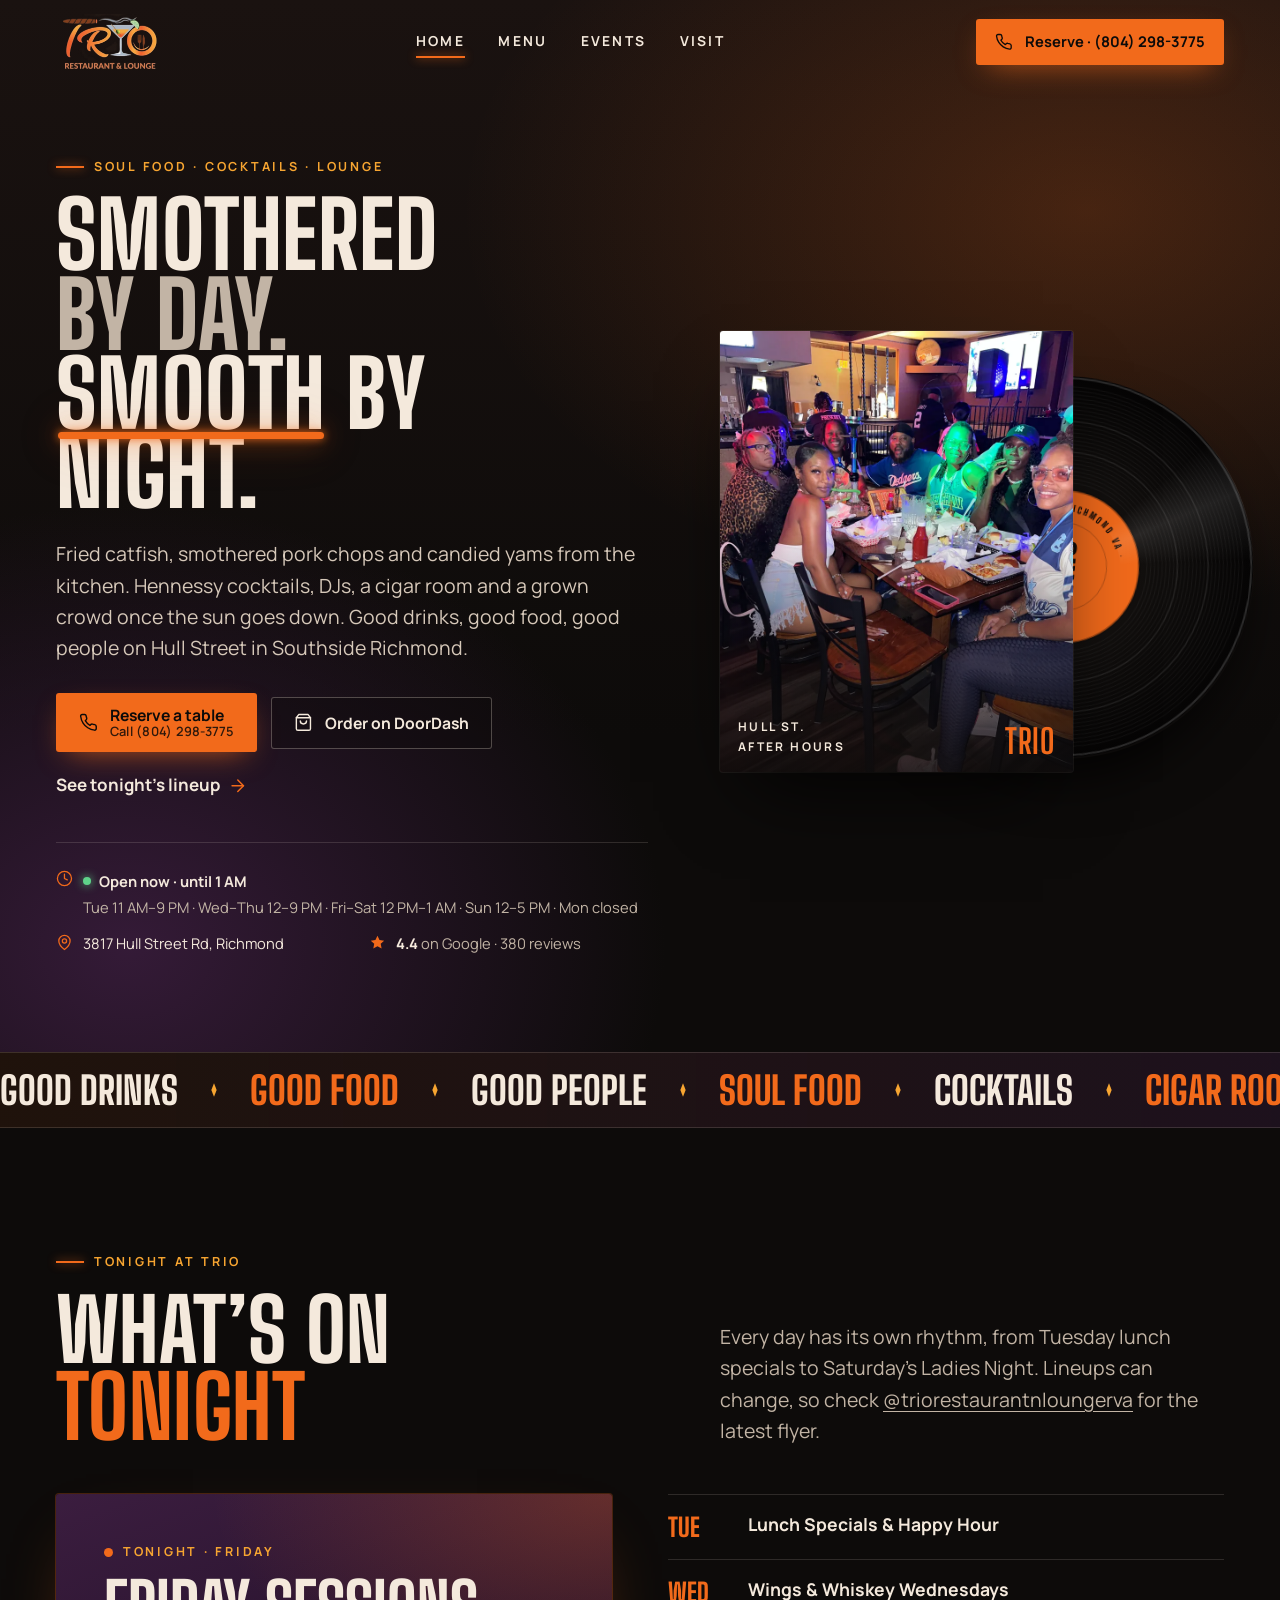
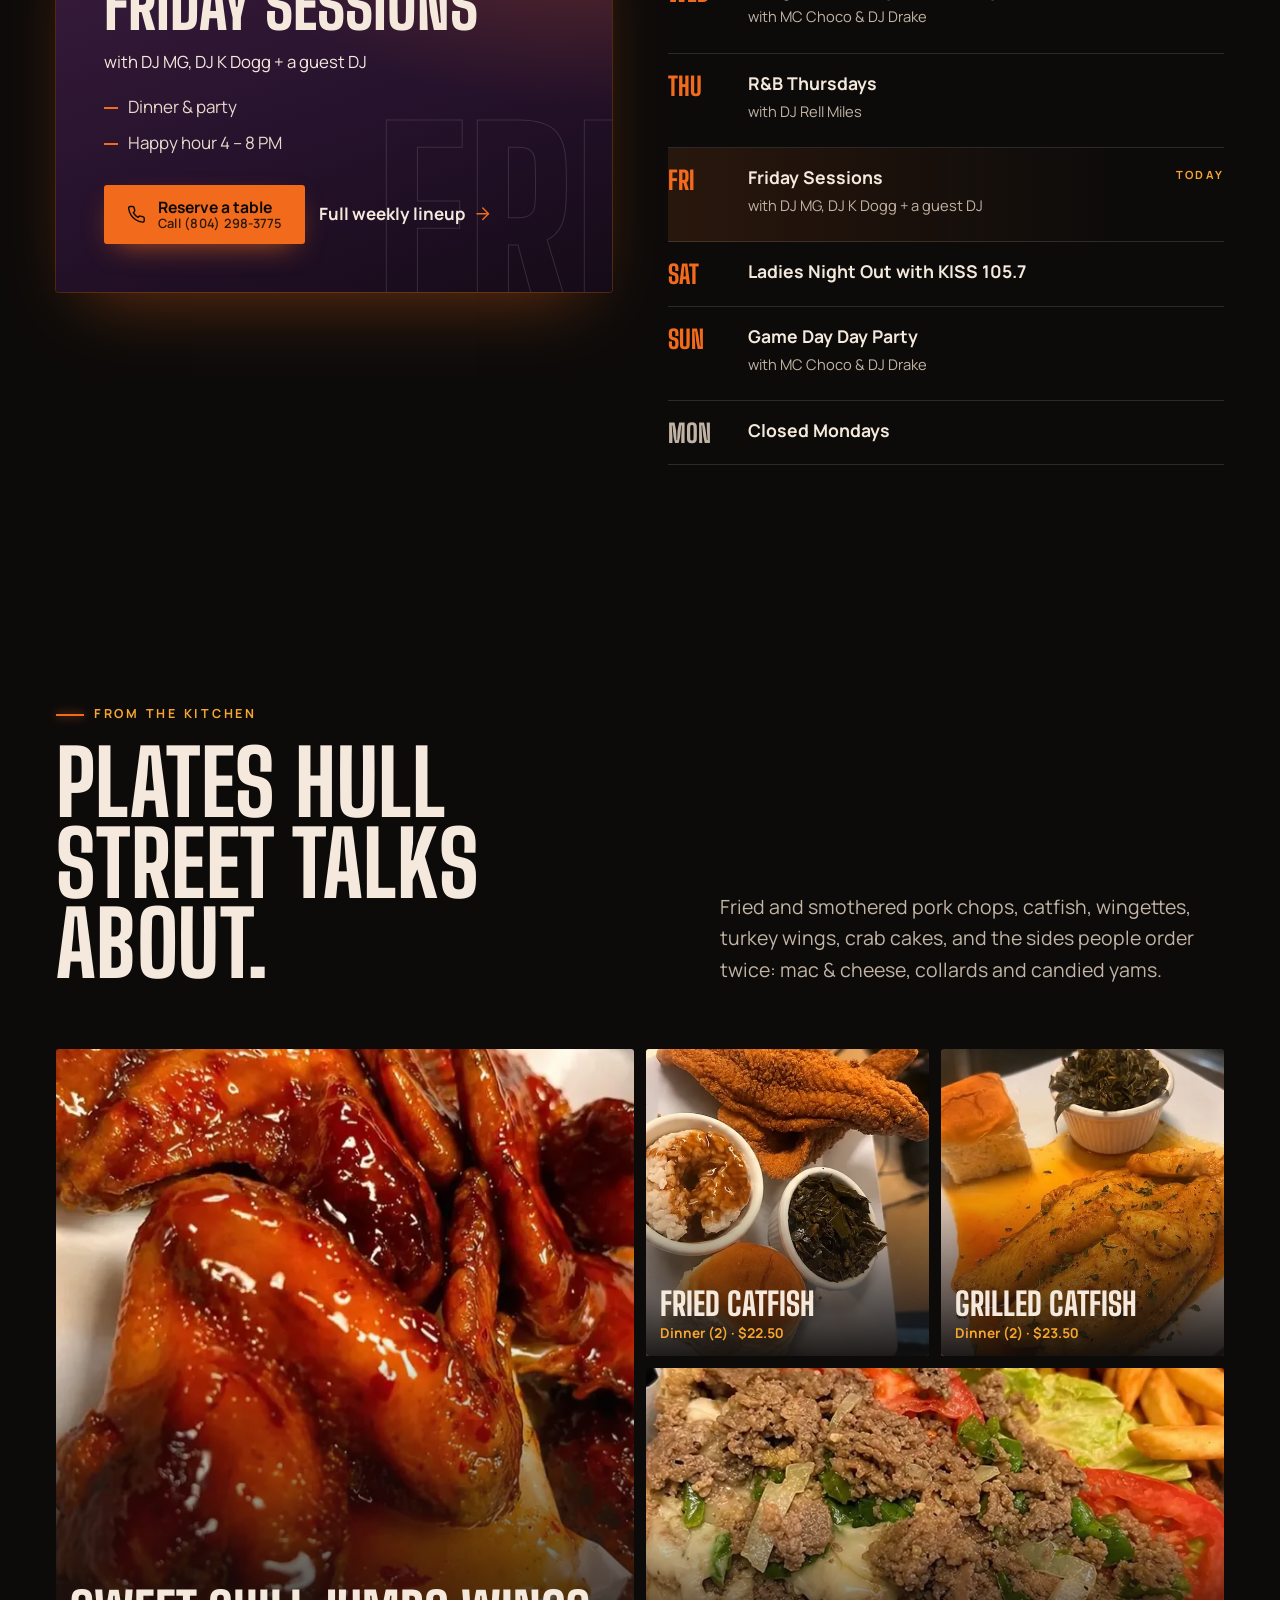
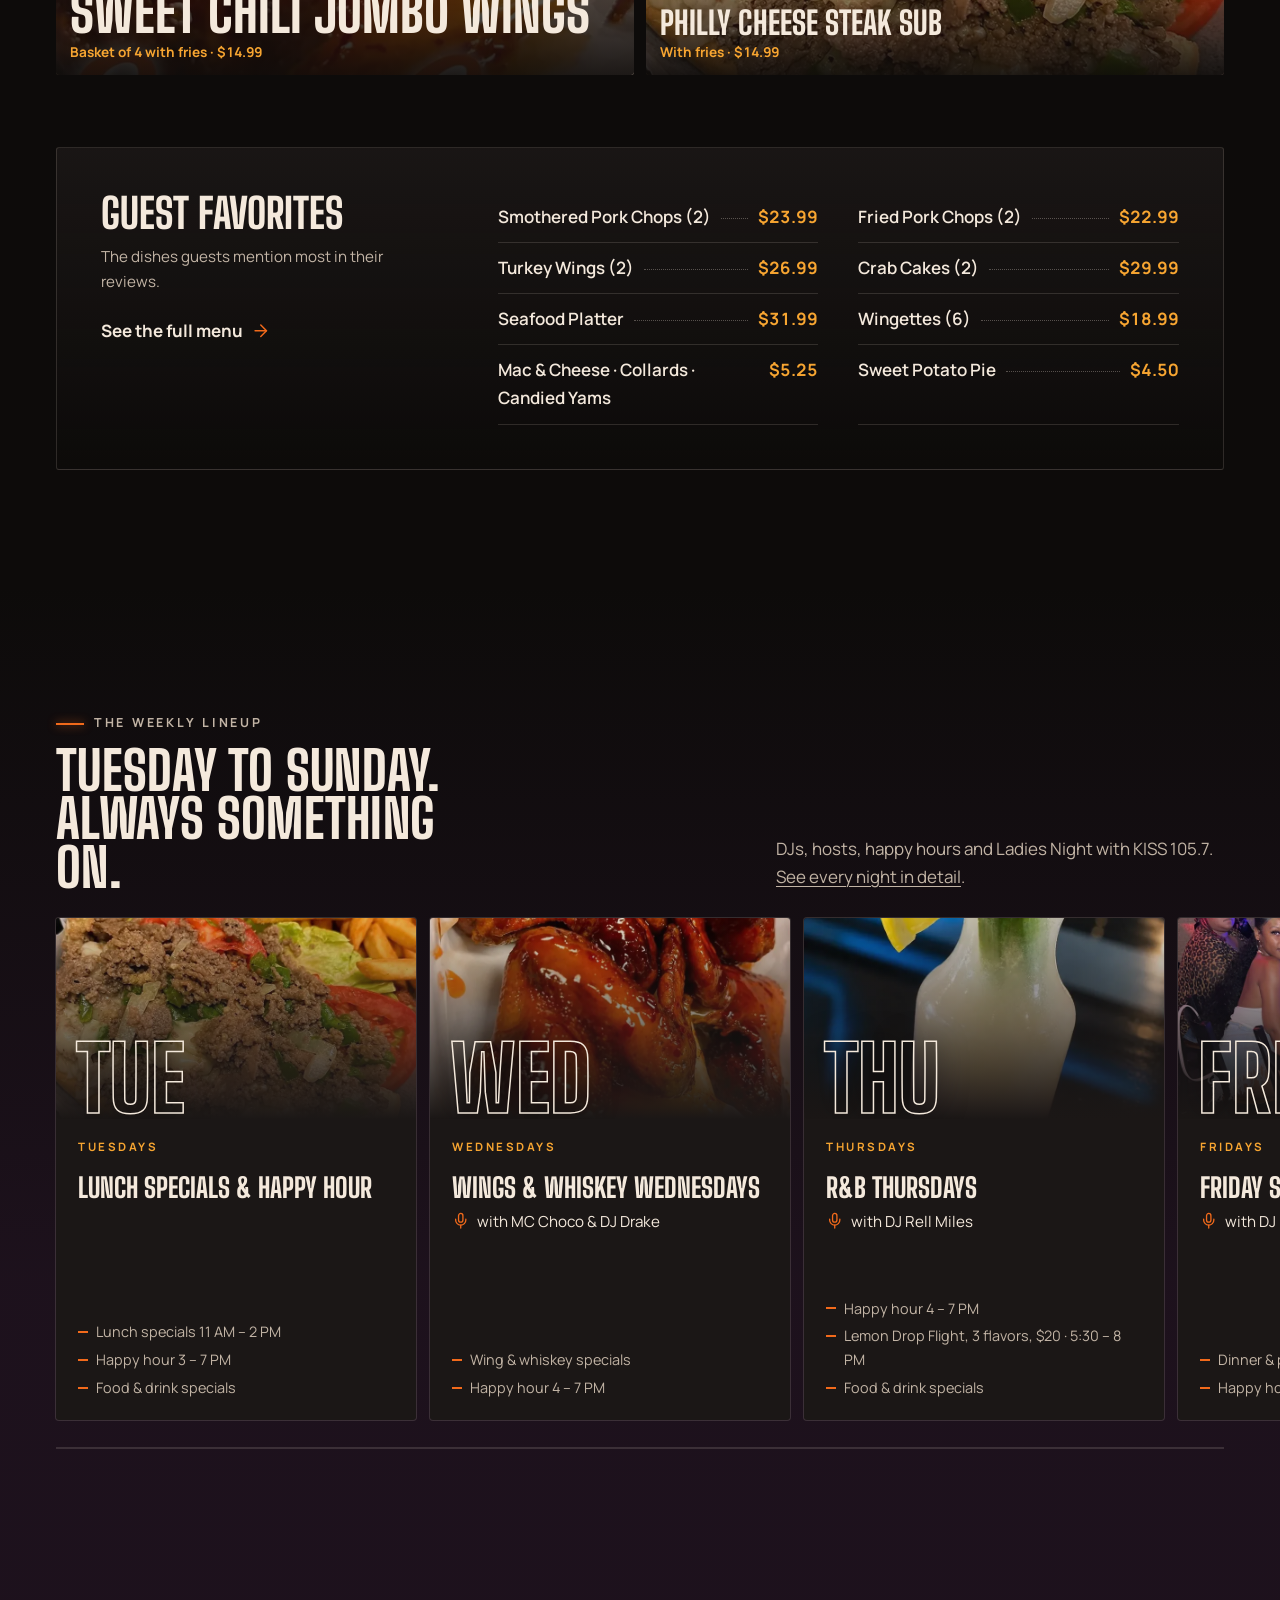
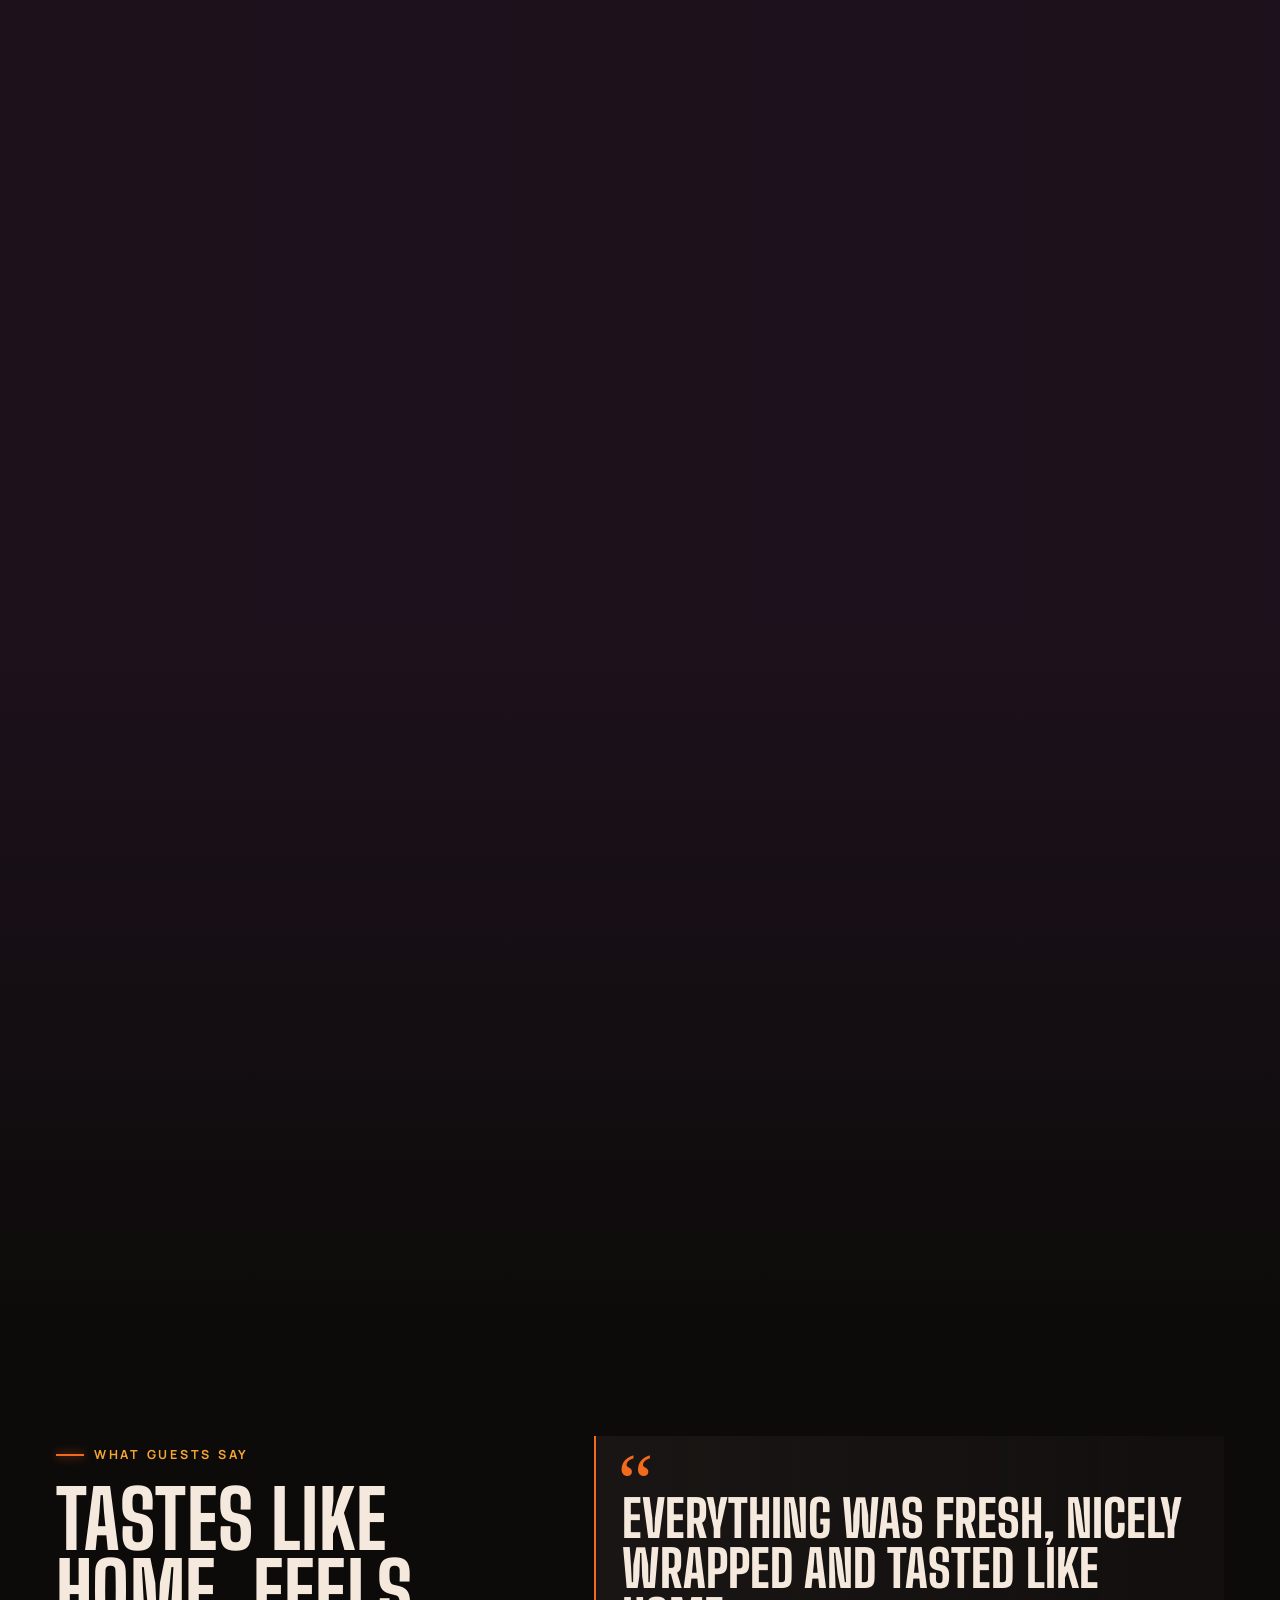
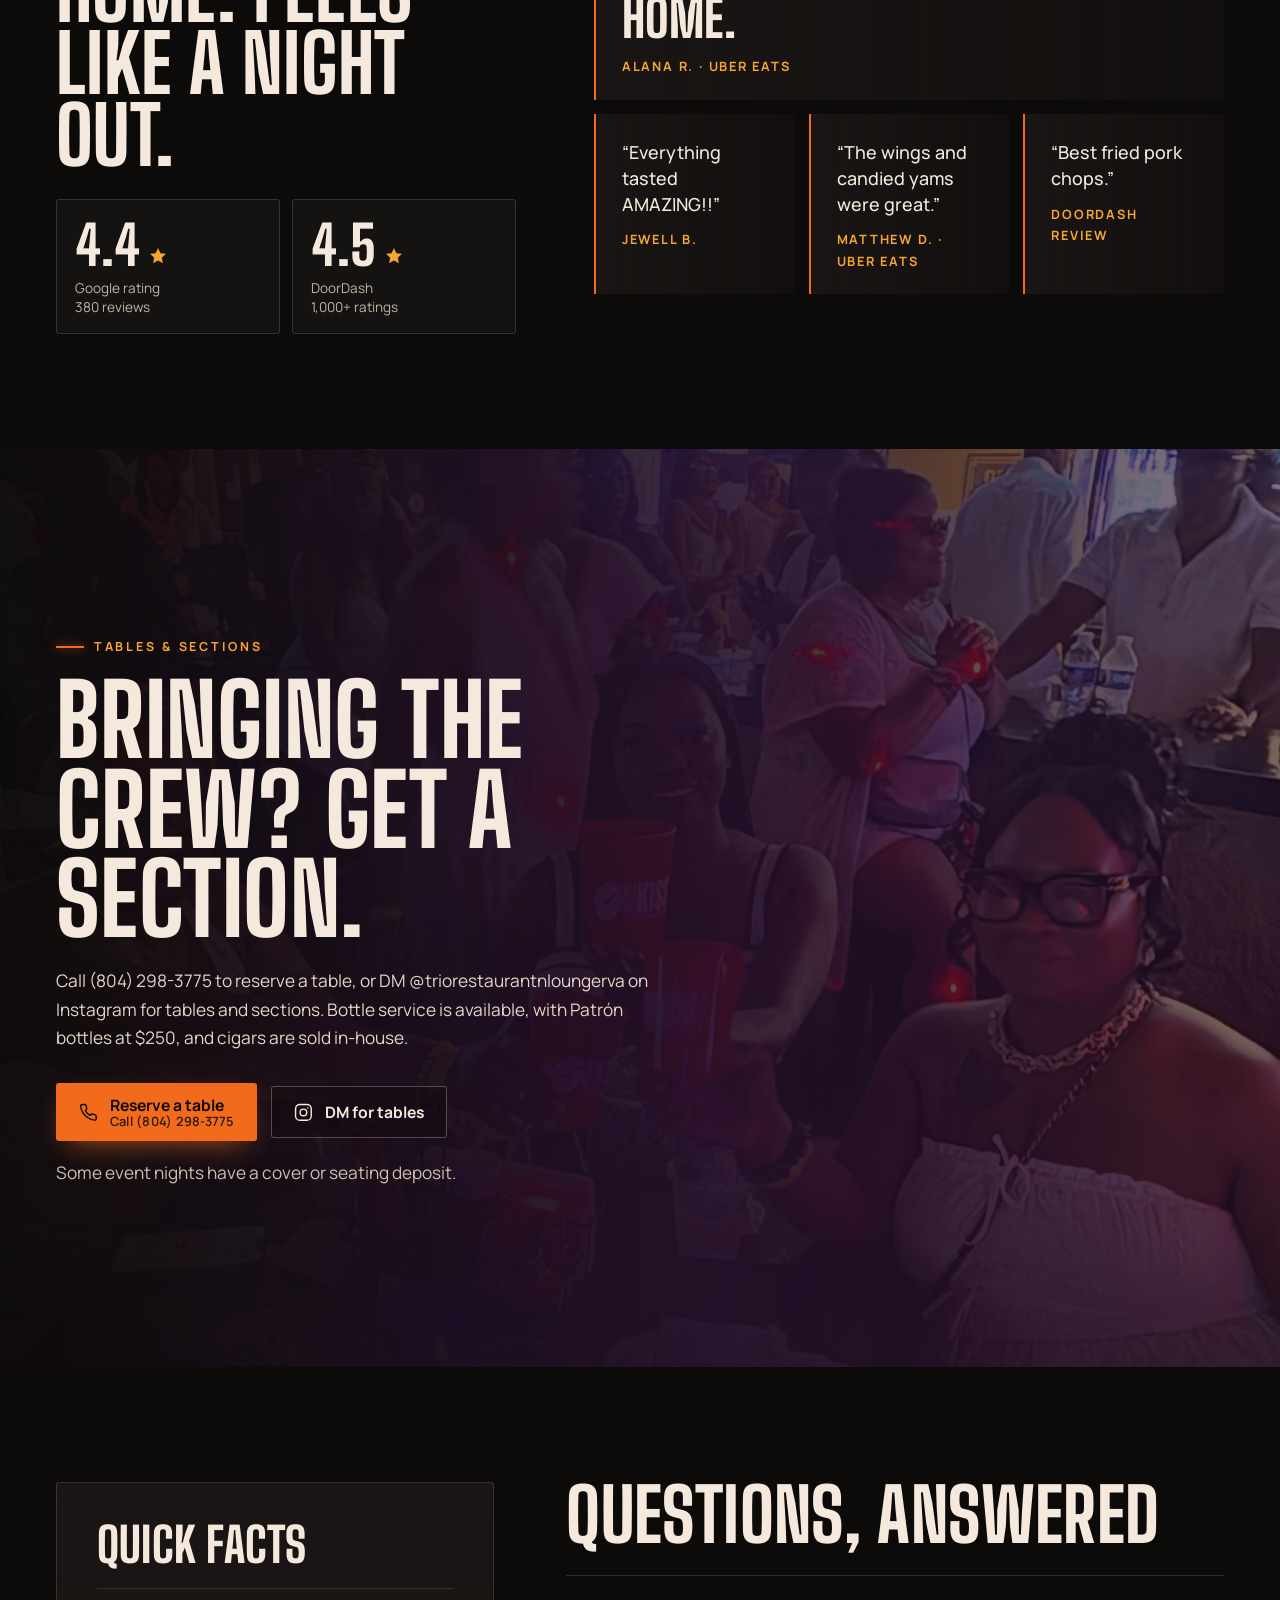
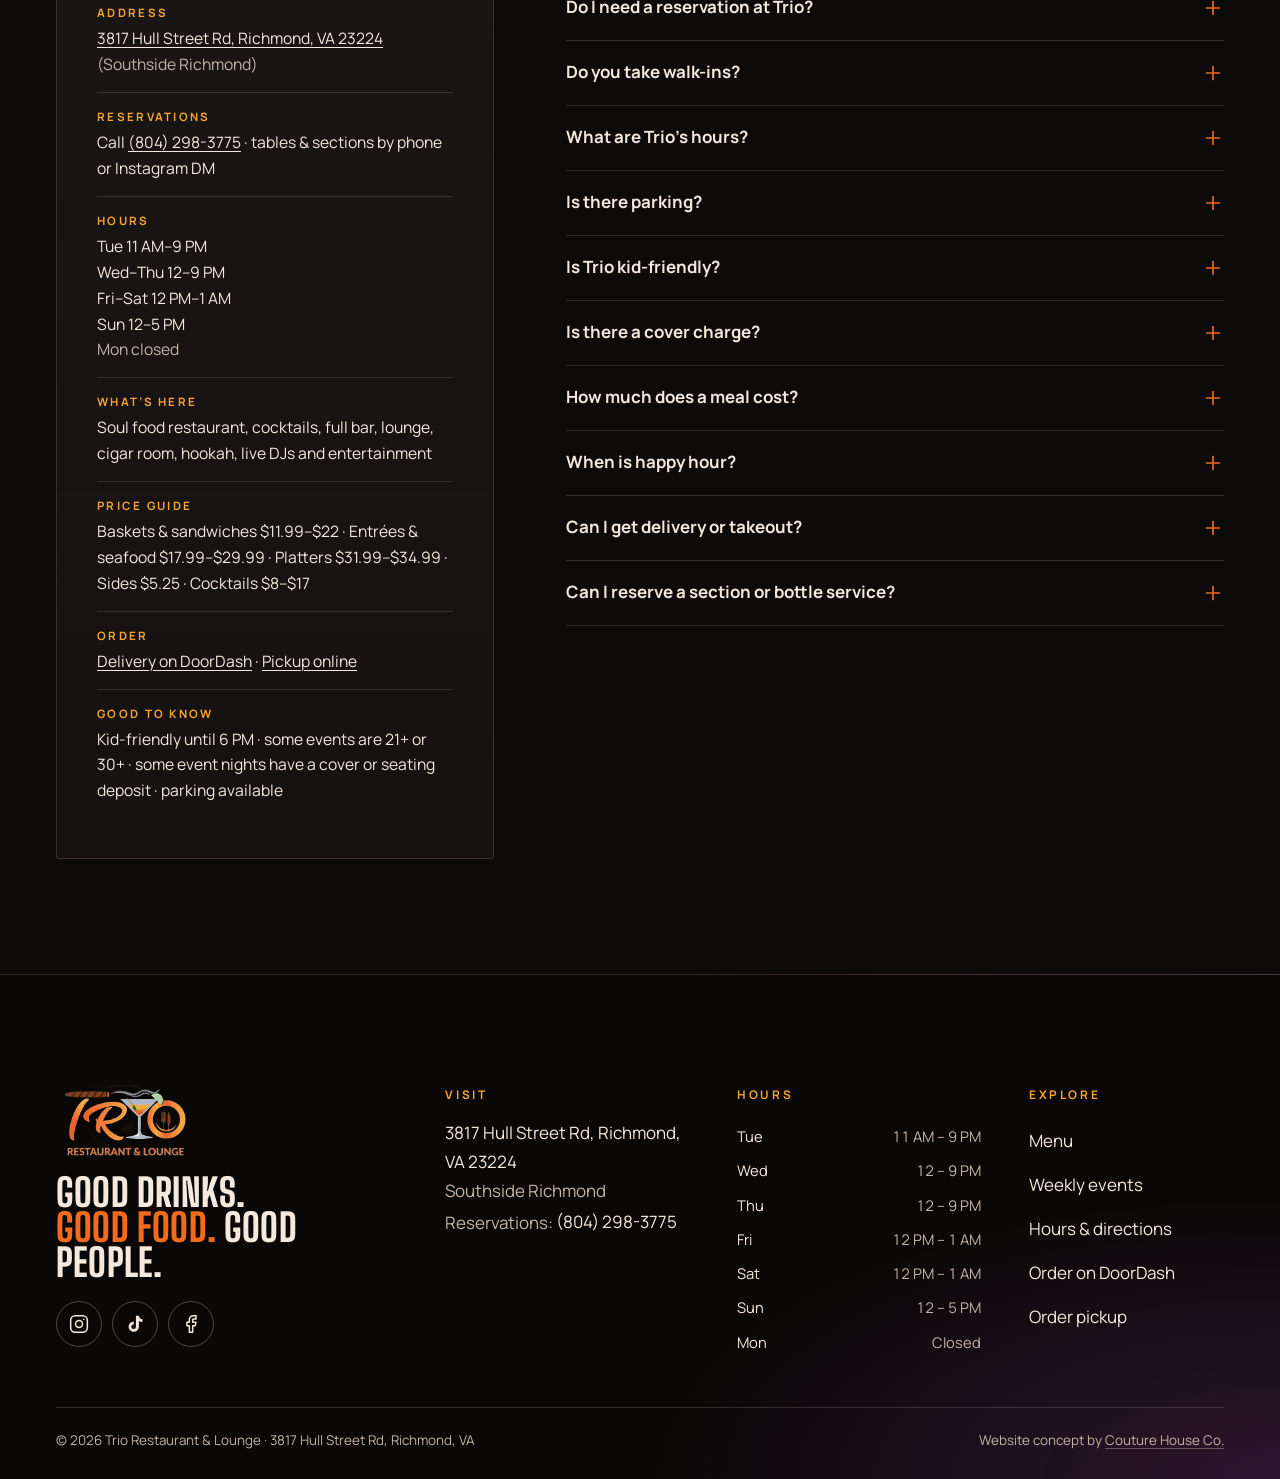
<file: index.html>
<!doctype html>
<html lang="en">
<head>
<meta charset="utf-8">
<meta name="viewport" content="width=device-width, initial-scale=1, viewport-fit=cover">
<title>Trio Restaurant &amp; Lounge | Soul Food Lounge, Richmond, VA</title>
<meta name="description" content="Soul food by day, lounge by night on Hull Street Rd. Fried catfish, smothered chops, Hennessy cocktails, DJs &amp; a cigar room in Richmond, VA.">
<link rel="canonical" href="https://trio-restaurant-lounge-website.netlify.app/">
<meta name="robots" content="index, follow, max-image-preview:large">
<meta name="theme-color" content="#0d0b0a">
<meta name="color-scheme" content="dark">
<meta property="og:type" content="restaurant">
<meta property="og:site_name" content="Trio Restaurant &amp; Lounge">
<meta property="og:title" content="Trio Restaurant &amp; Lounge | Soul Food Lounge, Richmond, VA">
<meta property="og:description" content="Soul food by day, lounge by night on Hull Street Rd. Fried catfish, smothered chops, Hennessy cocktails, DJs &amp; a cigar room in Richmond, VA.">
<meta property="og:url" content="https://trio-restaurant-lounge-website.netlify.app/">
<meta property="og:image" content="https://trio-restaurant-lounge-website.netlify.app/assets/img/og.jpg">
<meta property="og:image:width" content="1200">
<meta property="og:image:height" content="630">
<meta property="og:image:alt" content="Trio Restaurant &amp; Lounge logo over a packed lounge on Hull Street Rd, Richmond">
<meta property="og:locale" content="en_US">
<meta name="twitter:card" content="summary_large_image">
<meta name="twitter:title" content="Trio Restaurant &amp; Lounge | Soul Food Lounge, Richmond, VA">
<meta name="twitter:description" content="Soul food by day, lounge by night on Hull Street Rd. Fried catfish, smothered chops, Hennessy cocktails, DJs &amp; a cigar room in Richmond, VA.">
<meta name="twitter:image" content="https://trio-restaurant-lounge-website.netlify.app/assets/img/og.jpg">
<link rel="icon" href="assets/img/favicon.svg" type="image/svg+xml">
<link rel="icon" href="assets/img/favicon-32.png" sizes="32x32" type="image/png">
<link rel="apple-touch-icon" href="assets/img/apple-touch-icon.png">
<link rel="manifest" href="site.webmanifest">
<link rel="preload" href="assets/fonts/big-shoulders-display-latin-700-normal.woff2" as="font" type="font/woff2" crossorigin>
<link rel="stylesheet" href="assets/css/fonts.css?v=20260930b">
<link rel="stylesheet" href="assets/css/site.css?v=20260930b">
<script>document.documentElement.classList.add('js');</script>
<script src="assets/js/site.js" defer></script>
<script type="application/ld+json">{"@context":"https://schema.org","@type":"Restaurant","additionalType":"https://schema.org/BarOrPub","@id":"https://trio-restaurant-lounge-website.netlify.app/#restaurant","name":"Trio Restaurant & Lounge","alternateName":"TRiO","description":"Soul food restaurant, cocktail bar and lounge on Hull Street Rd in Southside Richmond, VA, with a cigar room, live DJs and weekly events.","url":"https://trio-restaurant-lounge-website.netlify.app/","logo":"https://trio-restaurant-lounge-website.netlify.app/assets/img/logo-trio.webp","image":["https://trio-restaurant-lounge-website.netlify.app/assets/img/og.jpg","https://trio-restaurant-lounge-website.netlify.app/assets/img/lounge-crowd.webp","https://trio-restaurant-lounge-website.netlify.app/assets/img/plate-catfish-fried.webp"],"telephone":"+1-804-298-3775","address":{"@type":"PostalAddress","streetAddress":"3817 Hull Street Rd","addressLocality":"Richmond","addressRegion":"VA","postalCode":"23224","addressCountry":"US"},"areaServed":[{"@type":"City","name":"Richmond, VA"},{"@type":"Place","name":"Southside Richmond"}],"openingHoursSpecification":[{"@type":"OpeningHoursSpecification","dayOfWeek":"https://schema.org/Tuesday","opens":"11:00","closes":"21:00"},{"@type":"OpeningHoursSpecification","dayOfWeek":["https://schema.org/Wednesday","https://schema.org/Thursday"],"opens":"12:00","closes":"21:00"},{"@type":"OpeningHoursSpecification","dayOfWeek":["https://schema.org/Friday","https://schema.org/Saturday"],"opens":"12:00","closes":"01:00"},{"@type":"OpeningHoursSpecification","dayOfWeek":"https://schema.org/Sunday","opens":"12:00","closes":"17:00"}],"servesCuisine":["Soul Food","Southern","Seafood"],"priceRange":"$11–$35","acceptsReservations":true,"hasMenu":"https://trio-restaurant-lounge-website.netlify.app/menu.html","sameAs":["https://www.instagram.com/triorestaurantnloungerva/","https://www.tiktok.com/@triorva7","https://www.facebook.com/p/TRIO-Restaurant-Lounge-100068865251230/"],"amenityFeature":[{"@type":"LocationFeatureSpecification","name":"Full bar","value":true},{"@type":"LocationFeatureSpecification","name":"Cigar room","value":true},{"@type":"LocationFeatureSpecification","name":"Live DJs and entertainment","value":true},{"@type":"LocationFeatureSpecification","name":"Parking available","value":true}],"potentialAction":{"@type":"OrderAction","target":{"@type":"EntryPoint","urlTemplate":"https://www.doordash.com/store/trio-restaurant-&-lounge-richmond-1803823/","actionPlatform":["https://schema.org/DesktopWebPlatform","https://schema.org/MobileWebPlatform"]},"deliveryMethod":"https://purl.org/goodrelations/v1#DeliveryModeOwnFleet"},"aggregateRating":{"@type":"AggregateRating","ratingValue":"4.4","reviewCount":"380","bestRating":"5","worstRating":"1"}}</script>
<script type="application/ld+json">{"@context":"https://schema.org","@type":"WebSite","@id":"https://trio-restaurant-lounge-website.netlify.app/#website","url":"https://trio-restaurant-lounge-website.netlify.app/","name":"Trio Restaurant & Lounge","inLanguage":"en-US","publisher":{"@id":"https://trio-restaurant-lounge-website.netlify.app/#restaurant"}}</script>
<script type="application/ld+json">{"@context":"https://schema.org","@type":"FAQPage","mainEntity":[{"@type":"Question","name":"Do I need a reservation at Trio?","acceptedAnswer":{"@type":"Answer","text":"Reservations are taken by phone at (804) 298-3775. They are the best way to lock in a table on busy event nights, and tables and sections can also be requested by Instagram DM."}},{"@type":"Question","name":"Do you take walk-ins?","acceptedAnswer":{"@type":"Answer","text":"Yes. Walk in any time during regular hours. On Friday and Saturday event nights, calling ahead is the safest way to get a seat."}},{"@type":"Question","name":"What are Trio’s hours?","acceptedAnswer":{"@type":"Answer","text":"Tuesday 11 AM–9 PM, Wednesday and Thursday 12–9 PM, Friday and Saturday 12 PM–1 AM, and Sunday 12–5 PM. Trio is closed on Mondays."}},{"@type":"Question","name":"Is there parking?","acceptedAnswer":{"@type":"Answer","text":"Yes, parking is available at the restaurant at 3817 Hull Street Rd."}},{"@type":"Question","name":"Is Trio kid-friendly?","acceptedAnswer":{"@type":"Answer","text":"Yes, until 6 PM, with a kids menu of tenders, wingettes and shrimp from $10.99. After that it’s a grown-folks lounge, and some events are 21+ or 30+."}},{"@type":"Question","name":"Is there a cover charge?","acceptedAnswer":{"@type":"Answer","text":"Some event nights have a cover or a seating deposit. Call or check Trio’s Instagram for the night you’re planning."}},{"@type":"Question","name":"How much does a meal cost?","acceptedAnswer":{"@type":"Answer","text":"Baskets and sandwiches with fries run $11.99–$22, entrées and seafood dinners $17.99–$29.99, and Trio platters $31.99–$34.99. Sides are $5.25 and signature cocktails $8–$17."}},{"@type":"Question","name":"When is happy hour?","acceptedAnswer":{"@type":"Answer","text":"Tuesday 3–7 PM, Wednesday and Thursday 4–7 PM, and Friday 4–8 PM, with food and drink specials."}},{"@type":"Question","name":"Can I get delivery or takeout?","acceptedAnswer":{"@type":"Answer","text":"Yes. Order delivery on DoorDash, or order pickup online through Trio’s Toast page."}},{"@type":"Question","name":"Can I reserve a section or bottle service?","acceptedAnswer":{"@type":"Answer","text":"Yes. Tables and sections can be reserved by calling (804) 298-3775 or sending a DM to @triorestaurantnloungerva on Instagram. Bottle service is available, with Patrón bottles at $250."}}]}</script>
</head>
<body>
<a class="skip-link" href="#main">Skip to content</a>
<div class="smoke" aria-hidden="true"></div>
<header class="site-header">
  <div class="wrap header-inner">
    <a class="brand" href="index.html" aria-label="Trio Restaurant &amp; Lounge, home">
      <img src="assets/img/logo-trio-alpha.webp" width="432" height="223" alt="Trio Restaurant &amp; Lounge">
    </a>
    <nav id="site-nav" class="site-nav" aria-label="Main">
      <ul>
        <li><a href="index.html" aria-current="page">Home<span>Soul food & lounge</span></a></li><li><a href="menu.html">Menu<span>Plates & drinks</span></a></li><li><a href="events.html">Events<span>Weekly lineup</span></a></li><li><a href="visit.html">Visit<span>Hours & directions</span></a></li>
      </ul>
      <div class="nav-extra">
        <a class="btn btn--ember" href="tel:+18042983775"><svg class="icon" viewBox="0 0 24 24" aria-hidden="true" focusable="false"><path d="M22 16.9v3a2 2 0 0 1-2.2 2 19.8 19.8 0 0 1-8.6-3.1 19.5 19.5 0 0 1-6-6A19.8 19.8 0 0 1 2.1 4.2 2 2 0 0 1 4.1 2h3a2 2 0 0 1 2 1.7c.1.9.4 1.8.7 2.7a2 2 0 0 1-.5 2.1L8 9.8a16 16 0 0 0 6 6l1.3-1.3a2 2 0 0 1 2.1-.4c.9.3 1.8.6 2.7.7a2 2 0 0 1 1.7 2z"/></svg><span class="btn-stack">Reserve a table<small>Call (804) 298-3775</small></span></a>
        <a class="btn btn--ghost" href="https://www.doordash.com/store/trio-restaurant-&-lounge-richmond-1803823/" rel="noopener" target="_blank"><svg class="icon" viewBox="0 0 24 24" aria-hidden="true" focusable="false"><path d="M6 2 3 6v14a2 2 0 0 0 2 2h14a2 2 0 0 0 2-2V6l-3-4z"/><path d="M3 6h18"/><path d="M16 10a4 4 0 0 1-8 0"/></svg>Order delivery on DoorDash</a>
        <a class="btn btn--ghost" href="https://www.instagram.com/triorestaurantnloungerva/" rel="noopener" target="_blank"><svg class="icon" viewBox="0 0 24 24" aria-hidden="true" focusable="false"><rect x="2" y="2" width="20" height="20" rx="5.5"/><circle cx="12" cy="12" r="4.2"/><circle cx="17.6" cy="6.4" r="1" fill="currentColor" stroke="none"/></svg>Follow @triorestaurantnloungerva</a>
      </div>
    </nav>
    <div class="header-actions">
      <a class="btn btn--ember header-cta" href="tel:+18042983775"><svg class="icon" viewBox="0 0 24 24" aria-hidden="true" focusable="false"><path d="M22 16.9v3a2 2 0 0 1-2.2 2 19.8 19.8 0 0 1-8.6-3.1 19.5 19.5 0 0 1-6-6A19.8 19.8 0 0 1 2.1 4.2 2 2 0 0 1 4.1 2h3a2 2 0 0 1 2 1.7c.1.9.4 1.8.7 2.7a2 2 0 0 1-.5 2.1L8 9.8a16 16 0 0 0 6 6l1.3-1.3a2 2 0 0 1 2.1-.4c.9.3 1.8.6 2.7.7a2 2 0 0 1 1.7 2z"/></svg>Reserve · (804) 298-3775</a>
      <button class="nav-toggle" type="button" aria-expanded="false" aria-controls="site-nav" aria-label="Open menu">
        <svg class="icon icon-menu" viewBox="0 0 24 24" aria-hidden="true" focusable="false"><path d="M4 7h16"/><path d="M4 12h16"/><path d="M4 17h10"/></svg><svg class="icon icon-close" viewBox="0 0 24 24" aria-hidden="true" focusable="false"><path d="M18 6 6 18"/><path d="m6 6 12 12"/></svg><span>Menu</span>
      </button>
    </div>
  </div>
</header>
<main id="main">
<section class="hero" aria-labelledby="hero-title">
  <div class="wrap hero-grid">
    <div class="hero-copy">
      <p class="eyebrow">Soul food · Cocktails · Lounge</p>
      <h1 id="hero-title" class="display hero-title"><span class="line">Smothered</span><span class="line line--dim">by day.</span><span class="line"><span class="neon">Smooth</span> by night.</span></h1>
      <p class="lede">Fried catfish, smothered pork chops and candied yams from the kitchen. Hennessy cocktails, DJs, a cigar room and a grown crowd once the sun goes down. Good drinks, good food, good people on Hull Street in Southside Richmond.</p>
      <div class="cta-row">
        <a class="btn btn--ember " href="tel:+18042983775"><svg class="icon" viewBox="0 0 24 24" aria-hidden="true" focusable="false"><path d="M22 16.9v3a2 2 0 0 1-2.2 2 19.8 19.8 0 0 1-8.6-3.1 19.5 19.5 0 0 1-6-6A19.8 19.8 0 0 1 2.1 4.2 2 2 0 0 1 4.1 2h3a2 2 0 0 1 2 1.7c.1.9.4 1.8.7 2.7a2 2 0 0 1-.5 2.1L8 9.8a16 16 0 0 0 6 6l1.3-1.3a2 2 0 0 1 2.1-.4c.9.3 1.8.6 2.7.7a2 2 0 0 1 1.7 2z"/></svg><span class="btn-stack">Reserve a table<small>Call (804) 298-3775</small></span></a>
        <a class="btn btn--ghost" href="https://www.doordash.com/store/trio-restaurant-&-lounge-richmond-1803823/" rel="noopener" target="_blank"><svg class="icon" viewBox="0 0 24 24" aria-hidden="true" focusable="false"><path d="M6 2 3 6v14a2 2 0 0 0 2 2h14a2 2 0 0 0 2-2V6l-3-4z"/><path d="M3 6h18"/><path d="M16 10a4 4 0 0 1-8 0"/></svg>Order on DoorDash</a>
        <a class="text-link" href="#tonight">See tonight’s lineup<svg class="icon" viewBox="0 0 24 24" aria-hidden="true" focusable="false"><path d="M5 12h14"/><path d="m12 5 7 7-7 7"/></svg></a>
      </div>
      <ul class="hero-meta">
        <li><svg class="icon" viewBox="0 0 24 24" aria-hidden="true" focusable="false"><circle cx="12" cy="12" r="10"/><path d="M12 6v6l4 2"/></svg><span><span class="open-status" data-open-status hidden></span> <span class="hero-hours">Tue 11 AM–9 PM · Wed–Thu 12–9 PM · Fri–Sat 12 PM–1 AM · Sun 12–5 PM · Mon closed</span></span></li>
        <li><svg class="icon" viewBox="0 0 24 24" aria-hidden="true" focusable="false"><path d="M20 10c0 6-8 12-8 12s-8-6-8-12a8 8 0 0 1 16 0z"/><circle cx="12" cy="10" r="3"/></svg><a href="https://www.google.com/maps/search/?api=1&query=Trio+Restaurant+%26+Lounge+3817+Hull+Street+Rd+Richmond+VA+23224" rel="noopener" target="_blank">3817 Hull Street Rd, Richmond</a></li>
        <li><svg class="icon icon--fill" viewBox="0 0 24 24" aria-hidden="true" focusable="false"><path d="M12 2.5l2.9 6.1 6.6.8-4.9 4.6 1.3 6.6L12 17.3l-5.9 3.3 1.3-6.6L2.5 9.4l6.6-.8z"/></svg><span><strong>4.4</strong> on Google · 380 reviews</span></li>
      </ul>
    </div>
    <div class="hero-visual">
      <div class="vinyl" aria-hidden="true">
  <svg class="vinyl-disc" data-vinyl viewBox="0 0 400 400" focusable="false">
    <defs>
      <radialGradient id="hv-g" cx="50%" cy="50%" r="50%">
        <stop offset="0" stop-color="#1c1816"/><stop offset="0.6" stop-color="#0e0c0b"/><stop offset="1" stop-color="#050404"/>
      </radialGradient>
      <path id="hv-ring" d="M200,200 m-58,0 a58,58 0 1,1 116,0 a58,58 0 1,1 -116,0"/>
    </defs>
    <circle cx="200" cy="200" r="199" fill="url(#hv-g)"/>
    <circle cx="200" cy="200" r="197" fill="none" stroke="rgba(255,255,255,.16)" stroke-width="2"/>
    <circle cx="200" cy="200" r="188" fill="none" stroke="rgba(255,255,255,0.05)" stroke-width="1"/><circle cx="200" cy="200" r="184" fill="none" stroke="rgba(255,255,255,0.05)" stroke-width="1"/><circle cx="200" cy="200" r="180" fill="none" stroke="rgba(255,255,255,0.05)" stroke-width="1"/><circle cx="200" cy="200" r="176" fill="none" stroke="rgba(255,255,255,0.05)" stroke-width="1"/><circle cx="200" cy="200" r="172" fill="none" stroke="rgba(255,255,255,0.05)" stroke-width="1"/><circle cx="200" cy="200" r="168" fill="none" stroke="rgba(255,255,255,0.05)" stroke-width="1"/><circle cx="200" cy="200" r="164" fill="none" stroke="rgba(255,255,255,0.05)" stroke-width="1"/><circle cx="200" cy="200" r="160" fill="none" stroke="rgba(255,255,255,0.05)" stroke-width="1"/><circle cx="200" cy="200" r="156" fill="none" stroke="rgba(255,255,255,0.05)" stroke-width="1"/><circle cx="200" cy="200" r="152" fill="none" stroke="rgba(255,255,255,0.1)" stroke-width="1.4"/><circle cx="200" cy="200" r="148" fill="none" stroke="rgba(255,255,255,0.05)" stroke-width="1"/><circle cx="200" cy="200" r="144" fill="none" stroke="rgba(255,255,255,0.05)" stroke-width="1"/><circle cx="200" cy="200" r="140" fill="none" stroke="rgba(255,255,255,0.05)" stroke-width="1"/><circle cx="200" cy="200" r="136" fill="none" stroke="rgba(255,255,255,0.05)" stroke-width="1"/><circle cx="200" cy="200" r="132" fill="none" stroke="rgba(255,255,255,0.05)" stroke-width="1"/><circle cx="200" cy="200" r="128" fill="none" stroke="rgba(255,255,255,0.05)" stroke-width="1"/><circle cx="200" cy="200" r="124" fill="none" stroke="rgba(255,255,255,0.05)" stroke-width="1"/><circle cx="200" cy="200" r="120" fill="none" stroke="rgba(255,255,255,0.1)" stroke-width="1.4"/><circle cx="200" cy="200" r="116" fill="none" stroke="rgba(255,255,255,0.05)" stroke-width="1"/><circle cx="200" cy="200" r="112" fill="none" stroke="rgba(255,255,255,0.05)" stroke-width="1"/><circle cx="200" cy="200" r="108" fill="none" stroke="rgba(255,255,255,0.05)" stroke-width="1"/><circle cx="200" cy="200" r="104" fill="none" stroke="rgba(255,255,255,0.05)" stroke-width="1"/><circle cx="200" cy="200" r="100" fill="none" stroke="rgba(255,255,255,0.05)" stroke-width="1"/><circle cx="200" cy="200" r="96" fill="none" stroke="rgba(255,255,255,0.05)" stroke-width="1"/><circle cx="200" cy="200" r="92" fill="none" stroke="rgba(255,255,255,0.05)" stroke-width="1"/><circle cx="200" cy="200" r="88" fill="none" stroke="rgba(255,255,255,0.05)" stroke-width="1"/>
    <circle cx="200" cy="200" r="80" fill="#f26a1b"/>
    <circle cx="200" cy="200" r="80" fill="none" stroke="#0d0b0a" stroke-opacity=".35" stroke-width="3"/>
    <circle cx="200" cy="200" r="46" fill="none" stroke="#0d0b0a" stroke-opacity=".25" stroke-width="1"/>
    <text class="vinyl-label-text" font-size="9.5" letter-spacing="2.4" fill="#0d0b0a"><textPath href="#hv-ring">SIDE A · HULL STREET SESSIONS · RICHMOND VA ·</textPath></text>
    <text class="vinyl-label-text" x="200" y="213" text-anchor="middle" font-size="38" fill="#0d0b0a">TRiO</text>
    <rect x="193" y="165" width="14" height="3" rx="1.5" fill="#f7a531"/>
    <circle cx="200" cy="200" r="5" fill="#0d0b0a"/>
  </svg>
  <div class="vinyl-sheen"></div>
</div>
      <figure class="sleeve">
        <img src="assets/img/lounge-crowd.webp" srcset="assets/img/lounge-crowd-800.webp 800w, assets/img/lounge-crowd.webp 1600w" sizes="(min-width: 960px) 40vw, 80vw" width="1600" height="2133" alt="Friends in football jerseys gathered around a table inside Trio’s lounge, lit in blue and warm amber" fetchpriority="high" decoding="async">
        <figcaption><span>Hull St.<br>After hours</span><b>TRiO</b></figcaption>
      </figure>
    </div>
  </div>
</section>

<div class="ticker">
  <p class="sr-only">Good drinks, good food, good people: soul food, cocktails, cigar room, hookah, live DJs and happy hour on Hull Street.</p>
  <div class="ticker-track" aria-hidden="true"><div class="ticker-group"><span>Good drinks</span><svg viewBox="0 0 24 24" aria-hidden="true" class="icon--fill" fill="currentColor"><path d="M12 2l4 10-4 10-4-10z"/></svg><span>Good food</span><svg viewBox="0 0 24 24" aria-hidden="true" class="icon--fill" fill="currentColor"><path d="M12 2l4 10-4 10-4-10z"/></svg><span>Good people</span><svg viewBox="0 0 24 24" aria-hidden="true" class="icon--fill" fill="currentColor"><path d="M12 2l4 10-4 10-4-10z"/></svg><span>Soul food</span><svg viewBox="0 0 24 24" aria-hidden="true" class="icon--fill" fill="currentColor"><path d="M12 2l4 10-4 10-4-10z"/></svg><span>Cocktails</span><svg viewBox="0 0 24 24" aria-hidden="true" class="icon--fill" fill="currentColor"><path d="M12 2l4 10-4 10-4-10z"/></svg><span>Cigar room</span><svg viewBox="0 0 24 24" aria-hidden="true" class="icon--fill" fill="currentColor"><path d="M12 2l4 10-4 10-4-10z"/></svg><span>Hookah</span><svg viewBox="0 0 24 24" aria-hidden="true" class="icon--fill" fill="currentColor"><path d="M12 2l4 10-4 10-4-10z"/></svg><span>Live DJs</span><svg viewBox="0 0 24 24" aria-hidden="true" class="icon--fill" fill="currentColor"><path d="M12 2l4 10-4 10-4-10z"/></svg><span>Happy hour</span><svg viewBox="0 0 24 24" aria-hidden="true" class="icon--fill" fill="currentColor"><path d="M12 2l4 10-4 10-4-10z"/></svg><span>Hull Street</span><svg viewBox="0 0 24 24" aria-hidden="true" class="icon--fill" fill="currentColor"><path d="M12 2l4 10-4 10-4-10z"/></svg></div><div class="ticker-group"><span>Good drinks</span><svg viewBox="0 0 24 24" aria-hidden="true" class="icon--fill" fill="currentColor"><path d="M12 2l4 10-4 10-4-10z"/></svg><span>Good food</span><svg viewBox="0 0 24 24" aria-hidden="true" class="icon--fill" fill="currentColor"><path d="M12 2l4 10-4 10-4-10z"/></svg><span>Good people</span><svg viewBox="0 0 24 24" aria-hidden="true" class="icon--fill" fill="currentColor"><path d="M12 2l4 10-4 10-4-10z"/></svg><span>Soul food</span><svg viewBox="0 0 24 24" aria-hidden="true" class="icon--fill" fill="currentColor"><path d="M12 2l4 10-4 10-4-10z"/></svg><span>Cocktails</span><svg viewBox="0 0 24 24" aria-hidden="true" class="icon--fill" fill="currentColor"><path d="M12 2l4 10-4 10-4-10z"/></svg><span>Cigar room</span><svg viewBox="0 0 24 24" aria-hidden="true" class="icon--fill" fill="currentColor"><path d="M12 2l4 10-4 10-4-10z"/></svg><span>Hookah</span><svg viewBox="0 0 24 24" aria-hidden="true" class="icon--fill" fill="currentColor"><path d="M12 2l4 10-4 10-4-10z"/></svg><span>Live DJs</span><svg viewBox="0 0 24 24" aria-hidden="true" class="icon--fill" fill="currentColor"><path d="M12 2l4 10-4 10-4-10z"/></svg><span>Happy hour</span><svg viewBox="0 0 24 24" aria-hidden="true" class="icon--fill" fill="currentColor"><path d="M12 2l4 10-4 10-4-10z"/></svg><span>Hull Street</span><svg viewBox="0 0 24 24" aria-hidden="true" class="icon--fill" fill="currentColor"><path d="M12 2l4 10-4 10-4-10z"/></svg></div></div>
</div>

<section class="tonight section" id="tonight" aria-labelledby="tonight-title">
  <div class="wrap tonight-grid no-feature">
    <div class="tonight-head reveal">
      <div>
        <p class="eyebrow">Tonight at Trio</p>
        <h2 class="display" id="tonight-title">What’s on <span class="tonight-when" data-tonight-label>this week</span></h2>
      </div>
      <p class="lede">Every day has its own rhythm, from Tuesday lunch specials to Saturday’s Ladies Night. Lineups can change, so check <a href="https://www.instagram.com/triorestaurantnloungerva/" rel="noopener" target="_blank">@triorestaurantnloungerva</a> for the latest flyer.</p>
    </div>
    <div class="tonight-feature reveal" data-tonight-feature hidden>
      <p class="tf-kicker"><span class="pulse" aria-hidden="true"></span><span data-tonight-kicker>Tonight</span></p>
      <div data-tonight-slot></div>
      <div class="cta-row">
        <a class="btn btn--ember " href="tel:+18042983775"><svg class="icon" viewBox="0 0 24 24" aria-hidden="true" focusable="false"><path d="M22 16.9v3a2 2 0 0 1-2.2 2 19.8 19.8 0 0 1-8.6-3.1 19.5 19.5 0 0 1-6-6A19.8 19.8 0 0 1 2.1 4.2 2 2 0 0 1 4.1 2h3a2 2 0 0 1 2 1.7c.1.9.4 1.8.7 2.7a2 2 0 0 1-.5 2.1L8 9.8a16 16 0 0 0 6 6l1.3-1.3a2 2 0 0 1 2.1-.4c.9.3 1.8.6 2.7.7a2 2 0 0 1 1.7 2z"/></svg><span class="btn-stack">Reserve a table<small>Call (804) 298-3775</small></span></a>
        <a class="text-link" href="events.html">Full weekly lineup<svg class="icon" viewBox="0 0 24 24" aria-hidden="true" focusable="false"><path d="M5 12h14"/><path d="m12 5 7 7-7 7"/></svg></a>
      </div>
    </div>
    <ol class="week-list reveal" data-week aria-label="This week at Trio">
      <li class="week-item" data-day="2">
          <span class="wk-day">Tue</span>
          <div class="wk-body">
            <h3 class="wk-title">Lunch Specials &amp; Happy Hour</h3>
            
            <ul class="wk-lines"><li>Lunch specials 11 AM – 2 PM</li><li>Happy hour 3 – 7 PM</li><li>Food &amp; drink specials</li></ul>
          </div>
        </li><li class="week-item" data-day="3">
          <span class="wk-day">Wed</span>
          <div class="wk-body">
            <h3 class="wk-title">Wings &amp; Whiskey Wednesdays</h3>
            <p class="wk-hosts">with MC Choco &amp; DJ Drake</p>
            <ul class="wk-lines"><li>Wing &amp; whiskey specials</li><li>Happy hour 4 – 7 PM</li></ul>
          </div>
        </li><li class="week-item" data-day="4">
          <span class="wk-day">Thu</span>
          <div class="wk-body">
            <h3 class="wk-title">R&amp;B Thursdays</h3>
            <p class="wk-hosts">with DJ Rell Miles</p>
            <ul class="wk-lines"><li>Happy hour 4 – 7 PM</li><li>Lemon Drop Flight, 3 flavors, $20 · 5:30 – 8 PM</li><li>Food &amp; drink specials</li></ul>
          </div>
        </li><li class="week-item" data-day="5">
          <span class="wk-day">Fri</span>
          <div class="wk-body">
            <h3 class="wk-title">Friday Sessions</h3>
            <p class="wk-hosts">with DJ MG, DJ K Dogg + a guest DJ</p>
            <ul class="wk-lines"><li>Dinner &amp; party</li><li>Happy hour 4 – 8 PM</li></ul>
          </div>
        </li><li class="week-item" data-day="6">
          <span class="wk-day">Sat</span>
          <div class="wk-body">
            <h3 class="wk-title">Ladies Night Out with KISS 105.7</h3>
            
            <ul class="wk-lines"><li>9 PM – 1 AM</li><li>Ladies free all night</li><li>Food specials &amp; more</li><li>30+ event</li></ul>
          </div>
        </li><li class="week-item" data-day="0">
          <span class="wk-day">Sun</span>
          <div class="wk-body">
            <h3 class="wk-title">Game Day Day Party</h3>
            <p class="wk-hosts">with MC Choco &amp; DJ Drake</p>
            <ul class="wk-lines"><li>Football season Sundays</li><li>Kitchen open 12 – 5 PM</li></ul>
          </div>
        </li><li class="week-item is-closed" data-day="1">
          <span class="wk-day">Mon</span>
          <div class="wk-body">
            <h3 class="wk-title">Closed Mondays</h3>
            
            <ul class="wk-lines"><li>Back Tuesday at 11 AM with lunch specials</li></ul>
          </div>
        </li>
    </ol>
  </div>
</section>

<section class="plates section" aria-labelledby="plates-title">
  <div class="wrap">
    <header class="section-head section-head--split reveal">
      <div>
        <p class="eyebrow">From the kitchen</p>
        <h2 class="display" id="plates-title">Plates Hull Street talks about.</h2>
      </div>
      <p class="lede">Fried and smothered pork chops, catfish, wingettes, turkey wings, crab cakes, and the sides people order twice: mac &amp; cheese, collards and candied yams.</p>
    </header>
    <div class="plates-grid">
      <figure class="plate plate--hero reveal">
        <img src="assets/img/plate-wings.webp" srcset="assets/img/plate-wings-800.webp 800w, assets/img/plate-wings.webp 1085w" sizes="(min-width: 900px) 50vw, 100vw" width="1085" height="916" alt="Sweet chili jumbo wings, glossy and sticky, piled in a paper-lined basket" loading="lazy" decoding="async">
        <figcaption><span class="plate-name">Sweet chili jumbo wings</span><span class="plate-price">Basket of 4 with fries · $14.99</span></figcaption>
      </figure>
      <figure class="plate plate--sq reveal" style="--d:.08s">
        <img src="assets/img/plate-catfish-fried.webp" width="560" height="602" alt="Golden fried catfish with rice and gravy, collard greens and a dinner roll" loading="lazy" decoding="async">
        <figcaption><span class="plate-name">Fried catfish</span><span class="plate-price">Dinner (2) · $22.50</span></figcaption>
      </figure>
      <figure class="plate plate--sq reveal" style="--d:.16s">
        <img src="assets/img/plate-catfish-grilled.webp" width="561" height="602" alt="Seasoned grilled catfish fillets with collard greens and a dinner roll" loading="lazy" decoding="async">
        <figcaption><span class="plate-name">Grilled catfish</span><span class="plate-price">Dinner (2) · $23.50</span></figcaption>
      </figure>
      <figure class="plate plate--wide reveal" style="--d:.1s">
        <img src="assets/img/plate-philly.webp" srcset="assets/img/plate-philly-800.webp 800w, assets/img/plate-philly.webp 968w" sizes="(min-width: 900px) 50vw, 100vw" width="968" height="853" alt="Philly cheesesteak sub with peppers, onions and melted cheese beside a pile of fries" loading="lazy" decoding="async">
        <figcaption><span class="plate-name">Philly cheese steak sub</span><span class="plate-price">With fries · $14.99</span></figcaption>
      </figure>
    </div>
    <div class="board reveal">
      <div>
        <h3>Guest favorites</h3>
        <p class="board-sub">The dishes guests mention most in their reviews.</p>
        <a class="text-link" href="menu.html">See the full menu<svg class="icon" viewBox="0 0 24 24" aria-hidden="true" focusable="false"><path d="M5 12h14"/><path d="m12 5 7 7-7 7"/></svg></a>
      </div>
      <ul class="leaders">
        <li><span class="l-name">Smothered Pork Chops (2)</span><span class="l-dots"></span><span class="l-price">$23.99</span></li>
        <li><span class="l-name">Fried Pork Chops (2)</span><span class="l-dots"></span><span class="l-price">$22.99</span></li>
        <li><span class="l-name">Turkey Wings (2)</span><span class="l-dots"></span><span class="l-price">$26.99</span></li>
        <li><span class="l-name">Crab Cakes (2)</span><span class="l-dots"></span><span class="l-price">$29.99</span></li>
        <li><span class="l-name">Seafood Platter</span><span class="l-dots"></span><span class="l-price">$31.99</span></li>
        <li><span class="l-name">Wingettes (6)</span><span class="l-dots"></span><span class="l-price">$18.99</span></li>
        <li><span class="l-name">Mac &amp; Cheese · Collards · Candied Yams</span><span class="l-dots"></span><span class="l-price">$5.25</span></li>
        <li><span class="l-name">Sweet Potato Pie</span><span class="l-dots"></span><span class="l-price">$4.50</span></li>
      </ul>
    </div>
  </div>
</section>

<section class="lineup" id="lineup" data-lineup aria-labelledby="lineup-title">
  <div class="lineup-sticky">
    <div class="wrap lineup-head">
      <div>
        <p class="eyebrow">The weekly lineup</p>
        <h2 class="display" id="lineup-title">Tuesday to Sunday. Always something on.</h2>
      </div>
      <p>DJs, hosts, happy hours and Ladies Night with KISS 105.7. <a href="events.html">See every night in detail</a>.</p>
    </div>
    <div class="lineup-viewport">
      <ol class="lineup-track" data-lineup-track>
        <li class="lu-card">
          <div class="lu-media"><img src="assets/img/plate-philly.webp" srcset="assets/img/plate-philly-800.webp 800w, assets/img/plate-philly.webp 968w" sizes="360px" width="968" height="853" alt="Philly cheesesteak sub loaded with steak, peppers and melted cheese, with fries" loading="lazy" decoding="async"><span class="lu-day" aria-hidden="true">Tue</span></div>
          <div class="lu-body">
            <p class="lu-dayname">Tuesdays</p>
            <h3 class="lu-title">Lunch Specials &amp; Happy Hour</h3>
            
            <ul class="lu-lines"><li>Lunch specials 11 AM – 2 PM</li><li>Happy hour 3 – 7 PM</li><li>Food &amp; drink specials</li></ul>
          </div>
        </li><li class="lu-card">
          <div class="lu-media"><img src="assets/img/plate-wings.webp" srcset="assets/img/plate-wings-800.webp 800w, assets/img/plate-wings.webp 1085w" sizes="360px" width="1085" height="916" alt="Glossy sweet chili jumbo wings piled in a paper-lined basket" loading="lazy" decoding="async"><span class="lu-day" aria-hidden="true">Wed</span></div>
          <div class="lu-body">
            <p class="lu-dayname">Wednesdays</p>
            <h3 class="lu-title">Wings &amp; Whiskey Wednesdays</h3>
            <p class="lu-hosts"><svg class="icon" viewBox="0 0 24 24" aria-hidden="true" focusable="false"><rect x="9" y="2" width="6" height="12" rx="3"/><path d="M19 10v1a7 7 0 0 1-14 0v-1"/><path d="M12 18v4"/></svg><span>with MC Choco &amp; DJ Drake</span></p>
            <ul class="lu-lines"><li>Wing &amp; whiskey specials</li><li>Happy hour 4 – 7 PM</li></ul>
          </div>
        </li><li class="lu-card">
          <div class="lu-media"><img src="assets/img/drink-lavender.webp" srcset="assets/img/drink-lavender-800.webp 800w, assets/img/drink-lavender.webp 974w" sizes="360px" width="974" height="859" alt="Lavender lemon drop cocktail in a carafe with a lemon wheel, glowing on the bar" loading="lazy" decoding="async"><span class="lu-day" aria-hidden="true">Thu</span></div>
          <div class="lu-body">
            <p class="lu-dayname">Thursdays</p>
            <h3 class="lu-title">R&amp;B Thursdays</h3>
            <p class="lu-hosts"><svg class="icon" viewBox="0 0 24 24" aria-hidden="true" focusable="false"><rect x="9" y="2" width="6" height="12" rx="3"/><path d="M19 10v1a7 7 0 0 1-14 0v-1"/><path d="M12 18v4"/></svg><span>with DJ Rell Miles</span></p>
            <ul class="lu-lines"><li>Happy hour 4 – 7 PM</li><li>Lemon Drop Flight, 3 flavors, $20 · 5:30 – 8 PM</li><li>Food &amp; drink specials</li></ul>
          </div>
        </li><li class="lu-card">
          <div class="lu-media"><img src="assets/img/lounge-crowd.webp" srcset="assets/img/lounge-crowd-800.webp 800w, assets/img/lounge-crowd.webp 1600w" sizes="360px" width="1600" height="2133" alt="A table of friends in game-day jerseys gathered in the lounge under warm lights" loading="lazy" decoding="async"><span class="lu-day" aria-hidden="true">Fri</span></div>
          <div class="lu-body">
            <p class="lu-dayname">Fridays</p>
            <h3 class="lu-title">Friday Sessions</h3>
            <p class="lu-hosts"><svg class="icon" viewBox="0 0 24 24" aria-hidden="true" focusable="false"><rect x="9" y="2" width="6" height="12" rx="3"/><path d="M19 10v1a7 7 0 0 1-14 0v-1"/><path d="M12 18v4"/></svg><span>with DJ MG, DJ K Dogg + a guest DJ</span></p>
            <ul class="lu-lines"><li>Dinner &amp; party</li><li>Happy hour 4 – 8 PM</li></ul>
          </div>
        </li><li class="lu-card">
          <div class="lu-media"><img src="assets/img/crowd-toast.webp" srcset="assets/img/crowd-toast-800.webp 800w, assets/img/crowd-toast.webp 1600w" sizes="360px" width="1600" height="2133" alt="Guests dressed in white raising their cups in a toast at a packed table" loading="lazy" decoding="async"><span class="lu-day" aria-hidden="true">Sat</span></div>
          <div class="lu-body">
            <p class="lu-dayname">Saturdays</p>
            <h3 class="lu-title">Ladies Night Out with KISS 105.7</h3>
            
            <ul class="lu-lines"><li>9 PM – 1 AM</li><li>Ladies free all night</li><li>Food specials &amp; more</li><li>30+ event</li></ul>
          </div>
        </li><li class="lu-card">
          <div class="lu-media"><img src="assets/img/lounge-ladies-night.webp" srcset="assets/img/lounge-ladies-night-800.webp 800w, assets/img/lounge-ladies-night.webp 1600w" sizes="360px" width="1600" height="2133" alt="Four friends posing in the lounge with a football game on the big screen behind them" loading="lazy" decoding="async"><span class="lu-day" aria-hidden="true">Sun</span></div>
          <div class="lu-body">
            <p class="lu-dayname">Sundays</p>
            <h3 class="lu-title">Game Day Day Party</h3>
            <p class="lu-hosts"><svg class="icon" viewBox="0 0 24 24" aria-hidden="true" focusable="false"><rect x="9" y="2" width="6" height="12" rx="3"/><path d="M19 10v1a7 7 0 0 1-14 0v-1"/><path d="M12 18v4"/></svg><span>with MC Choco &amp; DJ Drake</span></p>
            <ul class="lu-lines"><li>Football season Sundays</li><li>Kitchen open 12 – 5 PM</li></ul>
          </div>
        </li>
        <li class="lu-card lu-card--cta">
          <p class="lu-dayname">Any night</p>
          <h3 class="lu-title">Tables &amp; sections</h3>
          <p>Birthday, girls’ night or the whole crew: reserve a table or section, with bottle service available.</p>
          <div class="cta-row">
            <a class="btn btn--ember" href="tel:+18042983775"><svg class="icon" viewBox="0 0 24 24" aria-hidden="true" focusable="false"><path d="M22 16.9v3a2 2 0 0 1-2.2 2 19.8 19.8 0 0 1-8.6-3.1 19.5 19.5 0 0 1-6-6A19.8 19.8 0 0 1 2.1 4.2 2 2 0 0 1 4.1 2h3a2 2 0 0 1 2 1.7c.1.9.4 1.8.7 2.7a2 2 0 0 1-.5 2.1L8 9.8a16 16 0 0 0 6 6l1.3-1.3a2 2 0 0 1 2.1-.4c.9.3 1.8.6 2.7.7a2 2 0 0 1 1.7 2z"/></svg>Call (804) 298-3775</a>
            <a class="btn btn--ghost" href="https://www.instagram.com/triorestaurantnloungerva/" rel="noopener" target="_blank"><svg class="icon" viewBox="0 0 24 24" aria-hidden="true" focusable="false"><rect x="2" y="2" width="20" height="20" rx="5.5"/><circle cx="12" cy="12" r="4.2"/><circle cx="17.6" cy="6.4" r="1" fill="currentColor" stroke="none"/></svg>DM on Instagram</a>
          </div>
        </li>
      </ol>
    </div>
    <div class="wrap lineup-progress" aria-hidden="true"><div class="bar"><span data-lineup-bar></span></div></div>
  </div>
</section>

<section class="reviews section" aria-labelledby="reviews-title">
  <div class="wrap reviews-grid">
    <div class="reviews-intro reveal">
      <p class="eyebrow">What guests say</p>
      <h2 class="display" id="reviews-title">Tastes like home. Feels like a night out.</h2>
      <div class="scores">
        <div class="score"><span class="score-num">4.4<svg class="icon icon--fill" viewBox="0 0 24 24" aria-hidden="true" focusable="false"><path d="M12 2.5l2.9 6.1 6.6.8-4.9 4.6 1.3 6.6L12 17.3l-5.9 3.3 1.3-6.6L2.5 9.4l6.6-.8z"/></svg></span><p>Google rating<br>380 reviews</p></div>
        <div class="score"><span class="score-num">4.5<svg class="icon icon--fill" viewBox="0 0 24 24" aria-hidden="true" focusable="false"><path d="M12 2.5l2.9 6.1 6.6.8-4.9 4.6 1.3 6.6L12 17.3l-5.9 3.3 1.3-6.6L2.5 9.4l6.6-.8z"/></svg></span><p>DoorDash<br>1,000+ ratings</p></div>
      </div>
    </div>
    <div class="quotes">
      <blockquote class="q q--big reveal"><p>Everything was fresh, nicely wrapped and tasted like home.</p><footer>Alana R. · Uber Eats</footer></blockquote>
      <blockquote class="q reveal" style="--d:.06s"><p>“Everything tasted AMAZING!!”</p><footer>Jewell B.</footer></blockquote>
      <blockquote class="q reveal" style="--d:.12s"><p>“The wings and candied yams were great.”</p><footer>Matthew D. · Uber Eats</footer></blockquote>
      <blockquote class="q reveal" style="--d:.18s"><p>“Best fried pork chops.”</p><footer>DoorDash review</footer></blockquote>
    </div>
  </div>
</section>

<section class="reserve" aria-labelledby="reserve-title">
  <img src="assets/img/crowd-toast.webp" srcset="assets/img/crowd-toast-800.webp 800w, assets/img/crowd-toast.webp 1600w" sizes="100vw" width="1600" height="2133" alt="Guests dressed in white raising their cups together at a crowded table in the lounge" loading="lazy" decoding="async" class="reserve-bg">
  <div class="wrap reserve-inner reveal">
    <p class="eyebrow">Tables &amp; sections</p>
    <h2 class="display" id="reserve-title">Bringing the crew? Get a section.</h2>
    <p>Call (804) 298-3775 to reserve a table, or DM @triorestaurantnloungerva on Instagram for tables and sections. Bottle service is available, with Patrón bottles at $250, and cigars are sold in-house.</p>
    <div class="cta-row">
      <a class="btn btn--ember " href="tel:+18042983775"><svg class="icon" viewBox="0 0 24 24" aria-hidden="true" focusable="false"><path d="M22 16.9v3a2 2 0 0 1-2.2 2 19.8 19.8 0 0 1-8.6-3.1 19.5 19.5 0 0 1-6-6A19.8 19.8 0 0 1 2.1 4.2 2 2 0 0 1 4.1 2h3a2 2 0 0 1 2 1.7c.1.9.4 1.8.7 2.7a2 2 0 0 1-.5 2.1L8 9.8a16 16 0 0 0 6 6l1.3-1.3a2 2 0 0 1 2.1-.4c.9.3 1.8.6 2.7.7a2 2 0 0 1 1.7 2z"/></svg><span class="btn-stack">Reserve a table<small>Call (804) 298-3775</small></span></a>
      <a class="btn btn--ghost" href="https://www.instagram.com/triorestaurantnloungerva/" rel="noopener" target="_blank"><svg class="icon" viewBox="0 0 24 24" aria-hidden="true" focusable="false"><rect x="2" y="2" width="20" height="20" rx="5.5"/><circle cx="12" cy="12" r="4.2"/><circle cx="17.6" cy="6.4" r="1" fill="currentColor" stroke="none"/></svg>DM for tables</a>
    </div>
    <p class="fine">Some event nights have a cover or seating deposit.</p>
  </div>
</section>

<section class="info section" id="faq" aria-label="Quick facts and frequently asked questions">
  <div class="wrap info-grid">
    <aside class="facts" aria-labelledby="facts-title">
      <h2 class="display" id="facts-title">Quick facts</h2>
      <dl class="facts-list">
        <div><dt>Address</dt><dd><a href="https://www.google.com/maps/search/?api=1&query=Trio+Restaurant+%26+Lounge+3817+Hull+Street+Rd+Richmond+VA+23224" rel="noopener" target="_blank">3817 Hull Street Rd, Richmond, VA 23224</a> <span class="muted">(Southside Richmond)</span></dd></div>
        <div><dt>Reservations</dt><dd>Call <a href="tel:+18042983775">(804) 298-3775</a> · tables &amp; sections by phone or Instagram DM</dd></div>
        <div><dt>Hours</dt><dd>Tue 11 AM–9 PM<br>Wed–Thu 12–9 PM<br>Fri–Sat 12 PM–1 AM<br>Sun 12–5 PM<br><span class="muted">Mon closed</span></dd></div>
        <div><dt>What’s here</dt><dd>Soul food restaurant, cocktails, full bar, lounge, cigar room, hookah, live DJs and entertainment</dd></div>
        <div><dt>Price guide</dt><dd>Baskets &amp; sandwiches $11.99–$22 · Entrées &amp; seafood $17.99–$29.99 · Platters $31.99–$34.99 · Sides $5.25 · Cocktails $8–$17</dd></div>
        <div><dt>Order</dt><dd><a href="https://www.doordash.com/store/trio-restaurant-&-lounge-richmond-1803823/" rel="noopener" target="_blank">Delivery on DoorDash</a> · <a href="https://order.toasttab.com/online/trio-smb-pos-3817-hull-street-road" rel="noopener" target="_blank">Pickup online</a></dd></div>
        <div><dt>Good to know</dt><dd>Kid-friendly until 6 PM · some events are 21+ or 30+ · some event nights have a cover or seating deposit · parking available</dd></div>
      </dl>
    </aside>
    <div class="faq">
      <h2 class="display" id="faq-title">Questions, answered</h2>
      <div class="faq-list"><details class="faq-item"><summary>Do I need a reservation at Trio?<svg class="icon" viewBox="0 0 24 24" aria-hidden="true" focusable="false"><path d="M12 5v14"/><path d="M5 12h14"/></svg></summary><div class="faq-answer"><p>Reservations are taken by phone at <a href="tel:+18042983775">(804) 298-3775</a>. They are the best way to lock in a table on busy event nights, and tables and sections can also be requested by Instagram DM.</p></div></details><details class="faq-item"><summary>Do you take walk-ins?<svg class="icon" viewBox="0 0 24 24" aria-hidden="true" focusable="false"><path d="M12 5v14"/><path d="M5 12h14"/></svg></summary><div class="faq-answer"><p>Yes. Walk in any time during regular hours. On Friday and Saturday event nights, calling ahead is the safest way to get a seat.</p></div></details><details class="faq-item"><summary>What are Trio’s hours?<svg class="icon" viewBox="0 0 24 24" aria-hidden="true" focusable="false"><path d="M12 5v14"/><path d="M5 12h14"/></svg></summary><div class="faq-answer"><p>Tuesday 11 AM–9 PM, Wednesday and Thursday 12–9 PM, Friday and Saturday 12 PM–1 AM, and Sunday 12–5 PM. Trio is closed on Mondays.</p></div></details><details class="faq-item"><summary>Is there parking?<svg class="icon" viewBox="0 0 24 24" aria-hidden="true" focusable="false"><path d="M12 5v14"/><path d="M5 12h14"/></svg></summary><div class="faq-answer"><p>Yes, parking is available at the restaurant at 3817 Hull Street Rd.</p></div></details><details class="faq-item"><summary>Is Trio kid-friendly?<svg class="icon" viewBox="0 0 24 24" aria-hidden="true" focusable="false"><path d="M12 5v14"/><path d="M5 12h14"/></svg></summary><div class="faq-answer"><p>Yes, until 6 PM, with a kids menu of tenders, wingettes and shrimp from $10.99. After that it’s a grown-folks lounge, and some events are 21+ or 30+.</p></div></details><details class="faq-item"><summary>Is there a cover charge?<svg class="icon" viewBox="0 0 24 24" aria-hidden="true" focusable="false"><path d="M12 5v14"/><path d="M5 12h14"/></svg></summary><div class="faq-answer"><p>Some event nights have a cover or a seating deposit. Call or check Trio’s Instagram for the night you’re planning.</p></div></details><details class="faq-item"><summary>How much does a meal cost?<svg class="icon" viewBox="0 0 24 24" aria-hidden="true" focusable="false"><path d="M12 5v14"/><path d="M5 12h14"/></svg></summary><div class="faq-answer"><p>Baskets and sandwiches with fries run $11.99–$22, entrées and seafood dinners $17.99–$29.99, and Trio platters $31.99–$34.99. Sides are $5.25 and signature cocktails $8–$17.</p></div></details><details class="faq-item"><summary>When is happy hour?<svg class="icon" viewBox="0 0 24 24" aria-hidden="true" focusable="false"><path d="M12 5v14"/><path d="M5 12h14"/></svg></summary><div class="faq-answer"><p>Tuesday 3–7 PM, Wednesday and Thursday 4–7 PM, and Friday 4–8 PM, with food and drink specials.</p></div></details><details class="faq-item"><summary>Can I get delivery or takeout?<svg class="icon" viewBox="0 0 24 24" aria-hidden="true" focusable="false"><path d="M12 5v14"/><path d="M5 12h14"/></svg></summary><div class="faq-answer"><p>Yes. Order delivery on <a href="https://www.doordash.com/store/trio-restaurant-&-lounge-richmond-1803823/" rel="noopener" target="_blank">DoorDash</a>, or order pickup online through <a href="https://order.toasttab.com/online/trio-smb-pos-3817-hull-street-road" rel="noopener" target="_blank">Trio’s Toast page</a>.</p></div></details><details class="faq-item"><summary>Can I reserve a section or bottle service?<svg class="icon" viewBox="0 0 24 24" aria-hidden="true" focusable="false"><path d="M12 5v14"/><path d="M5 12h14"/></svg></summary><div class="faq-answer"><p>Yes. Tables and sections can be reserved by calling (804) 298-3775 or sending a DM to @triorestaurantnloungerva on Instagram. Bottle service is available, with Patrón bottles at $250.</p></div></details></div>
    </div>
  </div>
</section>
</main>
<footer class="site-footer">
  <div class="wrap footer-grid">
    <div class="footer-brand">
      <img src="assets/img/logo-trio-alpha.webp" width="432" height="223" alt="Trio Restaurant &amp; Lounge" loading="lazy" decoding="async">
      <p class="footer-tag display">Good drinks. <span>Good food.</span> Good people.</p>
      <div class="socials">
        <a href="https://www.instagram.com/triorestaurantnloungerva/" rel="noopener" target="_blank" aria-label="Trio on Instagram"><svg class="icon" viewBox="0 0 24 24" aria-hidden="true" focusable="false"><rect x="2" y="2" width="20" height="20" rx="5.5"/><circle cx="12" cy="12" r="4.2"/><circle cx="17.6" cy="6.4" r="1" fill="currentColor" stroke="none"/></svg></a>
        <a href="https://www.tiktok.com/@triorva7" rel="noopener" target="_blank" aria-label="Trio on TikTok"><svg class="icon icon--fill" viewBox="0 0 24 24" aria-hidden="true" focusable="false"><path d="M16.6 2c.4 2.4 1.9 4 4.4 4.3v3.4a8 8 0 0 1-4.3-1.3v6.8A6.2 6.2 0 1 1 10.5 9v3.5a2.8 2.8 0 1 0 2.6 2.8V2z"/></svg></a>
        <a href="https://www.facebook.com/p/TRIO-Restaurant-Lounge-100068865251230/" rel="noopener" target="_blank" aria-label="Trio on Facebook"><svg class="icon" viewBox="0 0 24 24" aria-hidden="true" focusable="false"><path d="M18 2h-3a5 5 0 0 0-5 5v3H7v4h3v8h4v-8h3l1-4h-4V7a1 1 0 0 1 1-1h3z"/></svg></a>
      </div>
    </div>
    <div class="footer-col footer-col--visit">
      <p class="footer-h">Visit</p>
      <address>
        <a href="https://www.google.com/maps/search/?api=1&query=Trio+Restaurant+%26+Lounge+3817+Hull+Street+Rd+Richmond+VA+23224" rel="noopener" target="_blank">3817 Hull Street Rd, Richmond, VA 23224</a><br>
        Southside Richmond<br>
        Reservations: <a href="tel:+18042983775">(804) 298-3775</a>
      </address>
    </div>
    <div class="footer-col">
      <p class="footer-h">Hours</p>
      <ul class="hours-mini"><li><span>Tue</span><span>11 AM – 9 PM</span></li><li><span>Wed</span><span>12 – 9 PM</span></li><li><span>Thu</span><span>12 – 9 PM</span></li><li><span>Fri</span><span>12 PM – 1 AM</span></li><li><span>Sat</span><span>12 PM – 1 AM</span></li><li><span>Sun</span><span>12 – 5 PM</span></li><li><span>Mon</span><span>Closed</span></li></ul>
    </div>
    <div class="footer-col">
      <p class="footer-h">Explore</p>
      <ul>
        <li><a href="menu.html">Menu</a></li>
        <li><a href="events.html">Weekly events</a></li>
        <li><a href="visit.html">Hours &amp; directions</a></li>
        <li><a href="https://www.doordash.com/store/trio-restaurant-&-lounge-richmond-1803823/" rel="noopener" target="_blank">Order on DoorDash</a></li>
        <li><a href="https://order.toasttab.com/online/trio-smb-pos-3817-hull-street-road" rel="noopener" target="_blank">Order pickup</a></li>
      </ul>
    </div>
  </div>
  <div class="wrap footer-base">
    <p>&copy; <span data-year>2026</span> Trio Restaurant &amp; Lounge · 3817 Hull Street Rd, Richmond, VA</p>
    <p class="credit">Website concept by <a href="https://couturehouse.co" rel="noopener" target="_blank">Couture House Co.</a></p>
  </div>
</footer>
<div class="mobile-bar" role="region" aria-label="Quick actions">
  <a class="btn btn--ember" href="tel:+18042983775"><svg class="icon" viewBox="0 0 24 24" aria-hidden="true" focusable="false"><path d="M22 16.9v3a2 2 0 0 1-2.2 2 19.8 19.8 0 0 1-8.6-3.1 19.5 19.5 0 0 1-6-6A19.8 19.8 0 0 1 2.1 4.2 2 2 0 0 1 4.1 2h3a2 2 0 0 1 2 1.7c.1.9.4 1.8.7 2.7a2 2 0 0 1-.5 2.1L8 9.8a16 16 0 0 0 6 6l1.3-1.3a2 2 0 0 1 2.1-.4c.9.3 1.8.6 2.7.7a2 2 0 0 1 1.7 2z"/></svg>Call to reserve</a>
  <a class="btn btn--ghost" href="https://www.doordash.com/store/trio-restaurant-&-lounge-richmond-1803823/" rel="noopener" target="_blank"><svg class="icon" viewBox="0 0 24 24" aria-hidden="true" focusable="false"><path d="M6 2 3 6v14a2 2 0 0 0 2 2h14a2 2 0 0 0 2-2V6l-3-4z"/><path d="M3 6h18"/><path d="M16 10a4 4 0 0 1-8 0"/></svg>Order</a>
</div>
</body>
</html>
</file>
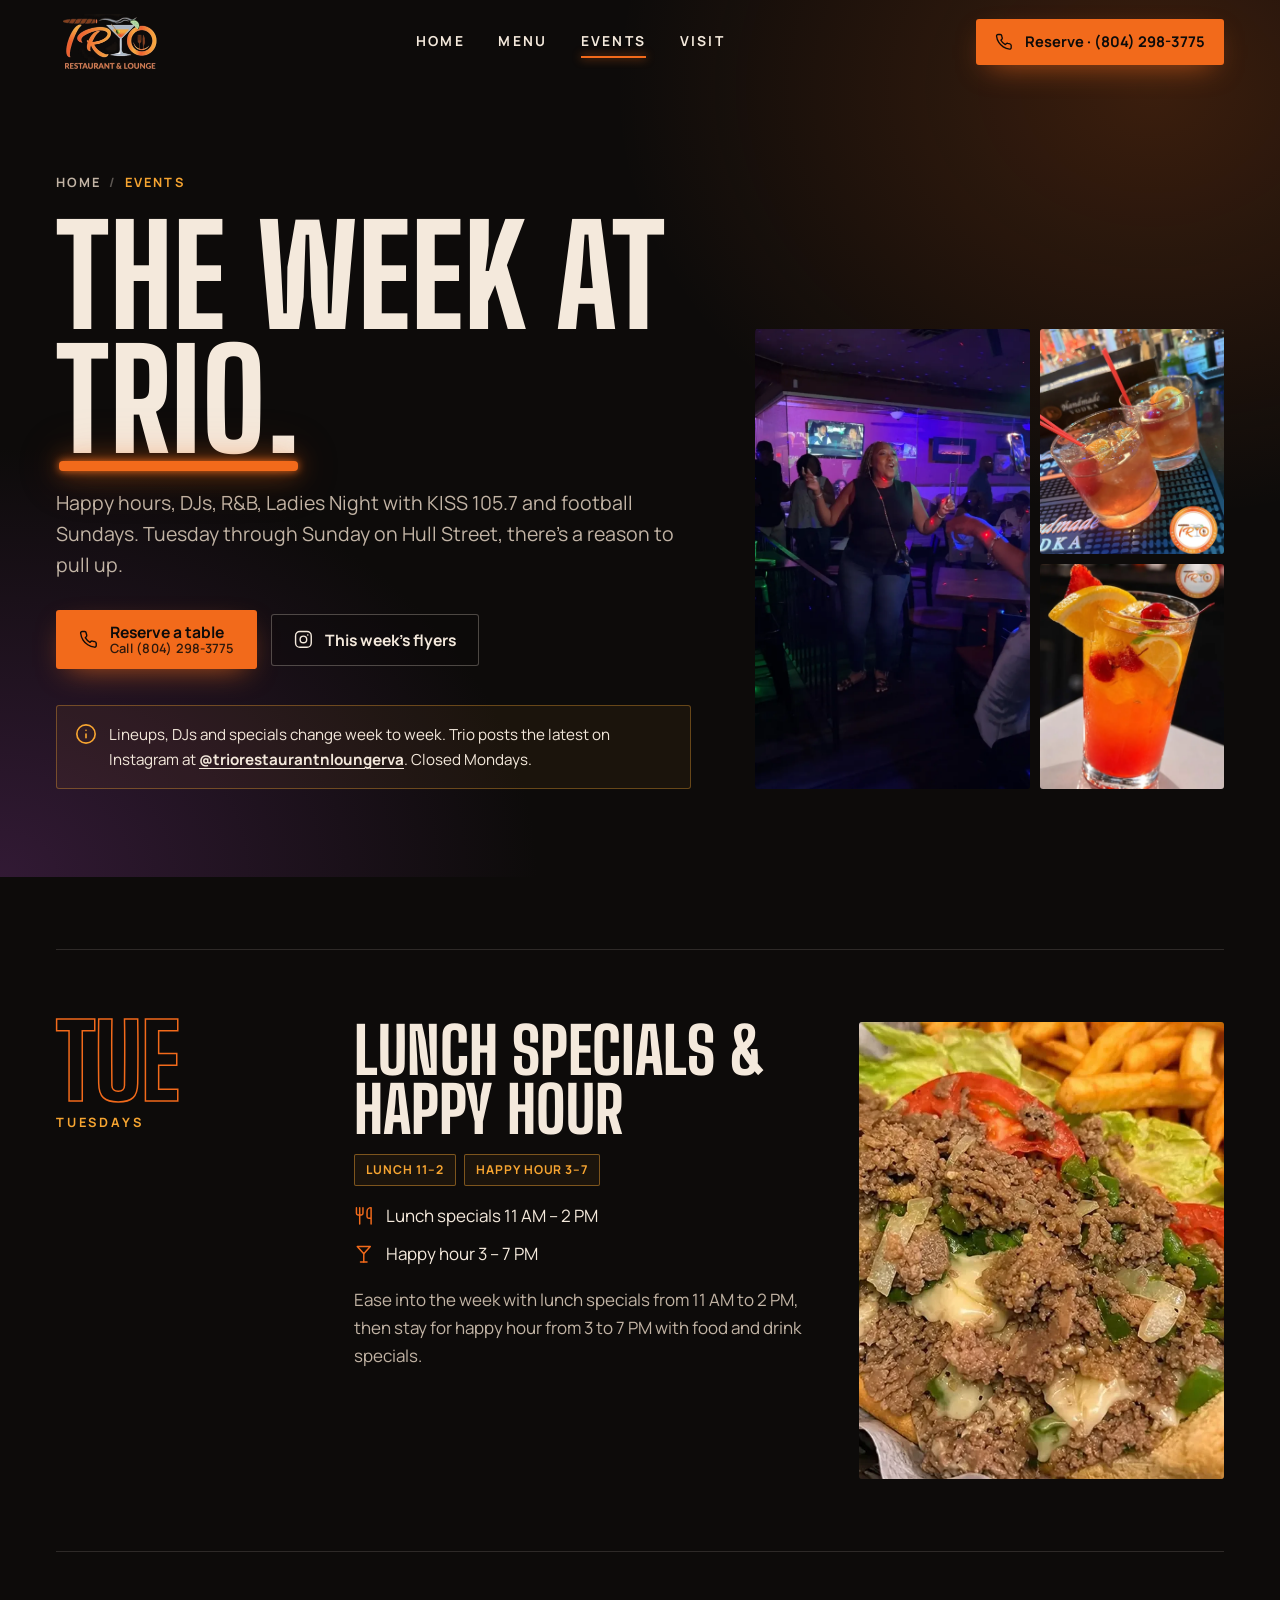
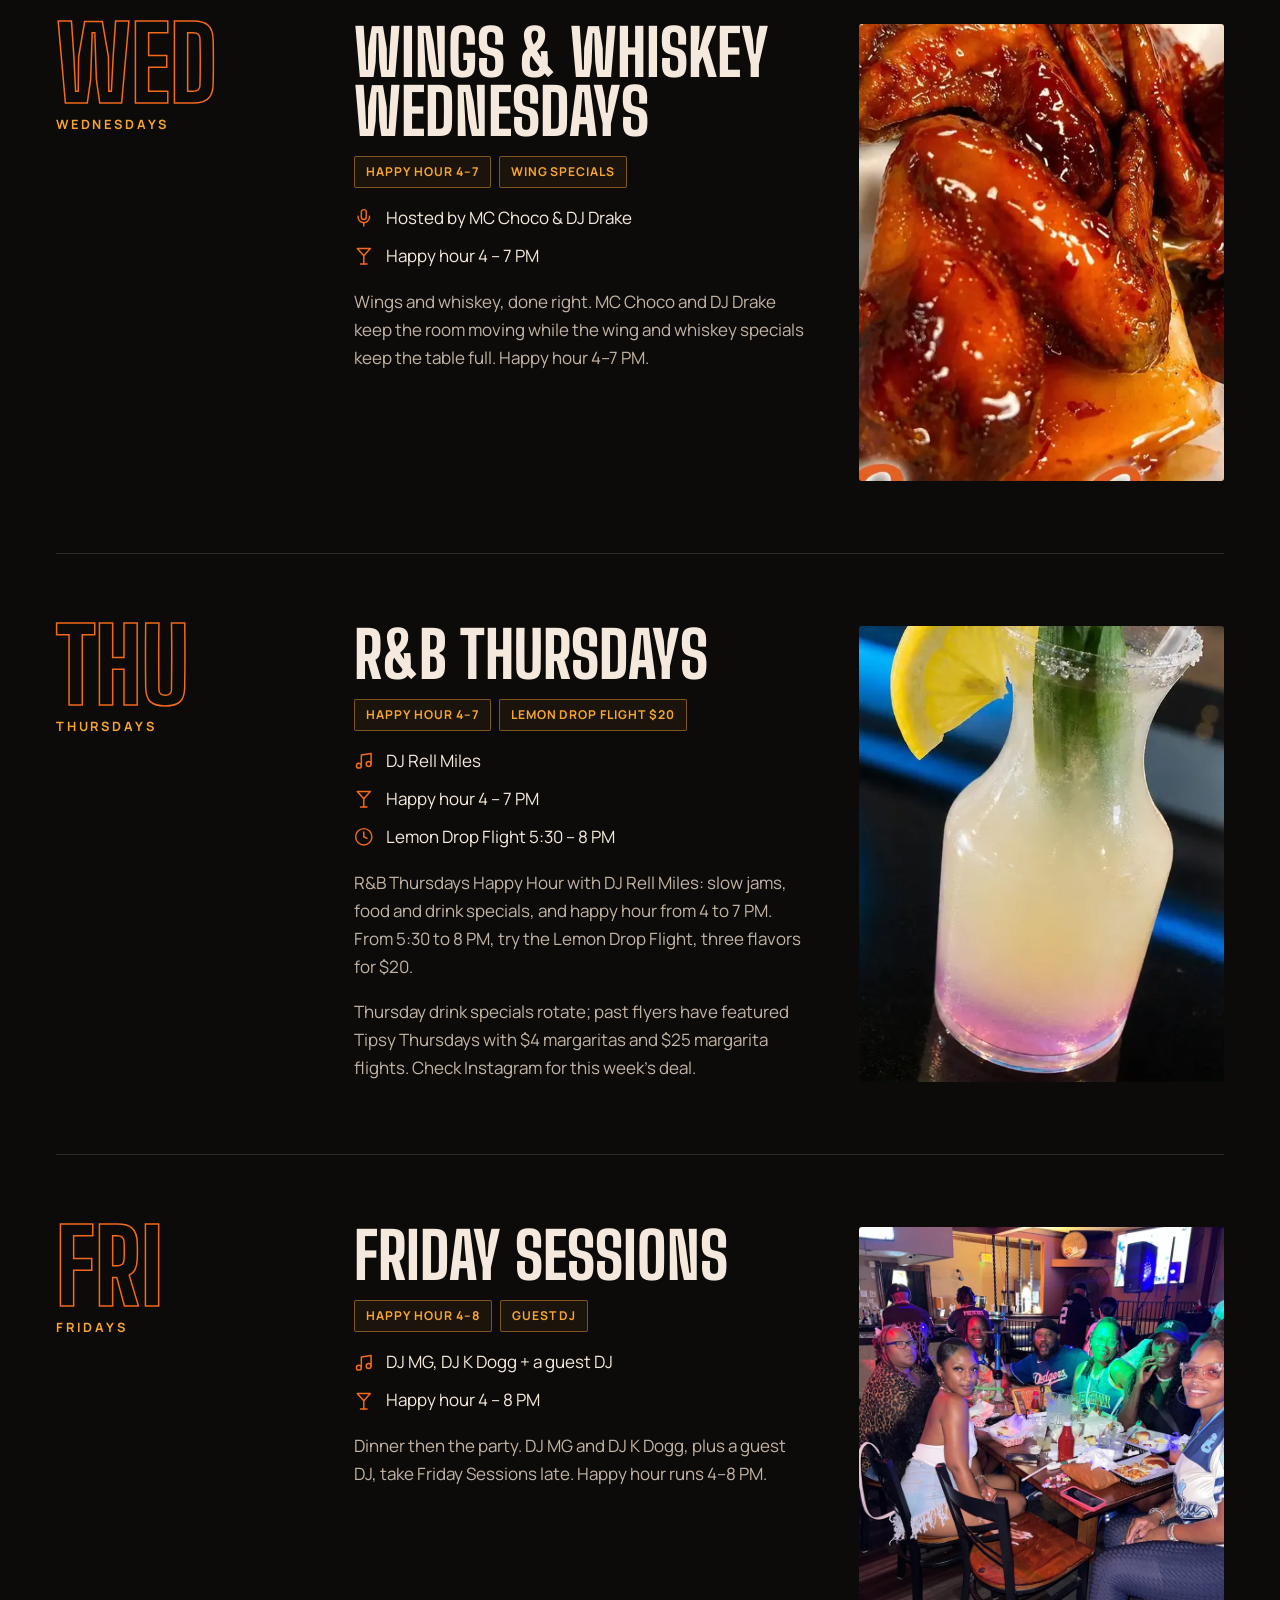
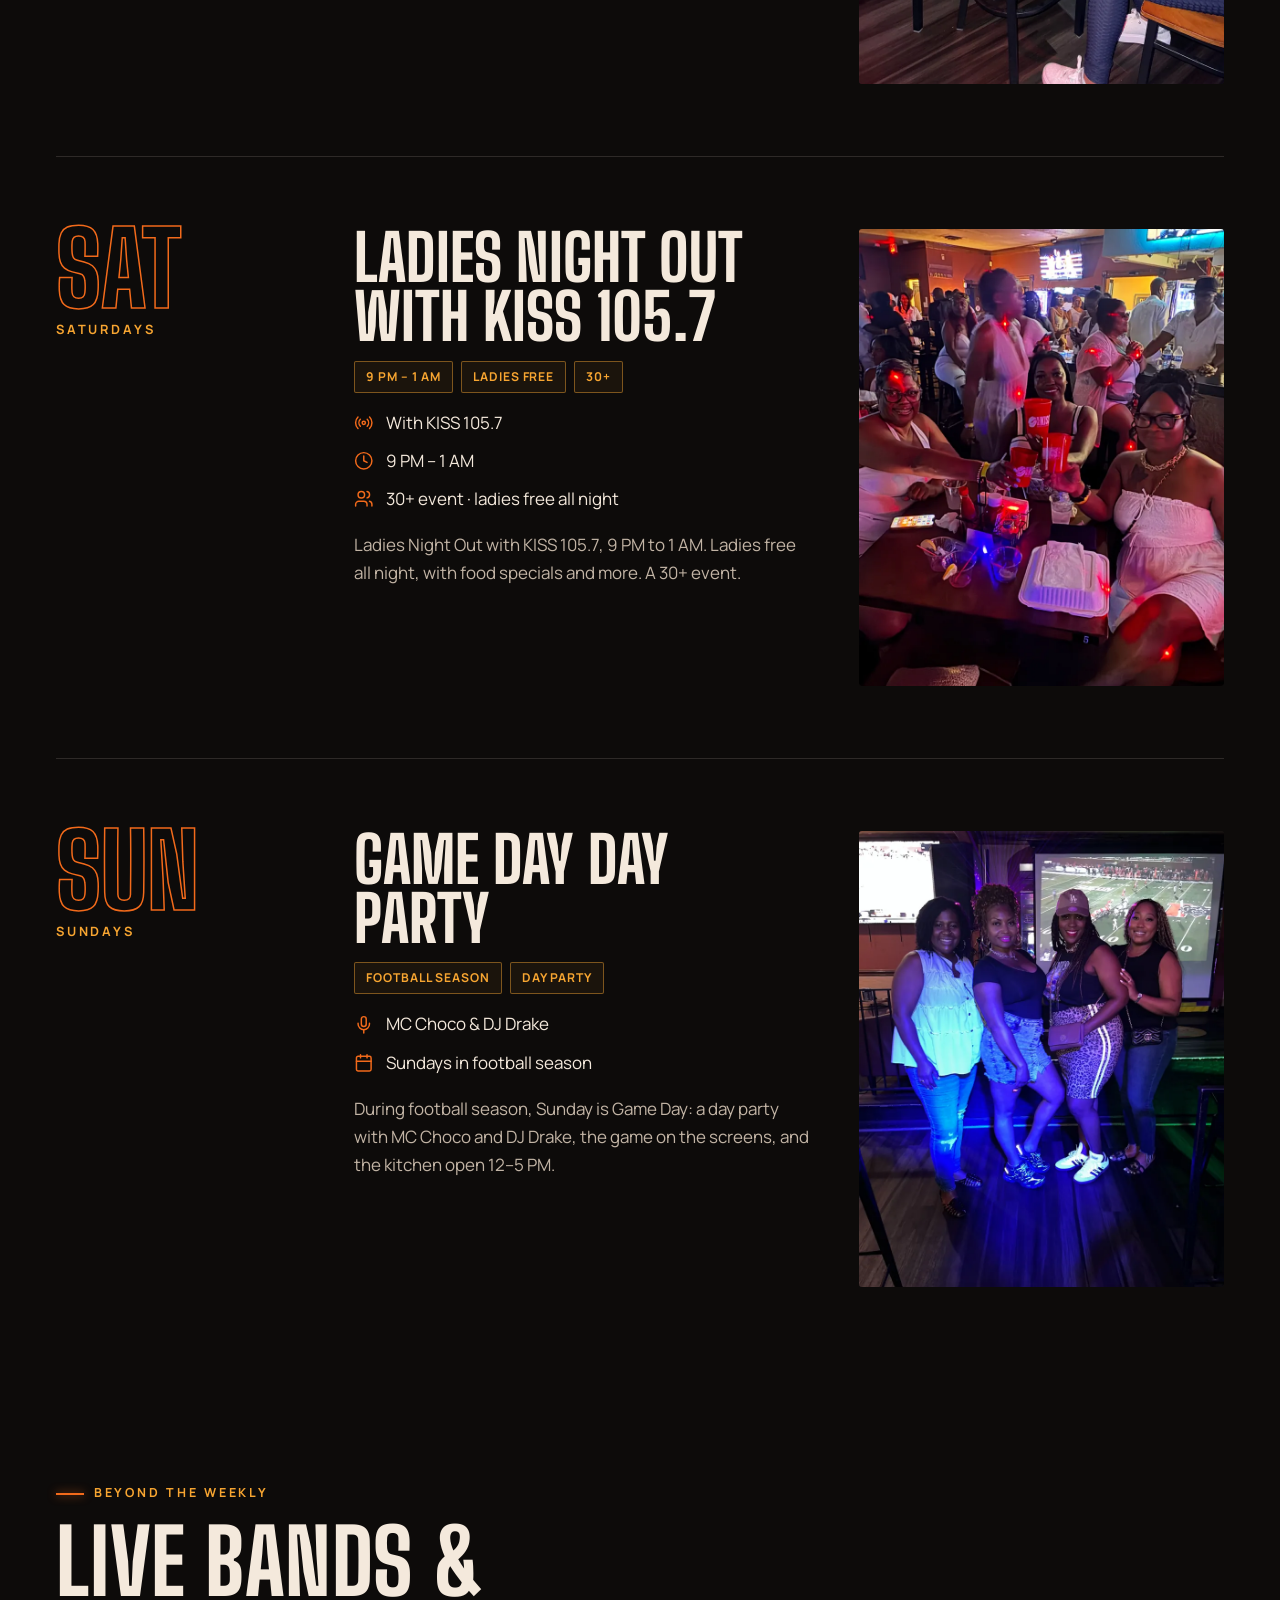
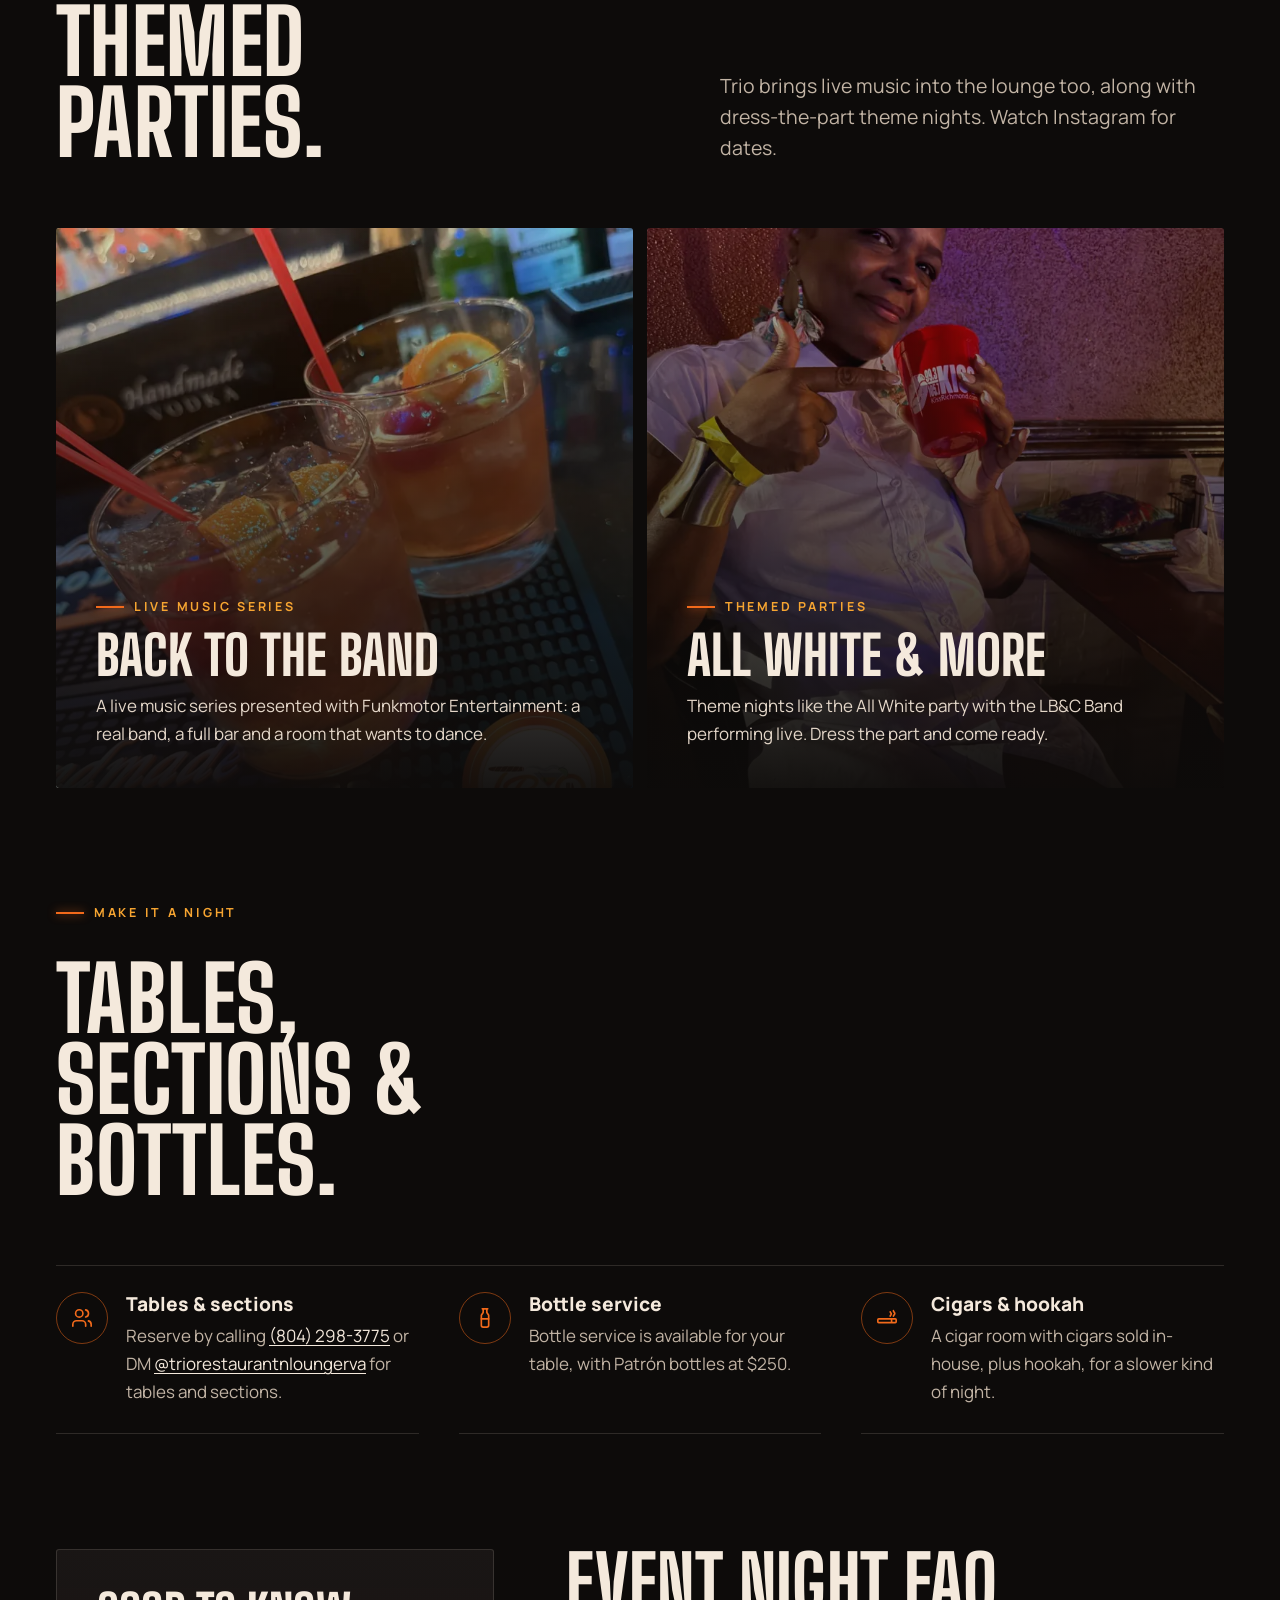
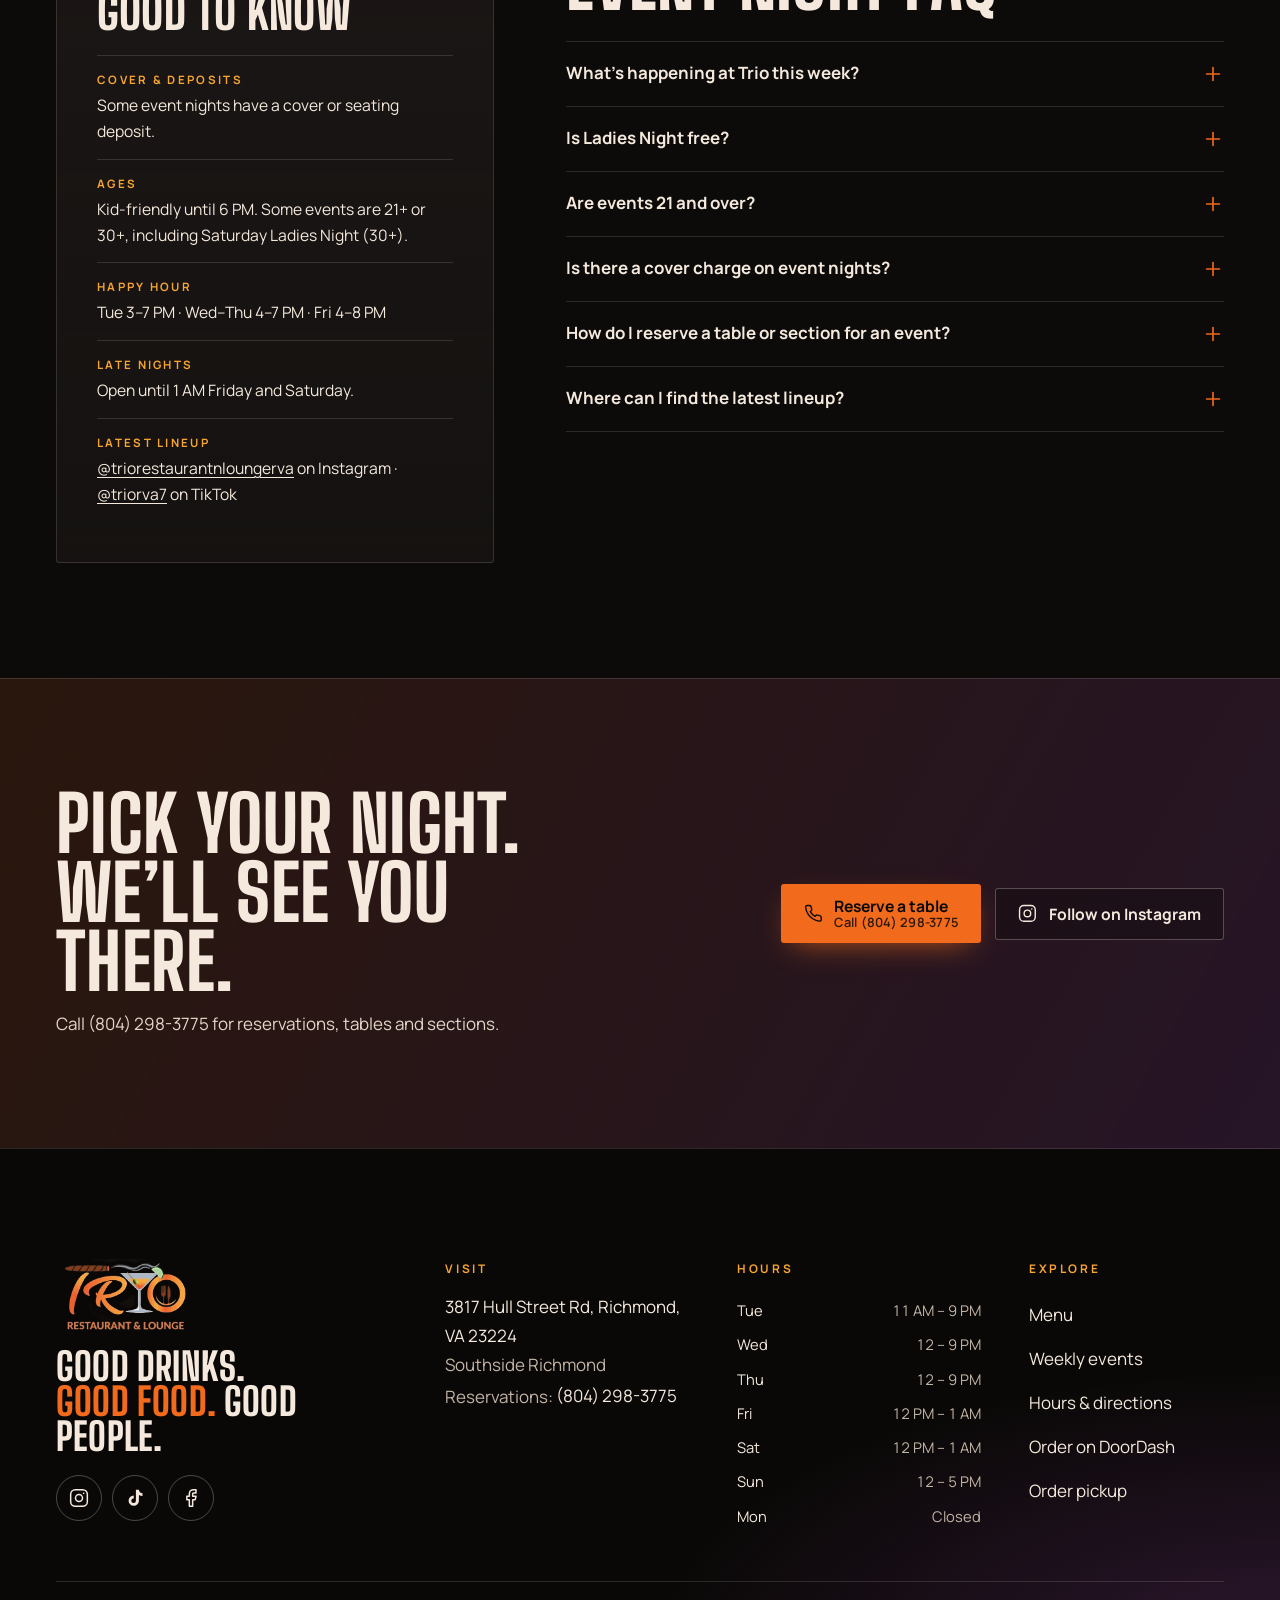
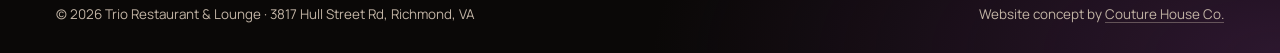
<file: events.html>
<!doctype html>
<html lang="en">
<head>
<meta charset="utf-8">
<meta name="viewport" content="width=device-width, initial-scale=1, viewport-fit=cover">
<title>Weekly Events &amp; DJs | Trio Lounge, Richmond, VA</title>
<meta name="description" content="Wings &amp; Whiskey Wednesdays, R&amp;B Thursdays, Friday Sessions, Ladies Night with KISS 105.7 and Sunday Game Day at Trio on Hull St, Richmond, VA.">
<link rel="canonical" href="https://trio-restaurant-lounge-website.netlify.app/events.html">
<meta name="robots" content="index, follow, max-image-preview:large">
<meta name="theme-color" content="#0d0b0a">
<meta name="color-scheme" content="dark">
<meta property="og:type" content="restaurant">
<meta property="og:site_name" content="Trio Restaurant &amp; Lounge">
<meta property="og:title" content="Weekly Events &amp; DJs | Trio Lounge, Richmond, VA">
<meta property="og:description" content="Wings &amp; Whiskey Wednesdays, R&amp;B Thursdays, Friday Sessions, Ladies Night with KISS 105.7 and Sunday Game Day at Trio on Hull St, Richmond, VA.">
<meta property="og:url" content="https://trio-restaurant-lounge-website.netlify.app/events.html">
<meta property="og:image" content="https://trio-restaurant-lounge-website.netlify.app/assets/img/og.jpg">
<meta property="og:image:width" content="1200">
<meta property="og:image:height" content="630">
<meta property="og:image:alt" content="Trio Restaurant &amp; Lounge logo over a packed lounge on Hull Street Rd, Richmond">
<meta property="og:locale" content="en_US">
<meta name="twitter:card" content="summary_large_image">
<meta name="twitter:title" content="Weekly Events &amp; DJs | Trio Lounge, Richmond, VA">
<meta name="twitter:description" content="Wings &amp; Whiskey Wednesdays, R&amp;B Thursdays, Friday Sessions, Ladies Night with KISS 105.7 and Sunday Game Day at Trio on Hull St, Richmond, VA.">
<meta name="twitter:image" content="https://trio-restaurant-lounge-website.netlify.app/assets/img/og.jpg">
<link rel="icon" href="assets/img/favicon.svg" type="image/svg+xml">
<link rel="icon" href="assets/img/favicon-32.png" sizes="32x32" type="image/png">
<link rel="apple-touch-icon" href="assets/img/apple-touch-icon.png">
<link rel="manifest" href="site.webmanifest">
<link rel="preload" href="assets/fonts/big-shoulders-display-latin-700-normal.woff2" as="font" type="font/woff2" crossorigin>
<link rel="stylesheet" href="assets/css/fonts.css?v=20260930b">
<link rel="stylesheet" href="assets/css/site.css?v=20260930b">
<script>document.documentElement.classList.add('js');</script>
<script src="assets/js/site.js" defer></script>
<script type="application/ld+json">{"@context":"https://schema.org","@type":"Restaurant","additionalType":"https://schema.org/BarOrPub","@id":"https://trio-restaurant-lounge-website.netlify.app/#restaurant","name":"Trio Restaurant & Lounge","alternateName":"TRiO","description":"Soul food restaurant, cocktail bar and lounge on Hull Street Rd in Southside Richmond, VA, with a cigar room, live DJs and weekly events.","url":"https://trio-restaurant-lounge-website.netlify.app/","logo":"https://trio-restaurant-lounge-website.netlify.app/assets/img/logo-trio.webp","image":["https://trio-restaurant-lounge-website.netlify.app/assets/img/og.jpg","https://trio-restaurant-lounge-website.netlify.app/assets/img/lounge-crowd.webp","https://trio-restaurant-lounge-website.netlify.app/assets/img/plate-catfish-fried.webp"],"telephone":"+1-804-298-3775","address":{"@type":"PostalAddress","streetAddress":"3817 Hull Street Rd","addressLocality":"Richmond","addressRegion":"VA","postalCode":"23224","addressCountry":"US"},"areaServed":[{"@type":"City","name":"Richmond, VA"},{"@type":"Place","name":"Southside Richmond"}],"openingHoursSpecification":[{"@type":"OpeningHoursSpecification","dayOfWeek":"https://schema.org/Tuesday","opens":"11:00","closes":"21:00"},{"@type":"OpeningHoursSpecification","dayOfWeek":["https://schema.org/Wednesday","https://schema.org/Thursday"],"opens":"12:00","closes":"21:00"},{"@type":"OpeningHoursSpecification","dayOfWeek":["https://schema.org/Friday","https://schema.org/Saturday"],"opens":"12:00","closes":"01:00"},{"@type":"OpeningHoursSpecification","dayOfWeek":"https://schema.org/Sunday","opens":"12:00","closes":"17:00"}],"servesCuisine":["Soul Food","Southern","Seafood"],"priceRange":"$11–$35","acceptsReservations":true,"hasMenu":"https://trio-restaurant-lounge-website.netlify.app/menu.html","sameAs":["https://www.instagram.com/triorestaurantnloungerva/","https://www.tiktok.com/@triorva7","https://www.facebook.com/p/TRIO-Restaurant-Lounge-100068865251230/"],"amenityFeature":[{"@type":"LocationFeatureSpecification","name":"Full bar","value":true},{"@type":"LocationFeatureSpecification","name":"Cigar room","value":true},{"@type":"LocationFeatureSpecification","name":"Live DJs and entertainment","value":true},{"@type":"LocationFeatureSpecification","name":"Parking available","value":true}],"potentialAction":{"@type":"OrderAction","target":{"@type":"EntryPoint","urlTemplate":"https://www.doordash.com/store/trio-restaurant-&-lounge-richmond-1803823/","actionPlatform":["https://schema.org/DesktopWebPlatform","https://schema.org/MobileWebPlatform"]},"deliveryMethod":"https://purl.org/goodrelations/v1#DeliveryModeOwnFleet"}}</script>
<script type="application/ld+json">{"@context":"https://schema.org","@type":"BreadcrumbList","itemListElement":[{"@type":"ListItem","position":1,"name":"Home","item":"https://trio-restaurant-lounge-website.netlify.app/"},{"@type":"ListItem","position":2,"name":"Events","item":"https://trio-restaurant-lounge-website.netlify.app/events.html"}]}</script>
<script type="application/ld+json">{"@context":"https://schema.org","@type":"FAQPage","mainEntity":[{"@type":"Question","name":"What’s happening at Trio this week?","acceptedAnswer":{"@type":"Answer","text":"Tuesday lunch specials and happy hour, Wings &amp; Whiskey Wednesdays, R&amp;B Thursdays, Friday Sessions with DJs, Ladies Night Out with KISS 105.7 on Saturday, and Game Day day parties on Sundays during football season."}},{"@type":"Question","name":"Is Ladies Night free?","acceptedAnswer":{"@type":"Answer","text":"Yes. Ladies Night Out with KISS 105.7 runs Saturday 9 PM–1 AM, and ladies get in free all night. It’s a 30+ event."}},{"@type":"Question","name":"Are events 21 and over?","acceptedAnswer":{"@type":"Answer","text":"Some events are 21+ and some, like Saturday Ladies Night, are 30+. Trio is kid-friendly until 6 PM."}},{"@type":"Question","name":"Is there a cover charge on event nights?","acceptedAnswer":{"@type":"Answer","text":"Some event nights have a cover or a seating deposit. Check Trio’s Instagram or call ahead for that night."}},{"@type":"Question","name":"How do I reserve a table or section for an event?","acceptedAnswer":{"@type":"Answer","text":"Call (804) 298-3775 or DM @triorestaurantnloungerva on Instagram for tables and sections. Bottle service is available."}},{"@type":"Question","name":"Where can I find the latest lineup?","acceptedAnswer":{"@type":"Answer","text":"Lineups and guest DJs change, so follow @triorestaurantnloungerva on Instagram for this week’s flyers."}}]}</script>
<script type="application/ld+json">{"@context":"https://schema.org","@type":"Event","name":"Lunch Specials & Happy Hour at Trio","description":"Lunch specials 11 AM – 2 PM; Happy hour 3 – 7 PM; Food & drink specials. Weekly on Tuesdays; lineups can change, check Trio on Instagram.","eventAttendanceMode":"https://schema.org/OfflineEventAttendanceMode","eventStatus":"https://schema.org/EventScheduled","location":{"@type":"Place","name":"Trio Restaurant & Lounge","address":{"@type":"PostalAddress","streetAddress":"3817 Hull Street Rd","addressLocality":"Richmond","addressRegion":"VA","postalCode":"23224","addressCountry":"US"}},"organizer":{"@type":"Organization","name":"Trio Restaurant & Lounge","url":"https://trio-restaurant-lounge-website.netlify.app/"},"image":"https://trio-restaurant-lounge-website.netlify.app/assets/img/plate-philly.webp","eventSchedule":{"@type":"Schedule","byDay":"https://schema.org/Tuesday","repeatFrequency":"P1W","startTime":"11:00","endTime":"19:00","scheduleTimezone":"America/New_York"}}</script>
<script type="application/ld+json">{"@context":"https://schema.org","@type":"Event","name":"Wings & Whiskey Wednesdays at Trio","description":"Hosted by MC Choco & DJ Drake; Wing & whiskey specials; Happy hour 4 – 7 PM. Weekly on Wednesdays; lineups can change, check Trio on Instagram.","eventAttendanceMode":"https://schema.org/OfflineEventAttendanceMode","eventStatus":"https://schema.org/EventScheduled","location":{"@type":"Place","name":"Trio Restaurant & Lounge","address":{"@type":"PostalAddress","streetAddress":"3817 Hull Street Rd","addressLocality":"Richmond","addressRegion":"VA","postalCode":"23224","addressCountry":"US"}},"organizer":{"@type":"Organization","name":"Trio Restaurant & Lounge","url":"https://trio-restaurant-lounge-website.netlify.app/"},"image":"https://trio-restaurant-lounge-website.netlify.app/assets/img/plate-wings.webp","eventSchedule":{"@type":"Schedule","byDay":"https://schema.org/Wednesday","repeatFrequency":"P1W","startTime":"16:00","endTime":"21:00","scheduleTimezone":"America/New_York"}}</script>
<script type="application/ld+json">{"@context":"https://schema.org","@type":"Event","name":"R&B Thursdays at Trio","description":"Hosted by DJ Rell Miles; Happy hour 4 – 7 PM; Lemon Drop Flight, 3 flavors, $20 · 5:30 – 8 PM; Food & drink specials. Weekly on Thursdays; lineups can change, check Trio on Instagram.","eventAttendanceMode":"https://schema.org/OfflineEventAttendanceMode","eventStatus":"https://schema.org/EventScheduled","location":{"@type":"Place","name":"Trio Restaurant & Lounge","address":{"@type":"PostalAddress","streetAddress":"3817 Hull Street Rd","addressLocality":"Richmond","addressRegion":"VA","postalCode":"23224","addressCountry":"US"}},"organizer":{"@type":"Organization","name":"Trio Restaurant & Lounge","url":"https://trio-restaurant-lounge-website.netlify.app/"},"image":"https://trio-restaurant-lounge-website.netlify.app/assets/img/drink-lavender.webp","eventSchedule":{"@type":"Schedule","byDay":"https://schema.org/Thursday","repeatFrequency":"P1W","startTime":"16:00","endTime":"21:00","scheduleTimezone":"America/New_York"}}</script>
<script type="application/ld+json">{"@context":"https://schema.org","@type":"Event","name":"Friday Sessions at Trio","description":"Hosted by DJ MG, DJ K Dogg + a guest DJ; Dinner & party; Happy hour 4 – 8 PM. Weekly on Fridays; lineups can change, check Trio on Instagram.","eventAttendanceMode":"https://schema.org/OfflineEventAttendanceMode","eventStatus":"https://schema.org/EventScheduled","location":{"@type":"Place","name":"Trio Restaurant & Lounge","address":{"@type":"PostalAddress","streetAddress":"3817 Hull Street Rd","addressLocality":"Richmond","addressRegion":"VA","postalCode":"23224","addressCountry":"US"}},"organizer":{"@type":"Organization","name":"Trio Restaurant & Lounge","url":"https://trio-restaurant-lounge-website.netlify.app/"},"image":"https://trio-restaurant-lounge-website.netlify.app/assets/img/lounge-crowd.webp","eventSchedule":{"@type":"Schedule","byDay":"https://schema.org/Friday","repeatFrequency":"P1W","startTime":"16:00","endTime":"01:00","scheduleTimezone":"America/New_York"}}</script>
<script type="application/ld+json">{"@context":"https://schema.org","@type":"Event","name":"Ladies Night Out with KISS 105.7 at Trio","description":"9 PM – 1 AM; Ladies free all night; Food specials & more; 30+ event. Weekly on Saturdays; lineups can change, check Trio on Instagram.","eventAttendanceMode":"https://schema.org/OfflineEventAttendanceMode","eventStatus":"https://schema.org/EventScheduled","location":{"@type":"Place","name":"Trio Restaurant & Lounge","address":{"@type":"PostalAddress","streetAddress":"3817 Hull Street Rd","addressLocality":"Richmond","addressRegion":"VA","postalCode":"23224","addressCountry":"US"}},"organizer":{"@type":"Organization","name":"Trio Restaurant & Lounge","url":"https://trio-restaurant-lounge-website.netlify.app/"},"image":"https://trio-restaurant-lounge-website.netlify.app/assets/img/crowd-toast.webp","eventSchedule":{"@type":"Schedule","byDay":"https://schema.org/Saturday","repeatFrequency":"P1W","startTime":"21:00","endTime":"01:00","scheduleTimezone":"America/New_York"},"typicalAgeRange":"30-"}</script>
<script type="application/ld+json">{"@context":"https://schema.org","@type":"Event","name":"Game Day Day Party at Trio","description":"Hosted by MC Choco & DJ Drake; Football season Sundays; Kitchen open 12 – 5 PM. Weekly on Sundays; lineups can change, check Trio on Instagram.","eventAttendanceMode":"https://schema.org/OfflineEventAttendanceMode","eventStatus":"https://schema.org/EventScheduled","location":{"@type":"Place","name":"Trio Restaurant & Lounge","address":{"@type":"PostalAddress","streetAddress":"3817 Hull Street Rd","addressLocality":"Richmond","addressRegion":"VA","postalCode":"23224","addressCountry":"US"}},"organizer":{"@type":"Organization","name":"Trio Restaurant & Lounge","url":"https://trio-restaurant-lounge-website.netlify.app/"},"image":"https://trio-restaurant-lounge-website.netlify.app/assets/img/lounge-ladies-night.webp","eventSchedule":{"@type":"Schedule","byDay":"https://schema.org/Sunday","repeatFrequency":"P1W","startTime":"12:00","endTime":"17:00","scheduleTimezone":"America/New_York"}}</script>
</head>
<body>
<a class="skip-link" href="#main">Skip to content</a>
<div class="smoke" aria-hidden="true"></div>
<header class="site-header">
  <div class="wrap header-inner">
    <a class="brand" href="index.html" aria-label="Trio Restaurant &amp; Lounge, home">
      <img src="assets/img/logo-trio-alpha.webp" width="432" height="223" alt="Trio Restaurant &amp; Lounge">
    </a>
    <nav id="site-nav" class="site-nav" aria-label="Main">
      <ul>
        <li><a href="index.html">Home<span>Soul food & lounge</span></a></li><li><a href="menu.html">Menu<span>Plates & drinks</span></a></li><li><a href="events.html" aria-current="page">Events<span>Weekly lineup</span></a></li><li><a href="visit.html">Visit<span>Hours & directions</span></a></li>
      </ul>
      <div class="nav-extra">
        <a class="btn btn--ember" href="tel:+18042983775"><svg class="icon" viewBox="0 0 24 24" aria-hidden="true" focusable="false"><path d="M22 16.9v3a2 2 0 0 1-2.2 2 19.8 19.8 0 0 1-8.6-3.1 19.5 19.5 0 0 1-6-6A19.8 19.8 0 0 1 2.1 4.2 2 2 0 0 1 4.1 2h3a2 2 0 0 1 2 1.7c.1.9.4 1.8.7 2.7a2 2 0 0 1-.5 2.1L8 9.8a16 16 0 0 0 6 6l1.3-1.3a2 2 0 0 1 2.1-.4c.9.3 1.8.6 2.7.7a2 2 0 0 1 1.7 2z"/></svg><span class="btn-stack">Reserve a table<small>Call (804) 298-3775</small></span></a>
        <a class="btn btn--ghost" href="https://www.doordash.com/store/trio-restaurant-&-lounge-richmond-1803823/" rel="noopener" target="_blank"><svg class="icon" viewBox="0 0 24 24" aria-hidden="true" focusable="false"><path d="M6 2 3 6v14a2 2 0 0 0 2 2h14a2 2 0 0 0 2-2V6l-3-4z"/><path d="M3 6h18"/><path d="M16 10a4 4 0 0 1-8 0"/></svg>Order delivery on DoorDash</a>
        <a class="btn btn--ghost" href="https://www.instagram.com/triorestaurantnloungerva/" rel="noopener" target="_blank"><svg class="icon" viewBox="0 0 24 24" aria-hidden="true" focusable="false"><rect x="2" y="2" width="20" height="20" rx="5.5"/><circle cx="12" cy="12" r="4.2"/><circle cx="17.6" cy="6.4" r="1" fill="currentColor" stroke="none"/></svg>Follow @triorestaurantnloungerva</a>
      </div>
    </nav>
    <div class="header-actions">
      <a class="btn btn--ember header-cta" href="tel:+18042983775"><svg class="icon" viewBox="0 0 24 24" aria-hidden="true" focusable="false"><path d="M22 16.9v3a2 2 0 0 1-2.2 2 19.8 19.8 0 0 1-8.6-3.1 19.5 19.5 0 0 1-6-6A19.8 19.8 0 0 1 2.1 4.2 2 2 0 0 1 4.1 2h3a2 2 0 0 1 2 1.7c.1.9.4 1.8.7 2.7a2 2 0 0 1-.5 2.1L8 9.8a16 16 0 0 0 6 6l1.3-1.3a2 2 0 0 1 2.1-.4c.9.3 1.8.6 2.7.7a2 2 0 0 1 1.7 2z"/></svg>Reserve · (804) 298-3775</a>
      <button class="nav-toggle" type="button" aria-expanded="false" aria-controls="site-nav" aria-label="Open menu">
        <svg class="icon icon-menu" viewBox="0 0 24 24" aria-hidden="true" focusable="false"><path d="M4 7h16"/><path d="M4 12h16"/><path d="M4 17h10"/></svg><svg class="icon icon-close" viewBox="0 0 24 24" aria-hidden="true" focusable="false"><path d="M18 6 6 18"/><path d="m6 6 12 12"/></svg><span>Menu</span>
      </button>
    </div>
  </div>
</header>
<main id="main">
<section class="page-hero" aria-labelledby="page-title">
  <div class="wrap page-hero-grid">
    <div>
      <nav aria-label="Breadcrumb"><ol class="crumbs"><li><a href="index.html">Home</a></li><li><span aria-current="page">Events</span></li></ol></nav>
      <h1 class="display" id="page-title">The week at <span class="neon">Trio.</span></h1>
      <p class="lede">Happy hours, DJs, R&amp;B, Ladies Night with KISS 105.7 and football Sundays. Tuesday through Sunday on Hull Street, there’s a reason to pull up.</p>
      <div class="cta-row">
        <a class="btn btn--ember " href="tel:+18042983775"><svg class="icon" viewBox="0 0 24 24" aria-hidden="true" focusable="false"><path d="M22 16.9v3a2 2 0 0 1-2.2 2 19.8 19.8 0 0 1-8.6-3.1 19.5 19.5 0 0 1-6-6A19.8 19.8 0 0 1 2.1 4.2 2 2 0 0 1 4.1 2h3a2 2 0 0 1 2 1.7c.1.9.4 1.8.7 2.7a2 2 0 0 1-.5 2.1L8 9.8a16 16 0 0 0 6 6l1.3-1.3a2 2 0 0 1 2.1-.4c.9.3 1.8.6 2.7.7a2 2 0 0 1 1.7 2z"/></svg><span class="btn-stack">Reserve a table<small>Call (804) 298-3775</small></span></a>
        <a class="btn btn--ghost" href="https://www.instagram.com/triorestaurantnloungerva/" rel="noopener" target="_blank"><svg class="icon" viewBox="0 0 24 24" aria-hidden="true" focusable="false"><rect x="2" y="2" width="20" height="20" rx="5.5"/><circle cx="12" cy="12" r="4.2"/><circle cx="17.6" cy="6.4" r="1" fill="currentColor" stroke="none"/></svg>This week’s flyers</a>
      </div>
      <div class="notice"><svg class="icon" viewBox="0 0 24 24" aria-hidden="true" focusable="false"><circle cx="12" cy="12" r="10"/><path d="M12 16v-4"/><path d="M12 8h.01"/></svg><p>Lineups, DJs and specials change week to week. Trio posts the latest on Instagram at <a href="https://www.instagram.com/triorestaurantnloungerva/" rel="noopener" target="_blank">@triorestaurantnloungerva</a>. Closed Mondays.</p></div>
    </div>
    <div class="hero-strip">
      <figure><img src="assets/img/lounge-night.webp" srcset="assets/img/lounge-night-800.webp 800w, assets/img/lounge-night.webp 1170w" sizes="(min-width: 960px) 24vw, 55vw" width="1170" height="2080" alt="Guests dancing in Trio’s lounge under purple and blue lights" fetchpriority="high" decoding="async"></figure>
      <figure><img src="assets/img/cocktails-pair.webp" srcset="assets/img/cocktails-pair-800.webp 800w, assets/img/cocktails-pair.webp 1440w" sizes="(min-width: 960px) 16vw, 40vw" width="1440" height="1805" alt="Two whiskey cocktails with cherries on the bar" loading="lazy" decoding="async"></figure>
      <figure><img src="assets/img/cocktail-glass.webp" srcset="assets/img/cocktail-glass-800.webp 800w, assets/img/cocktail-glass.webp 1320w" sizes="(min-width: 960px) 16vw, 40vw" width="1320" height="1750" alt="A tall orange and red Trio cocktail with an orange slice and cherries" loading="lazy" decoding="async"></figure>
    </div>
  </div>
</section>
<div class="wrap ev-days">
  <article class="ev-day reveal" id="tue" aria-labelledby="ev-tue">
      <div class="ev-day-name"><span class="big" aria-hidden="true">Tue</span><span class="full">Tuesdays</span></div>
      <div class="ev-day-body">
        <h2 id="ev-tue">Lunch Specials &amp; Happy Hour</h2>
        <div class="ev-tags"><span class="chip">Lunch 11–2</span><span class="chip">Happy hour 3–7</span></div>
        <ul class="ev-meta"><li><svg class="icon" viewBox="0 0 24 24" aria-hidden="true" focusable="false"><path d="M3 2v7c0 1.1.9 2 2 2h4a2 2 0 0 0 2-2V2"/><path d="M7 2v20"/><path d="M21 15V2a5 5 0 0 0-5 5v6c0 1.1.9 2 2 2h3zm0 0v7"/></svg><span>Lunch specials 11 AM – 2 PM</span></li><li><svg class="icon" viewBox="0 0 24 24" aria-hidden="true" focusable="false"><path d="M8 22h8"/><path d="M12 12v10"/><path d="M4 3h16l-8 9z"/></svg><span>Happy hour 3 – 7 PM</span></li></ul>
        <p>Ease into the week with lunch specials from 11 AM to 2 PM, then stay for happy hour from 3 to 7 PM with food and drink specials.</p>
        
      </div>
      <figure class="ev-media"><img src="assets/img/plate-philly.webp" srcset="assets/img/plate-philly-800.webp 800w, assets/img/plate-philly.webp 968w" sizes="(min-width: 960px) 28vw, 100vw" width="968" height="853" alt="Philly cheesesteak sub loaded with steak, peppers and melted cheese, with fries" loading="lazy" decoding="async"></figure>
    </article><article class="ev-day reveal" id="wed" aria-labelledby="ev-wed">
      <div class="ev-day-name"><span class="big" aria-hidden="true">Wed</span><span class="full">Wednesdays</span></div>
      <div class="ev-day-body">
        <h2 id="ev-wed">Wings &amp; Whiskey Wednesdays</h2>
        <div class="ev-tags"><span class="chip">Happy hour 4–7</span><span class="chip">Wing specials</span></div>
        <ul class="ev-meta"><li><svg class="icon" viewBox="0 0 24 24" aria-hidden="true" focusable="false"><rect x="9" y="2" width="6" height="12" rx="3"/><path d="M19 10v1a7 7 0 0 1-14 0v-1"/><path d="M12 18v4"/></svg><span>Hosted by MC Choco &amp; DJ Drake</span></li><li><svg class="icon" viewBox="0 0 24 24" aria-hidden="true" focusable="false"><path d="M8 22h8"/><path d="M12 12v10"/><path d="M4 3h16l-8 9z"/></svg><span>Happy hour 4 – 7 PM</span></li></ul>
        <p>Wings and whiskey, done right. MC Choco and DJ Drake keep the room moving while the wing and whiskey specials keep the table full. Happy hour 4–7 PM.</p>
        
      </div>
      <figure class="ev-media"><img src="assets/img/plate-wings.webp" srcset="assets/img/plate-wings-800.webp 800w, assets/img/plate-wings.webp 1085w" sizes="(min-width: 960px) 28vw, 100vw" width="1085" height="916" alt="Glossy sweet chili jumbo wings piled in a paper-lined basket" loading="lazy" decoding="async"></figure>
    </article><article class="ev-day reveal" id="thu" aria-labelledby="ev-thu">
      <div class="ev-day-name"><span class="big" aria-hidden="true">Thu</span><span class="full">Thursdays</span></div>
      <div class="ev-day-body">
        <h2 id="ev-thu">R&amp;B Thursdays</h2>
        <div class="ev-tags"><span class="chip">Happy hour 4–7</span><span class="chip">Lemon Drop Flight $20</span></div>
        <ul class="ev-meta"><li><svg class="icon" viewBox="0 0 24 24" aria-hidden="true" focusable="false"><path d="M9 18V5l12-2v13"/><circle cx="6" cy="18" r="3"/><circle cx="18" cy="16" r="3"/></svg><span>DJ Rell Miles</span></li><li><svg class="icon" viewBox="0 0 24 24" aria-hidden="true" focusable="false"><path d="M8 22h8"/><path d="M12 12v10"/><path d="M4 3h16l-8 9z"/></svg><span>Happy hour 4 – 7 PM</span></li><li><svg class="icon" viewBox="0 0 24 24" aria-hidden="true" focusable="false"><circle cx="12" cy="12" r="10"/><path d="M12 6v6l4 2"/></svg><span>Lemon Drop Flight 5:30 – 8 PM</span></li></ul>
        <p>R&amp;B Thursdays Happy Hour with DJ Rell Miles: slow jams, food and drink specials, and happy hour from 4 to 7 PM. From 5:30 to 8 PM, try the Lemon Drop Flight, three flavors for $20.</p>
        <p>Thursday drink specials rotate; past flyers have featured Tipsy Thursdays with $4 margaritas and $25 margarita flights. Check Instagram for this week’s deal.</p>
      </div>
      <figure class="ev-media"><img src="assets/img/drink-lavender.webp" srcset="assets/img/drink-lavender-800.webp 800w, assets/img/drink-lavender.webp 974w" sizes="(min-width: 960px) 28vw, 100vw" width="974" height="859" alt="Lavender lemon drop cocktail in a carafe with a lemon wheel, glowing on the bar" loading="lazy" decoding="async"></figure>
    </article><article class="ev-day reveal" id="fri" aria-labelledby="ev-fri">
      <div class="ev-day-name"><span class="big" aria-hidden="true">Fri</span><span class="full">Fridays</span></div>
      <div class="ev-day-body">
        <h2 id="ev-fri">Friday Sessions</h2>
        <div class="ev-tags"><span class="chip">Happy hour 4–8</span><span class="chip">Guest DJ</span></div>
        <ul class="ev-meta"><li><svg class="icon" viewBox="0 0 24 24" aria-hidden="true" focusable="false"><path d="M9 18V5l12-2v13"/><circle cx="6" cy="18" r="3"/><circle cx="18" cy="16" r="3"/></svg><span>DJ MG, DJ K Dogg + a guest DJ</span></li><li><svg class="icon" viewBox="0 0 24 24" aria-hidden="true" focusable="false"><path d="M8 22h8"/><path d="M12 12v10"/><path d="M4 3h16l-8 9z"/></svg><span>Happy hour 4 – 8 PM</span></li></ul>
        <p>Dinner then the party. DJ MG and DJ K Dogg, plus a guest DJ, take Friday Sessions late. Happy hour runs 4–8 PM.</p>
        
      </div>
      <figure class="ev-media"><img src="assets/img/lounge-crowd.webp" srcset="assets/img/lounge-crowd-800.webp 800w, assets/img/lounge-crowd.webp 1600w" sizes="(min-width: 960px) 28vw, 100vw" width="1600" height="2133" alt="A table of friends in game-day jerseys gathered in the lounge under warm lights" loading="lazy" decoding="async"></figure>
    </article><article class="ev-day reveal" id="sat" aria-labelledby="ev-sat">
      <div class="ev-day-name"><span class="big" aria-hidden="true">Sat</span><span class="full">Saturdays</span></div>
      <div class="ev-day-body">
        <h2 id="ev-sat">Ladies Night Out with KISS 105.7</h2>
        <div class="ev-tags"><span class="chip">9 PM – 1 AM</span><span class="chip">Ladies free</span><span class="chip">30+</span></div>
        <ul class="ev-meta"><li><svg class="icon" viewBox="0 0 24 24" aria-hidden="true" focusable="false"><path d="M4.9 19.1C1 15.2 1 8.8 4.9 4.9"/><path d="M7.8 16.2c-2.3-2.3-2.3-6.1 0-8.5"/><circle cx="12" cy="12" r="2"/><path d="M16.2 7.8c2.3 2.3 2.3 6.1 0 8.5"/><path d="M19.1 4.9C23 8.8 23 15.1 19.1 19"/></svg><span>With KISS 105.7</span></li><li><svg class="icon" viewBox="0 0 24 24" aria-hidden="true" focusable="false"><circle cx="12" cy="12" r="10"/><path d="M12 6v6l4 2"/></svg><span>9 PM – 1 AM</span></li><li><svg class="icon" viewBox="0 0 24 24" aria-hidden="true" focusable="false"><path d="M16 21v-2a4 4 0 0 0-4-4H6a4 4 0 0 0-4 4v2"/><circle cx="9" cy="7" r="4"/><path d="M22 21v-2a4 4 0 0 0-3-3.9"/><path d="M16 3.1a4 4 0 0 1 0 7.8"/></svg><span>30+ event · ladies free all night</span></li></ul>
        <p>Ladies Night Out with KISS 105.7, 9 PM to 1 AM. Ladies free all night, with food specials and more. A 30+ event.</p>
        
      </div>
      <figure class="ev-media"><img src="assets/img/crowd-toast.webp" srcset="assets/img/crowd-toast-800.webp 800w, assets/img/crowd-toast.webp 1600w" sizes="(min-width: 960px) 28vw, 100vw" width="1600" height="2133" alt="Guests dressed in white raising their cups in a toast at a packed table" loading="lazy" decoding="async"></figure>
    </article><article class="ev-day reveal" id="sun" aria-labelledby="ev-sun">
      <div class="ev-day-name"><span class="big" aria-hidden="true">Sun</span><span class="full">Sundays</span></div>
      <div class="ev-day-body">
        <h2 id="ev-sun">Game Day Day Party</h2>
        <div class="ev-tags"><span class="chip">Football season</span><span class="chip">Day party</span></div>
        <ul class="ev-meta"><li><svg class="icon" viewBox="0 0 24 24" aria-hidden="true" focusable="false"><rect x="9" y="2" width="6" height="12" rx="3"/><path d="M19 10v1a7 7 0 0 1-14 0v-1"/><path d="M12 18v4"/></svg><span>MC Choco &amp; DJ Drake</span></li><li><svg class="icon" viewBox="0 0 24 24" aria-hidden="true" focusable="false"><rect x="3" y="4" width="18" height="18" rx="2"/><path d="M16 2v4"/><path d="M8 2v4"/><path d="M3 10h18"/></svg><span>Sundays in football season</span></li></ul>
        <p>During football season, Sunday is Game Day: a day party with MC Choco and DJ Drake, the game on the screens, and the kitchen open 12–5 PM.</p>
        
      </div>
      <figure class="ev-media"><img src="assets/img/lounge-ladies-night.webp" srcset="assets/img/lounge-ladies-night-800.webp 800w, assets/img/lounge-ladies-night.webp 1600w" sizes="(min-width: 960px) 28vw, 100vw" width="1600" height="2133" alt="Four friends posing in the lounge with a football game on the big screen behind them" loading="lazy" decoding="async"></figure>
    </article>
</div>

<section class="section" aria-labelledby="live-title" style="padding-top:0">
  <div class="wrap">
    <header class="section-head section-head--split reveal">
      <div><p class="eyebrow">Beyond the weekly</p><h2 class="display" id="live-title">Live bands &amp; themed parties.</h2></div>
      <p class="lede">Trio brings live music into the lounge too, along with dress-the-part theme nights. Watch Instagram for dates.</p>
    </header>
    <div class="split-feature">
      <article class="feature-card reveal">
        <img src="assets/img/cocktails-pair.webp" srcset="assets/img/cocktails-pair-800.webp 800w, assets/img/cocktails-pair.webp 1440w" sizes="(min-width: 900px) 50vw, 100vw" width="1440" height="1805" alt="Two whiskey cocktails with cherries and orange on the bar" loading="lazy" decoding="async">
        <div class="feature-card-body">
          <p class="eyebrow">Live music series</p>
          <h3>Back to the Band</h3>
          <p>A live music series presented with Funkmotor Entertainment: a real band, a full bar and a room that wants to dance.</p>
        </div>
      </article>
      <article class="feature-card reveal" style="--d:.1s">
        <img src="assets/img/guest-celebrating.webp" srcset="assets/img/guest-celebrating-800.webp 800w, assets/img/guest-celebrating.webp 1600w" sizes="(min-width: 900px) 50vw, 100vw" width="1600" height="2133" alt="A guest dressed in white smiling and pointing at her cup inside the lounge" loading="lazy" decoding="async">
        <div class="feature-card-body">
          <p class="eyebrow">Themed parties</p>
          <h3>All White &amp; more</h3>
          <p>Theme nights like the All White party with the LB&amp;C Band performing live. Dress the part and come ready.</p>
        </div>
      </article>
    </div>
  </div>
</section>

<section class="section" aria-labelledby="tables-title" style="padding-top:0">
  <div class="wrap">
    <header class="section-head reveal">
      <p class="eyebrow">Make it a night</p>
      <h2 class="display" id="tables-title">Tables, sections &amp; bottles.</h2>
    </header>
    <div class="perks perks--3 reveal">
      <div class="perk"><span class="perk-icon"><svg class="icon" viewBox="0 0 24 24" aria-hidden="true" focusable="false"><path d="M16 21v-2a4 4 0 0 0-4-4H6a4 4 0 0 0-4 4v2"/><circle cx="9" cy="7" r="4"/><path d="M22 21v-2a4 4 0 0 0-3-3.9"/><path d="M16 3.1a4 4 0 0 1 0 7.8"/></svg></span><div><h3>Tables &amp; sections</h3><p>Reserve by calling <a href="tel:+18042983775">(804) 298-3775</a> or DM <a href="https://www.instagram.com/triorestaurantnloungerva/" rel="noopener" target="_blank">@triorestaurantnloungerva</a> for tables and sections.</p></div></div>
      <div class="perk"><span class="perk-icon"><svg class="icon" viewBox="0 0 24 24" aria-hidden="true" focusable="false"><path d="M9 2h6"/><path d="M10 2v4l-2 3v11a2 2 0 0 0 2 2h4a2 2 0 0 0 2-2V9l-2-3V2"/><path d="M8 13h8"/></svg></span><div><h3>Bottle service</h3><p>Bottle service is available for your table, with Patrón bottles at $250.</p></div></div>
      <div class="perk"><span class="perk-icon"><svg class="icon" viewBox="0 0 24 24" aria-hidden="true" focusable="false"><rect x="2" y="13" width="15" height="4" rx="1"/><path d="M17 13h4a1 1 0 0 1 1 1v2a1 1 0 0 1-1 1h-4"/><path d="M19 10c0-1.5 1.5-1.5 1.5-3S19 5.5 19 4"/><path d="M15.5 10c0-1.2 1.2-1.2 1.2-2.4S15.5 6.4 15.5 5.2"/></svg></span><div><h3>Cigars &amp; hookah</h3><p>A cigar room with cigars sold in-house, plus hookah, for a slower kind of night.</p></div></div>
    </div>
  </div>
</section>

<section class="section" aria-labelledby="know-title" style="padding-top:0">
  <div class="wrap info-grid">
    <aside class="facts" aria-labelledby="know-title">
      <h2 class="display" id="know-title">Good to know</h2>
      <dl class="facts-list">
        <div><dt>Cover &amp; deposits</dt><dd>Some event nights have a cover or seating deposit.</dd></div>
        <div><dt>Ages</dt><dd>Kid-friendly until 6 PM. Some events are 21+ or 30+, including Saturday Ladies Night (30+).</dd></div>
        <div><dt>Happy hour</dt><dd>Tue 3–7 PM · Wed–Thu 4–7 PM · Fri 4–8 PM</dd></div>
        <div><dt>Late nights</dt><dd>Open until 1 AM Friday and Saturday.</dd></div>
        <div><dt>Latest lineup</dt><dd><a href="https://www.instagram.com/triorestaurantnloungerva/" rel="noopener" target="_blank">@triorestaurantnloungerva</a> on Instagram · <a href="https://www.tiktok.com/@triorva7" rel="noopener" target="_blank">@triorva7</a> on TikTok</dd></div>
      </dl>
    </aside>
    <div class="faq">
      <h2 class="display" id="events-faq-title">Event night FAQ</h2>
      <div class="faq-list"><details class="faq-item"><summary>What’s happening at Trio this week?<svg class="icon" viewBox="0 0 24 24" aria-hidden="true" focusable="false"><path d="M12 5v14"/><path d="M5 12h14"/></svg></summary><div class="faq-answer"><p>Tuesday lunch specials and happy hour, Wings &amp; Whiskey Wednesdays, R&amp;B Thursdays, Friday Sessions with DJs, Ladies Night Out with KISS 105.7 on Saturday, and Game Day day parties on Sundays during football season.</p></div></details><details class="faq-item"><summary>Is Ladies Night free?<svg class="icon" viewBox="0 0 24 24" aria-hidden="true" focusable="false"><path d="M12 5v14"/><path d="M5 12h14"/></svg></summary><div class="faq-answer"><p>Yes. Ladies Night Out with KISS 105.7 runs Saturday 9 PM–1 AM, and ladies get in free all night. It’s a 30+ event.</p></div></details><details class="faq-item"><summary>Are events 21 and over?<svg class="icon" viewBox="0 0 24 24" aria-hidden="true" focusable="false"><path d="M12 5v14"/><path d="M5 12h14"/></svg></summary><div class="faq-answer"><p>Some events are 21+ and some, like Saturday Ladies Night, are 30+. Trio is kid-friendly until 6 PM.</p></div></details><details class="faq-item"><summary>Is there a cover charge on event nights?<svg class="icon" viewBox="0 0 24 24" aria-hidden="true" focusable="false"><path d="M12 5v14"/><path d="M5 12h14"/></svg></summary><div class="faq-answer"><p>Some event nights have a cover or a seating deposit. Check Trio’s Instagram or call ahead for that night.</p></div></details><details class="faq-item"><summary>How do I reserve a table or section for an event?<svg class="icon" viewBox="0 0 24 24" aria-hidden="true" focusable="false"><path d="M12 5v14"/><path d="M5 12h14"/></svg></summary><div class="faq-answer"><p>Call (804) 298-3775 or DM @triorestaurantnloungerva on Instagram for tables and sections. Bottle service is available.</p></div></details><details class="faq-item"><summary>Where can I find the latest lineup?<svg class="icon" viewBox="0 0 24 24" aria-hidden="true" focusable="false"><path d="M12 5v14"/><path d="M5 12h14"/></svg></summary><div class="faq-answer"><p>Lineups and guest DJs change, so follow <a href="https://www.instagram.com/triorestaurantnloungerva/" rel="noopener" target="_blank">@triorestaurantnloungerva</a> on Instagram for this week’s flyers.</p></div></details></div>
    </div>
  </div>
</section>

<section class="cta-band" aria-labelledby="ev-cta-title">
  <div class="wrap cta-band-inner">
    <div>
      <h2 class="display" id="ev-cta-title">Pick your night. We’ll see you there.</h2>
      <p>Call (804) 298-3775 for reservations, tables and sections.</p>
    </div>
    <div class="cta-row"><a class="btn btn--ember " href="tel:+18042983775"><svg class="icon" viewBox="0 0 24 24" aria-hidden="true" focusable="false"><path d="M22 16.9v3a2 2 0 0 1-2.2 2 19.8 19.8 0 0 1-8.6-3.1 19.5 19.5 0 0 1-6-6A19.8 19.8 0 0 1 2.1 4.2 2 2 0 0 1 4.1 2h3a2 2 0 0 1 2 1.7c.1.9.4 1.8.7 2.7a2 2 0 0 1-.5 2.1L8 9.8a16 16 0 0 0 6 6l1.3-1.3a2 2 0 0 1 2.1-.4c.9.3 1.8.6 2.7.7a2 2 0 0 1 1.7 2z"/></svg><span class="btn-stack">Reserve a table<small>Call (804) 298-3775</small></span></a><a class="btn btn--ghost" href="https://www.instagram.com/triorestaurantnloungerva/" rel="noopener" target="_blank"><svg class="icon" viewBox="0 0 24 24" aria-hidden="true" focusable="false"><rect x="2" y="2" width="20" height="20" rx="5.5"/><circle cx="12" cy="12" r="4.2"/><circle cx="17.6" cy="6.4" r="1" fill="currentColor" stroke="none"/></svg>Follow on Instagram</a></div>
  </div>
</section>
</main>
<footer class="site-footer">
  <div class="wrap footer-grid">
    <div class="footer-brand">
      <img src="assets/img/logo-trio-alpha.webp" width="432" height="223" alt="Trio Restaurant &amp; Lounge" loading="lazy" decoding="async">
      <p class="footer-tag display">Good drinks. <span>Good food.</span> Good people.</p>
      <div class="socials">
        <a href="https://www.instagram.com/triorestaurantnloungerva/" rel="noopener" target="_blank" aria-label="Trio on Instagram"><svg class="icon" viewBox="0 0 24 24" aria-hidden="true" focusable="false"><rect x="2" y="2" width="20" height="20" rx="5.5"/><circle cx="12" cy="12" r="4.2"/><circle cx="17.6" cy="6.4" r="1" fill="currentColor" stroke="none"/></svg></a>
        <a href="https://www.tiktok.com/@triorva7" rel="noopener" target="_blank" aria-label="Trio on TikTok"><svg class="icon icon--fill" viewBox="0 0 24 24" aria-hidden="true" focusable="false"><path d="M16.6 2c.4 2.4 1.9 4 4.4 4.3v3.4a8 8 0 0 1-4.3-1.3v6.8A6.2 6.2 0 1 1 10.5 9v3.5a2.8 2.8 0 1 0 2.6 2.8V2z"/></svg></a>
        <a href="https://www.facebook.com/p/TRIO-Restaurant-Lounge-100068865251230/" rel="noopener" target="_blank" aria-label="Trio on Facebook"><svg class="icon" viewBox="0 0 24 24" aria-hidden="true" focusable="false"><path d="M18 2h-3a5 5 0 0 0-5 5v3H7v4h3v8h4v-8h3l1-4h-4V7a1 1 0 0 1 1-1h3z"/></svg></a>
      </div>
    </div>
    <div class="footer-col footer-col--visit">
      <p class="footer-h">Visit</p>
      <address>
        <a href="https://www.google.com/maps/search/?api=1&query=Trio+Restaurant+%26+Lounge+3817+Hull+Street+Rd+Richmond+VA+23224" rel="noopener" target="_blank">3817 Hull Street Rd, Richmond, VA 23224</a><br>
        Southside Richmond<br>
        Reservations: <a href="tel:+18042983775">(804) 298-3775</a>
      </address>
    </div>
    <div class="footer-col">
      <p class="footer-h">Hours</p>
      <ul class="hours-mini"><li><span>Tue</span><span>11 AM – 9 PM</span></li><li><span>Wed</span><span>12 – 9 PM</span></li><li><span>Thu</span><span>12 – 9 PM</span></li><li><span>Fri</span><span>12 PM – 1 AM</span></li><li><span>Sat</span><span>12 PM – 1 AM</span></li><li><span>Sun</span><span>12 – 5 PM</span></li><li><span>Mon</span><span>Closed</span></li></ul>
    </div>
    <div class="footer-col">
      <p class="footer-h">Explore</p>
      <ul>
        <li><a href="menu.html">Menu</a></li>
        <li><a href="events.html">Weekly events</a></li>
        <li><a href="visit.html">Hours &amp; directions</a></li>
        <li><a href="https://www.doordash.com/store/trio-restaurant-&-lounge-richmond-1803823/" rel="noopener" target="_blank">Order on DoorDash</a></li>
        <li><a href="https://order.toasttab.com/online/trio-smb-pos-3817-hull-street-road" rel="noopener" target="_blank">Order pickup</a></li>
      </ul>
    </div>
  </div>
  <div class="wrap footer-base">
    <p>&copy; <span data-year>2026</span> Trio Restaurant &amp; Lounge · 3817 Hull Street Rd, Richmond, VA</p>
    <p class="credit">Website concept by <a href="https://couturehouse.co" rel="noopener" target="_blank">Couture House Co.</a></p>
  </div>
</footer>
<div class="mobile-bar" role="region" aria-label="Quick actions">
  <a class="btn btn--ember" href="tel:+18042983775"><svg class="icon" viewBox="0 0 24 24" aria-hidden="true" focusable="false"><path d="M22 16.9v3a2 2 0 0 1-2.2 2 19.8 19.8 0 0 1-8.6-3.1 19.5 19.5 0 0 1-6-6A19.8 19.8 0 0 1 2.1 4.2 2 2 0 0 1 4.1 2h3a2 2 0 0 1 2 1.7c.1.9.4 1.8.7 2.7a2 2 0 0 1-.5 2.1L8 9.8a16 16 0 0 0 6 6l1.3-1.3a2 2 0 0 1 2.1-.4c.9.3 1.8.6 2.7.7a2 2 0 0 1 1.7 2z"/></svg>Call to reserve</a>
  <a class="btn btn--ghost" href="https://www.doordash.com/store/trio-restaurant-&-lounge-richmond-1803823/" rel="noopener" target="_blank"><svg class="icon" viewBox="0 0 24 24" aria-hidden="true" focusable="false"><path d="M6 2 3 6v14a2 2 0 0 0 2 2h14a2 2 0 0 0 2-2V6l-3-4z"/><path d="M3 6h18"/><path d="M16 10a4 4 0 0 1-8 0"/></svg>Order</a>
</div>
</body>
</html>
</file>
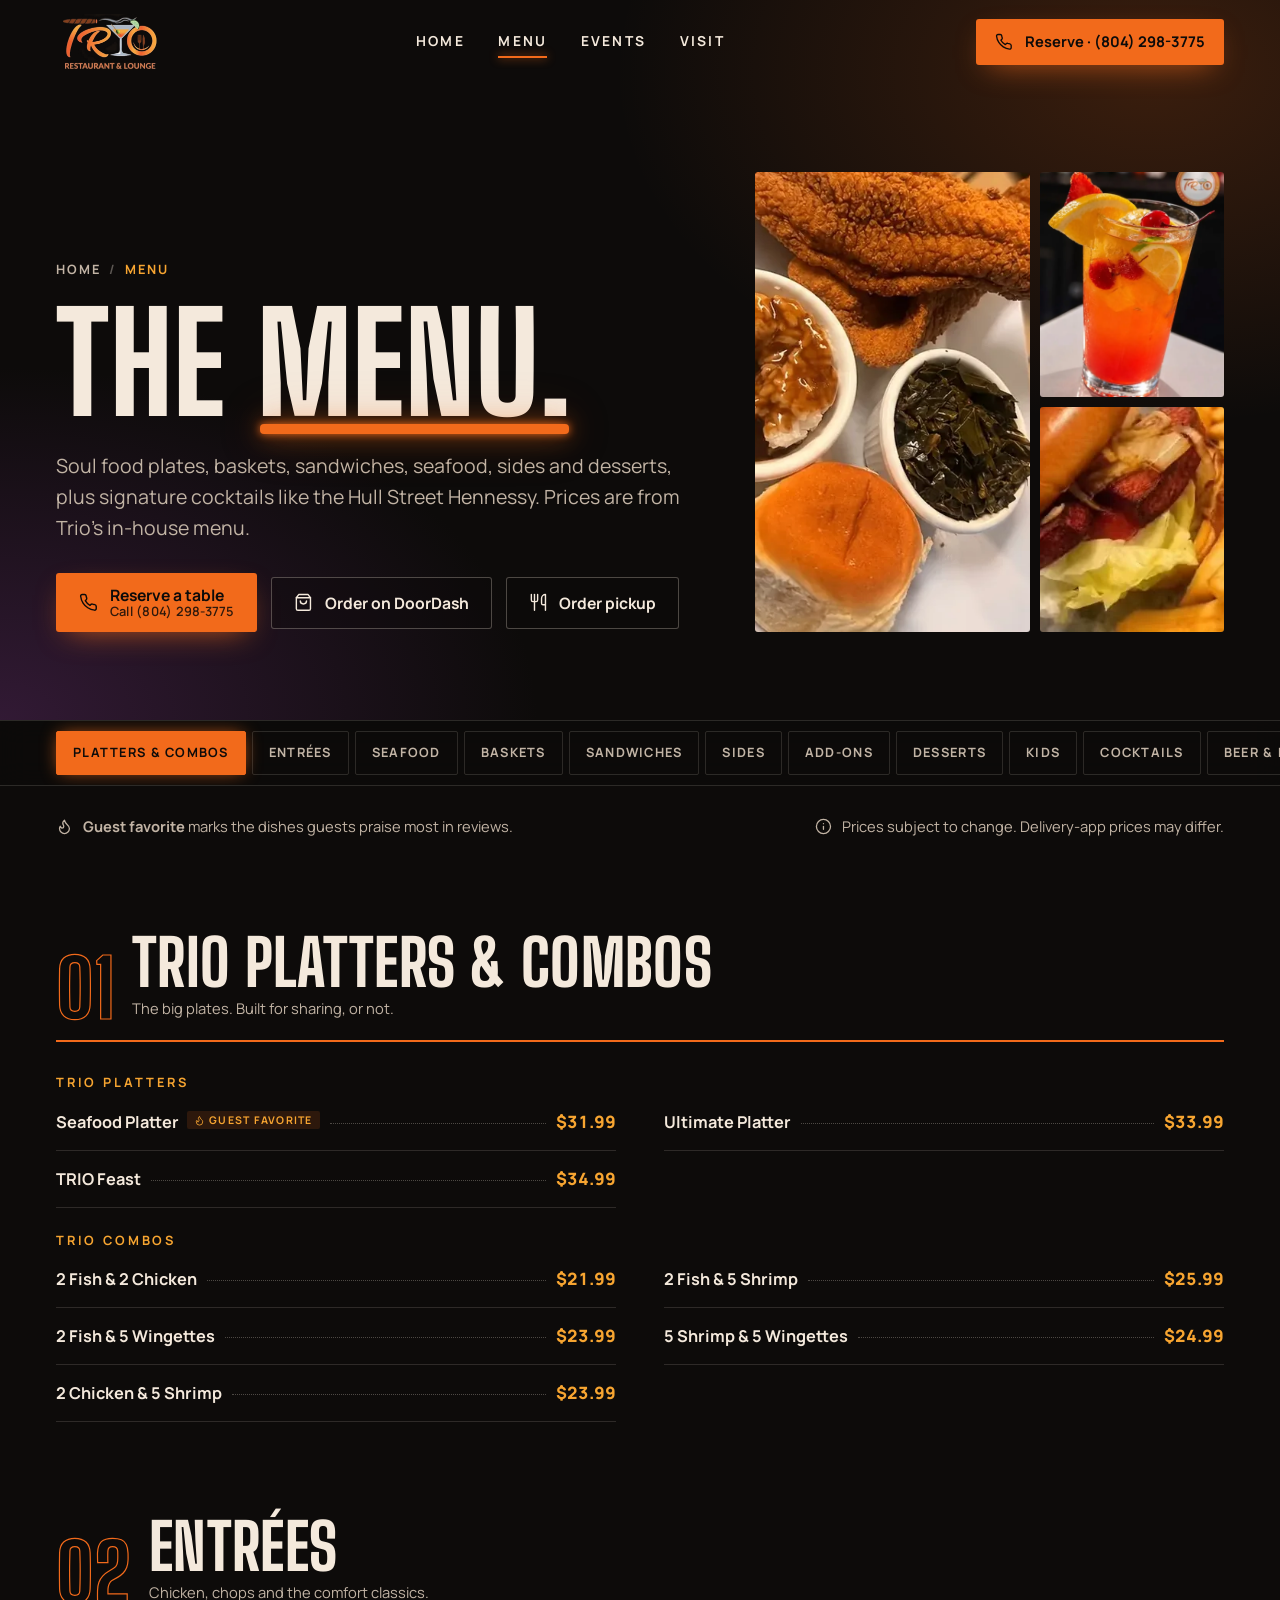
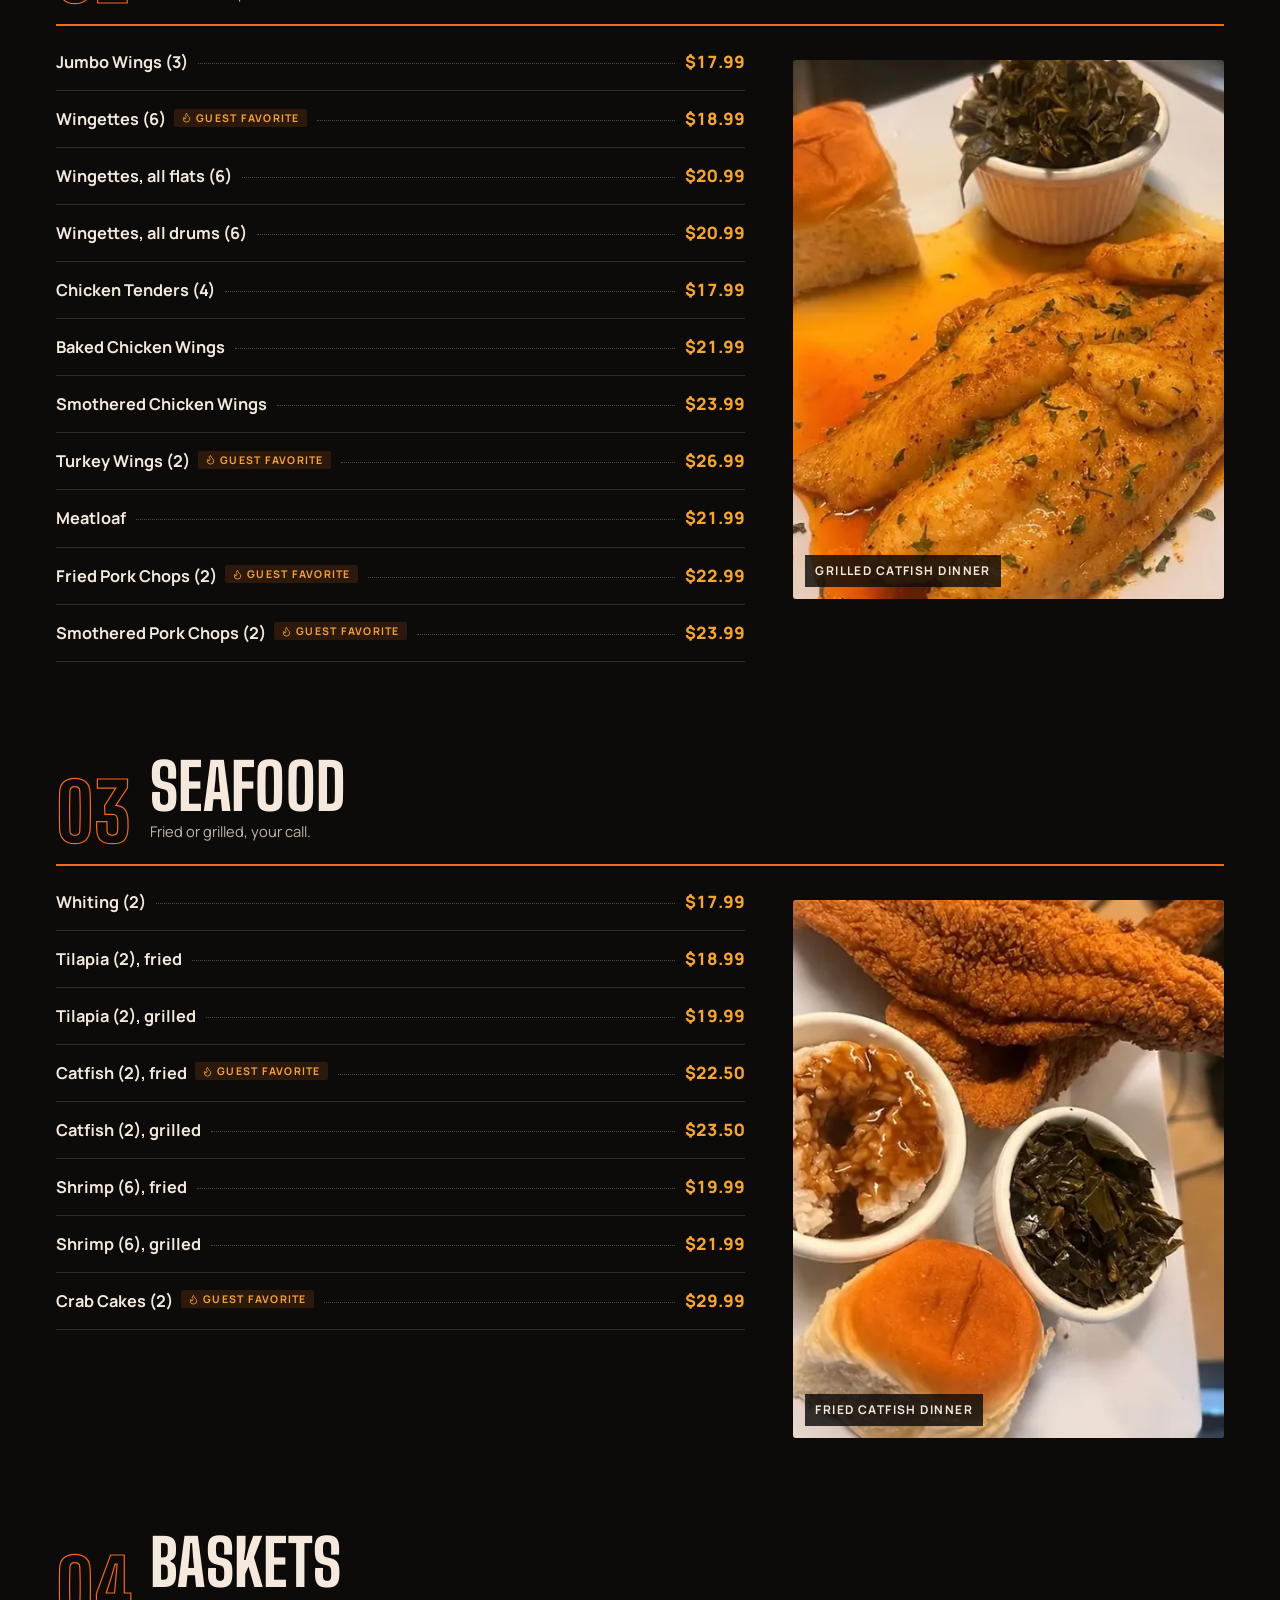
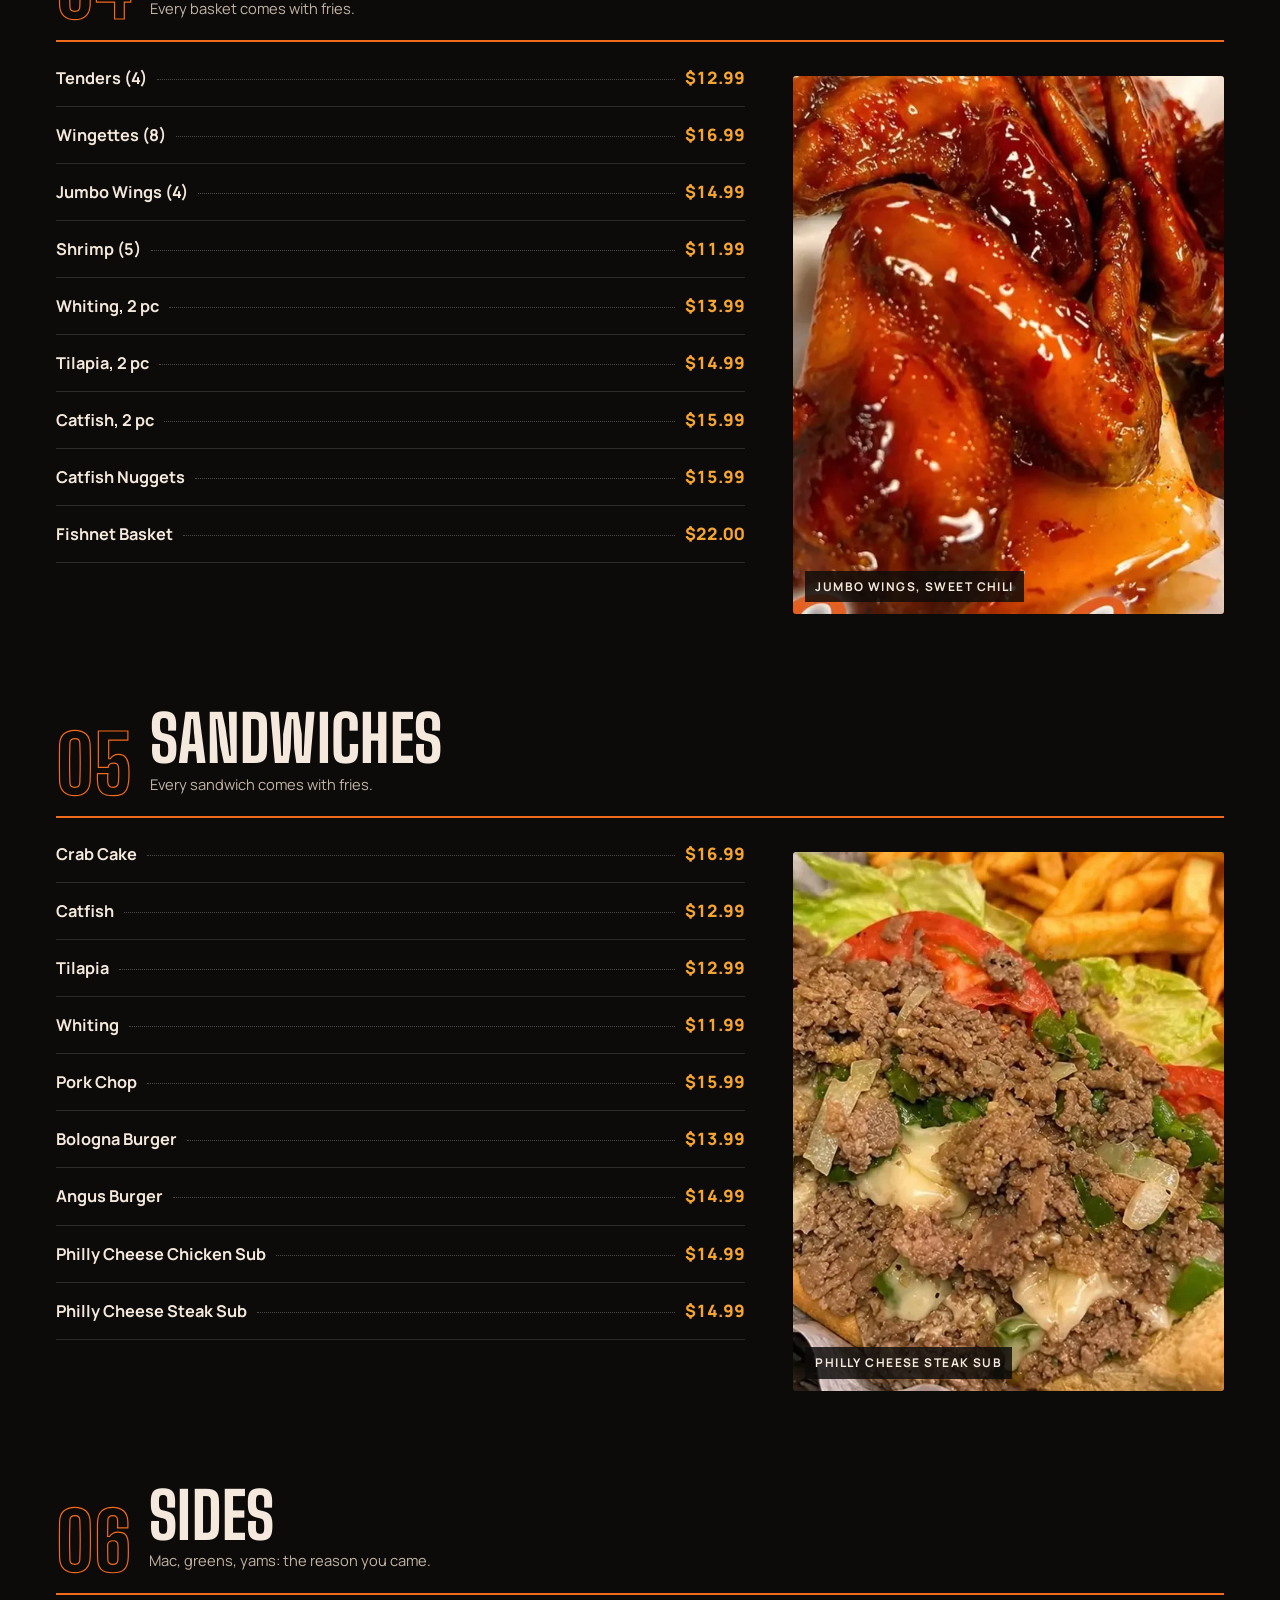
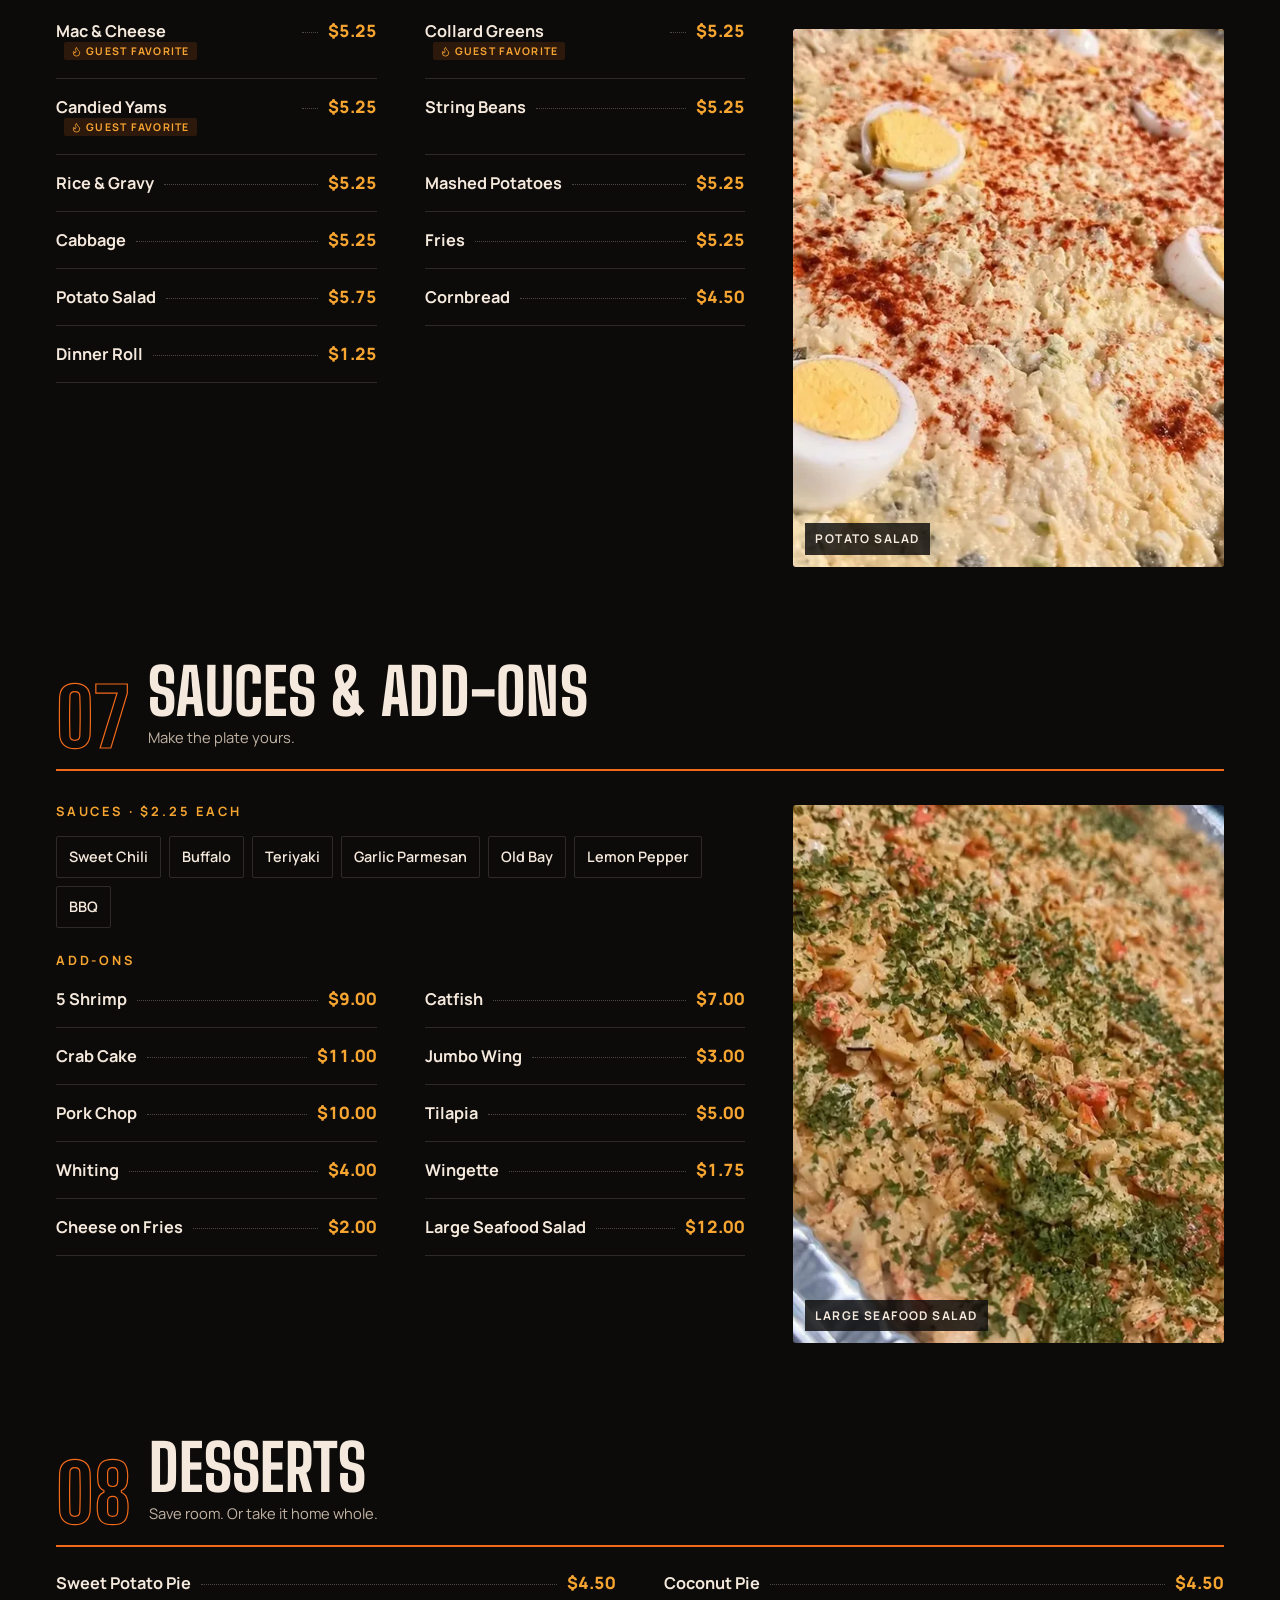
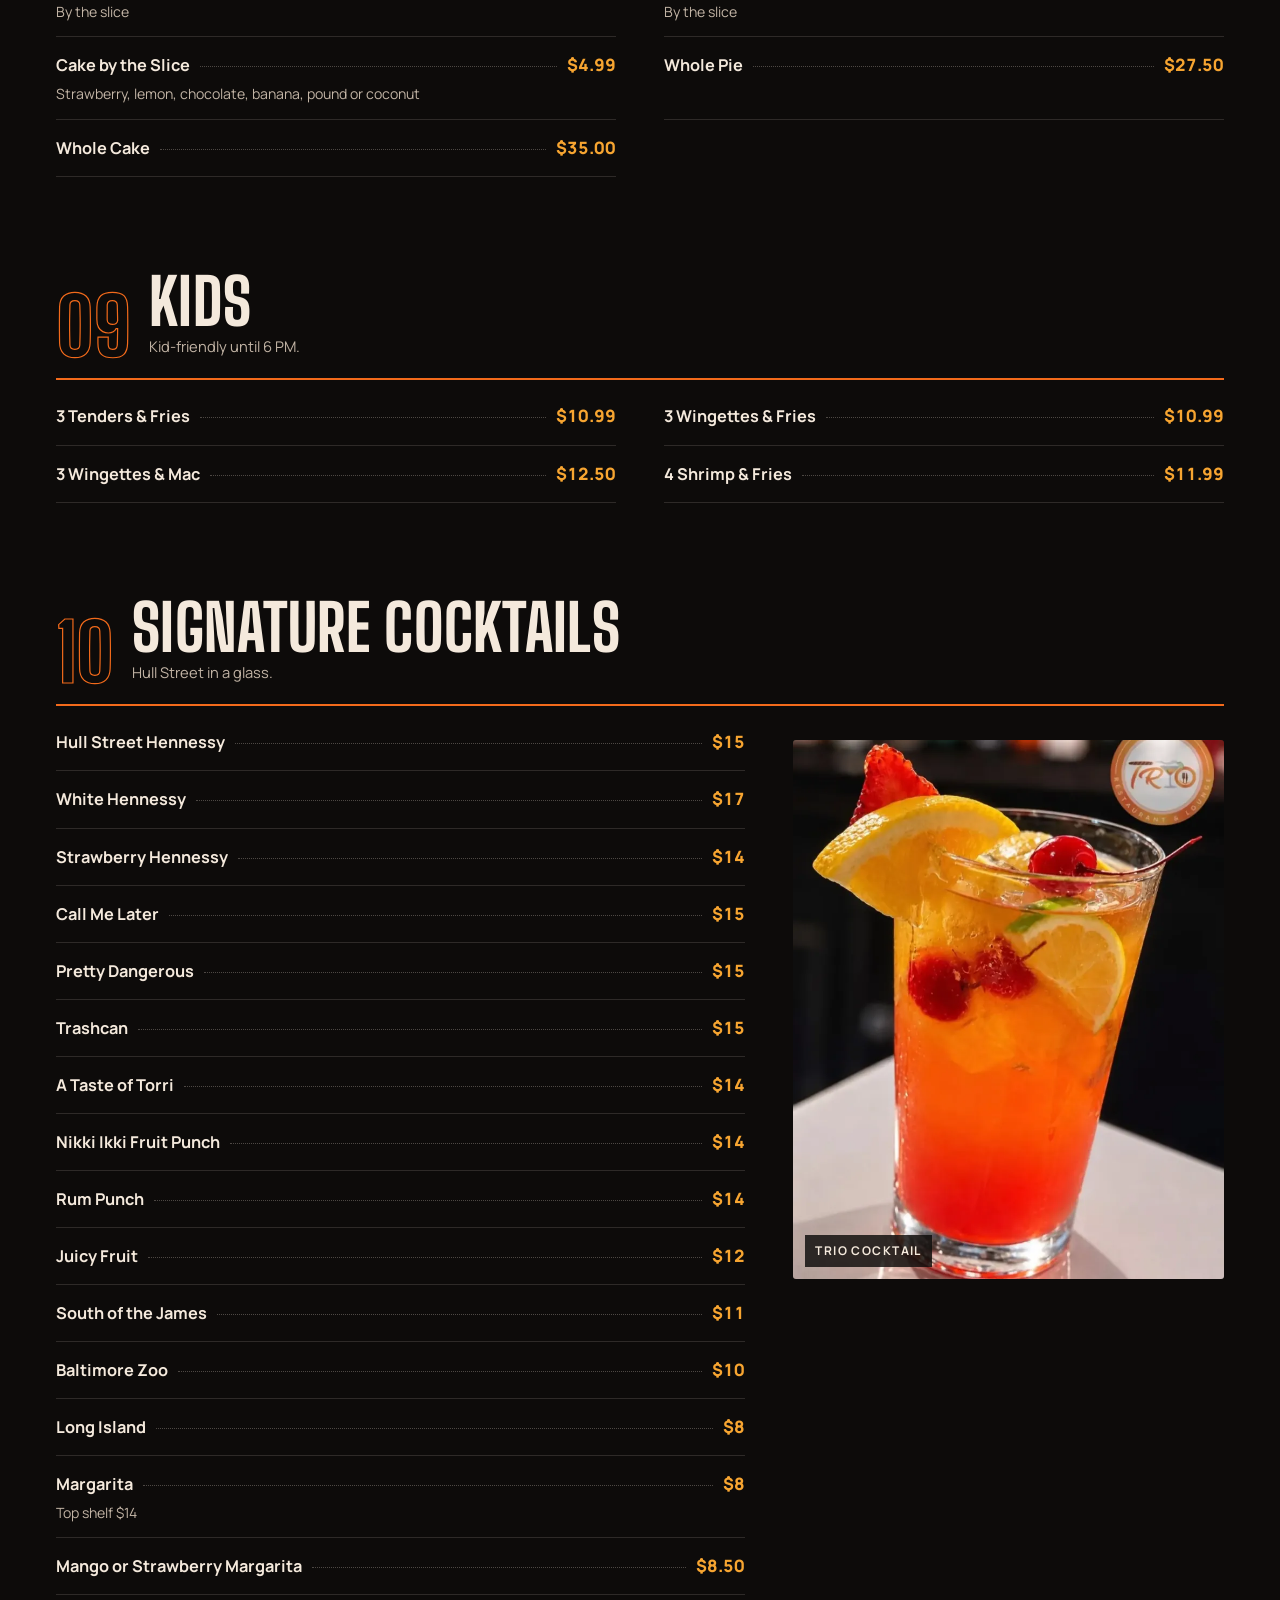
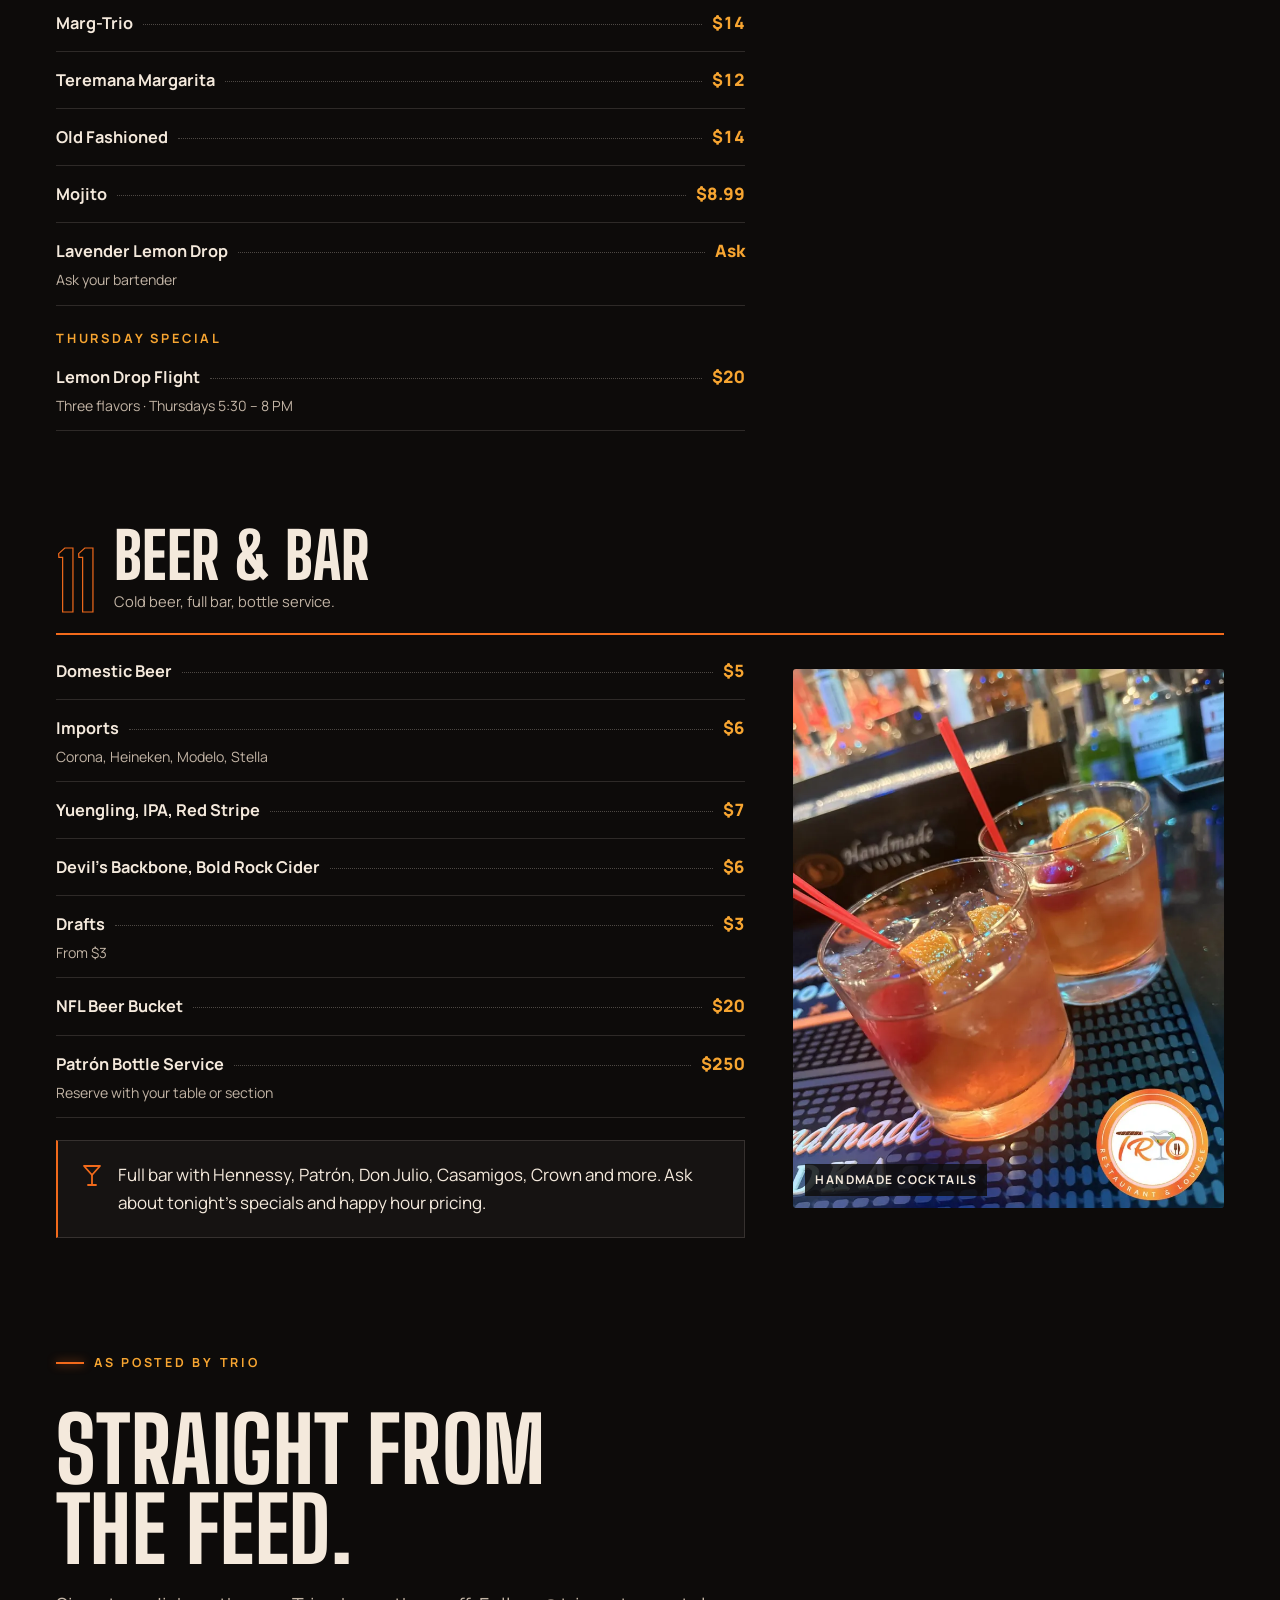
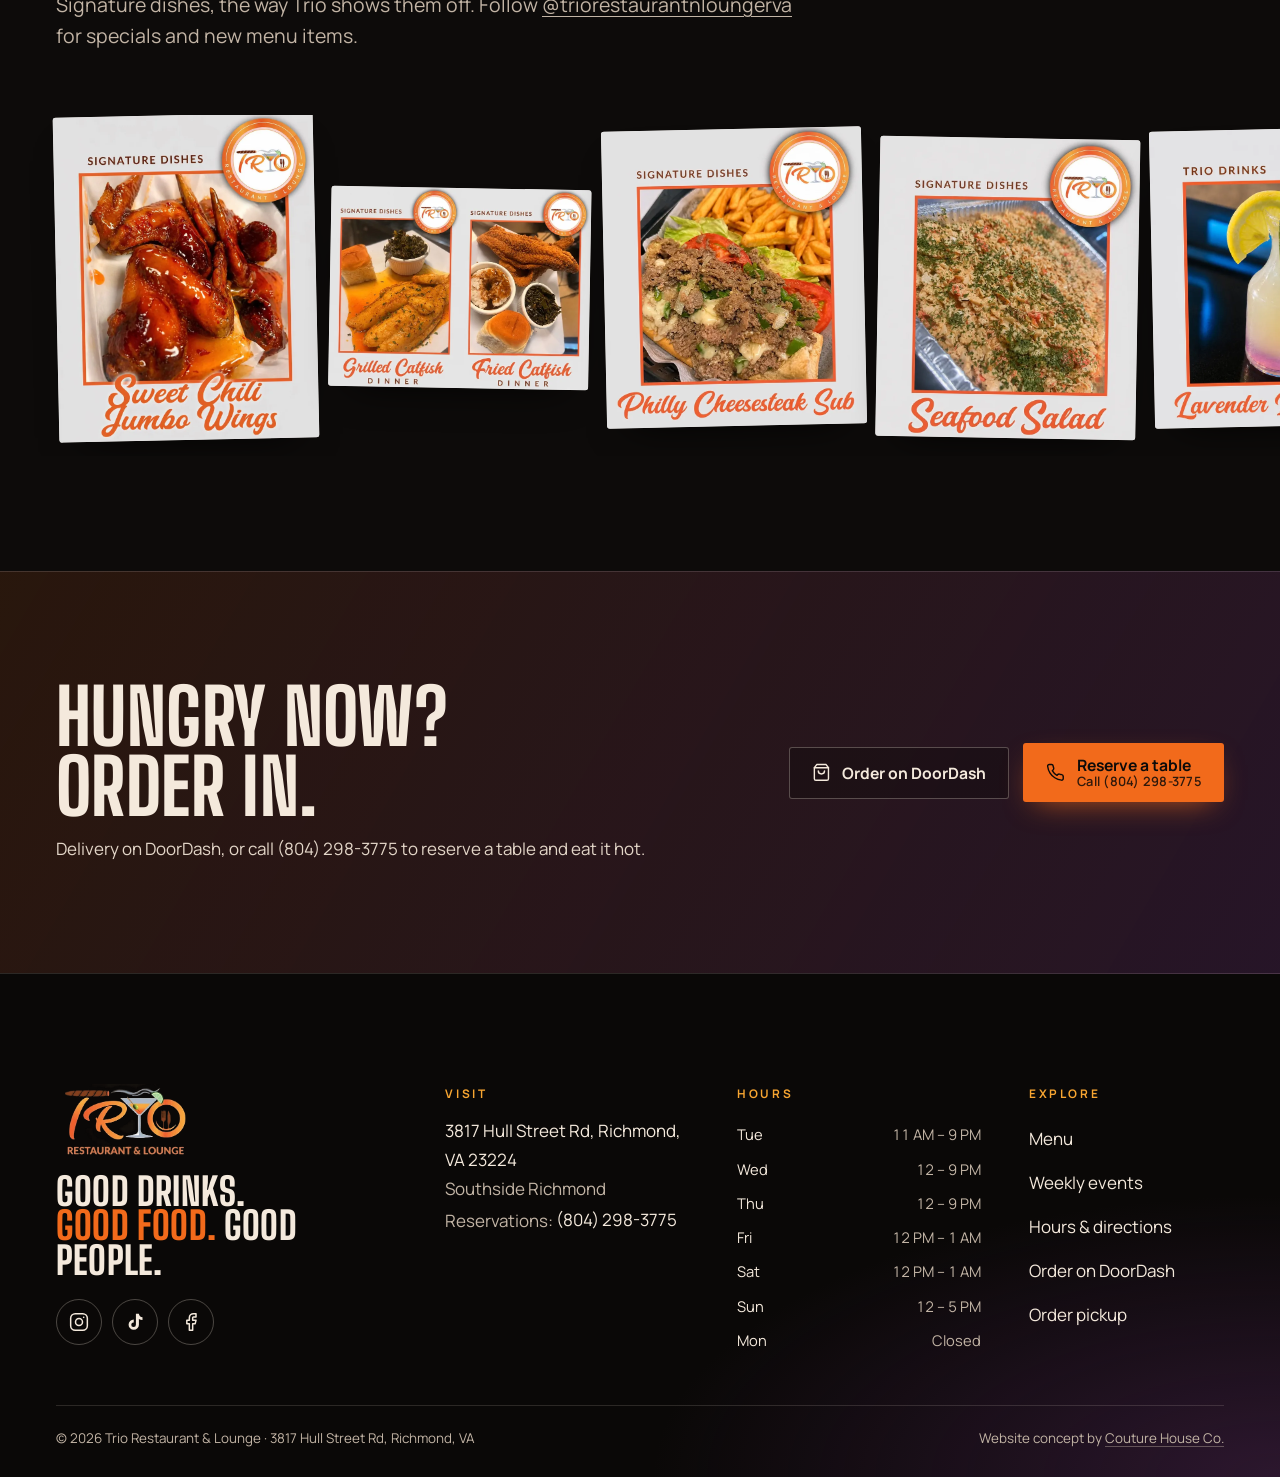
<file: menu.html>
<!doctype html>
<html lang="en">
<head>
<meta charset="utf-8">
<meta name="viewport" content="width=device-width, initial-scale=1, viewport-fit=cover">
<title>Menu | Trio Soul Food &amp; Cocktails, Richmond, VA</title>
<meta name="description" content="Full Trio menu with prices: catfish, smothered pork chops, wings, platters, sides, desserts and signature Hennessy cocktails. Hull St, Richmond, VA.">
<link rel="canonical" href="https://trio-restaurant-lounge-website.netlify.app/menu.html">
<meta name="robots" content="index, follow, max-image-preview:large">
<meta name="theme-color" content="#0d0b0a">
<meta name="color-scheme" content="dark">
<meta property="og:type" content="restaurant">
<meta property="og:site_name" content="Trio Restaurant &amp; Lounge">
<meta property="og:title" content="Menu | Trio Soul Food &amp; Cocktails, Richmond, VA">
<meta property="og:description" content="Full Trio menu with prices: catfish, smothered pork chops, wings, platters, sides, desserts and signature Hennessy cocktails. Hull St, Richmond, VA.">
<meta property="og:url" content="https://trio-restaurant-lounge-website.netlify.app/menu.html">
<meta property="og:image" content="https://trio-restaurant-lounge-website.netlify.app/assets/img/og.jpg">
<meta property="og:image:width" content="1200">
<meta property="og:image:height" content="630">
<meta property="og:image:alt" content="Trio Restaurant &amp; Lounge logo over a packed lounge on Hull Street Rd, Richmond">
<meta property="og:locale" content="en_US">
<meta name="twitter:card" content="summary_large_image">
<meta name="twitter:title" content="Menu | Trio Soul Food &amp; Cocktails, Richmond, VA">
<meta name="twitter:description" content="Full Trio menu with prices: catfish, smothered pork chops, wings, platters, sides, desserts and signature Hennessy cocktails. Hull St, Richmond, VA.">
<meta name="twitter:image" content="https://trio-restaurant-lounge-website.netlify.app/assets/img/og.jpg">
<link rel="icon" href="assets/img/favicon.svg" type="image/svg+xml">
<link rel="icon" href="assets/img/favicon-32.png" sizes="32x32" type="image/png">
<link rel="apple-touch-icon" href="assets/img/apple-touch-icon.png">
<link rel="manifest" href="site.webmanifest">
<link rel="preload" href="assets/fonts/big-shoulders-display-latin-700-normal.woff2" as="font" type="font/woff2" crossorigin>
<link rel="stylesheet" href="assets/css/fonts.css?v=20260930b">
<link rel="stylesheet" href="assets/css/site.css?v=20260930b">
<script>document.documentElement.classList.add('js');</script>
<script src="assets/js/site.js" defer></script>
<script type="application/ld+json">{"@context":"https://schema.org","@type":"Restaurant","additionalType":"https://schema.org/BarOrPub","@id":"https://trio-restaurant-lounge-website.netlify.app/#restaurant","name":"Trio Restaurant & Lounge","alternateName":"TRiO","description":"Soul food restaurant, cocktail bar and lounge on Hull Street Rd in Southside Richmond, VA, with a cigar room, live DJs and weekly events.","url":"https://trio-restaurant-lounge-website.netlify.app/","logo":"https://trio-restaurant-lounge-website.netlify.app/assets/img/logo-trio.webp","image":["https://trio-restaurant-lounge-website.netlify.app/assets/img/og.jpg","https://trio-restaurant-lounge-website.netlify.app/assets/img/lounge-crowd.webp","https://trio-restaurant-lounge-website.netlify.app/assets/img/plate-catfish-fried.webp"],"telephone":"+1-804-298-3775","address":{"@type":"PostalAddress","streetAddress":"3817 Hull Street Rd","addressLocality":"Richmond","addressRegion":"VA","postalCode":"23224","addressCountry":"US"},"areaServed":[{"@type":"City","name":"Richmond, VA"},{"@type":"Place","name":"Southside Richmond"}],"openingHoursSpecification":[{"@type":"OpeningHoursSpecification","dayOfWeek":"https://schema.org/Tuesday","opens":"11:00","closes":"21:00"},{"@type":"OpeningHoursSpecification","dayOfWeek":["https://schema.org/Wednesday","https://schema.org/Thursday"],"opens":"12:00","closes":"21:00"},{"@type":"OpeningHoursSpecification","dayOfWeek":["https://schema.org/Friday","https://schema.org/Saturday"],"opens":"12:00","closes":"01:00"},{"@type":"OpeningHoursSpecification","dayOfWeek":"https://schema.org/Sunday","opens":"12:00","closes":"17:00"}],"servesCuisine":["Soul Food","Southern","Seafood"],"priceRange":"$11–$35","acceptsReservations":true,"hasMenu":{"@type":"Menu","name":"Trio Restaurant & Lounge Menu","url":"https://trio-restaurant-lounge-website.netlify.app/menu.html","inLanguage":"en-US","hasMenuSection":[{"@type":"MenuSection","name":"Trio Platters & Combos","description":"The big plates. Built for sharing, or not.","hasMenuItem":[{"@type":"MenuItem","name":"Seafood Platter","offers":{"@type":"Offer","price":"31.99","priceCurrency":"USD"}},{"@type":"MenuItem","name":"Ultimate Platter","offers":{"@type":"Offer","price":"33.99","priceCurrency":"USD"}},{"@type":"MenuItem","name":"TRIO Feast","offers":{"@type":"Offer","price":"34.99","priceCurrency":"USD"}},{"@type":"MenuItem","name":"2 Fish & 2 Chicken","offers":{"@type":"Offer","price":"21.99","priceCurrency":"USD"}},{"@type":"MenuItem","name":"2 Fish & 5 Shrimp","offers":{"@type":"Offer","price":"25.99","priceCurrency":"USD"}},{"@type":"MenuItem","name":"2 Fish & 5 Wingettes","offers":{"@type":"Offer","price":"23.99","priceCurrency":"USD"}},{"@type":"MenuItem","name":"5 Shrimp & 5 Wingettes","offers":{"@type":"Offer","price":"24.99","priceCurrency":"USD"}},{"@type":"MenuItem","name":"2 Chicken & 5 Shrimp","offers":{"@type":"Offer","price":"23.99","priceCurrency":"USD"}}]},{"@type":"MenuSection","name":"Entrées","description":"Chicken, chops and the comfort classics.","hasMenuItem":[{"@type":"MenuItem","name":"Jumbo Wings (3)","offers":{"@type":"Offer","price":"17.99","priceCurrency":"USD"}},{"@type":"MenuItem","name":"Wingettes (6)","offers":{"@type":"Offer","price":"18.99","priceCurrency":"USD"}},{"@type":"MenuItem","name":"Wingettes, all flats (6)","offers":{"@type":"Offer","price":"20.99","priceCurrency":"USD"}},{"@type":"MenuItem","name":"Wingettes, all drums (6)","offers":{"@type":"Offer","price":"20.99","priceCurrency":"USD"}},{"@type":"MenuItem","name":"Chicken Tenders (4)","offers":{"@type":"Offer","price":"17.99","priceCurrency":"USD"}},{"@type":"MenuItem","name":"Baked Chicken Wings","offers":{"@type":"Offer","price":"21.99","priceCurrency":"USD"}},{"@type":"MenuItem","name":"Smothered Chicken Wings","offers":{"@type":"Offer","price":"23.99","priceCurrency":"USD"}},{"@type":"MenuItem","name":"Turkey Wings (2)","offers":{"@type":"Offer","price":"26.99","priceCurrency":"USD"}},{"@type":"MenuItem","name":"Meatloaf","offers":{"@type":"Offer","price":"21.99","priceCurrency":"USD"}},{"@type":"MenuItem","name":"Fried Pork Chops (2)","offers":{"@type":"Offer","price":"22.99","priceCurrency":"USD"}},{"@type":"MenuItem","name":"Smothered Pork Chops (2)","offers":{"@type":"Offer","price":"23.99","priceCurrency":"USD"}}]},{"@type":"MenuSection","name":"Seafood","description":"Fried or grilled, your call.","hasMenuItem":[{"@type":"MenuItem","name":"Whiting (2)","offers":{"@type":"Offer","price":"17.99","priceCurrency":"USD"}},{"@type":"MenuItem","name":"Tilapia (2), fried","offers":{"@type":"Offer","price":"18.99","priceCurrency":"USD"}},{"@type":"MenuItem","name":"Tilapia (2), grilled","offers":{"@type":"Offer","price":"19.99","priceCurrency":"USD"}},{"@type":"MenuItem","name":"Catfish (2), fried","offers":{"@type":"Offer","price":"22.50","priceCurrency":"USD"}},{"@type":"MenuItem","name":"Catfish (2), grilled","offers":{"@type":"Offer","price":"23.50","priceCurrency":"USD"}},{"@type":"MenuItem","name":"Shrimp (6), fried","offers":{"@type":"Offer","price":"19.99","priceCurrency":"USD"}},{"@type":"MenuItem","name":"Shrimp (6), grilled","offers":{"@type":"Offer","price":"21.99","priceCurrency":"USD"}},{"@type":"MenuItem","name":"Crab Cakes (2)","offers":{"@type":"Offer","price":"29.99","priceCurrency":"USD"}}]},{"@type":"MenuSection","name":"Baskets","description":"Every basket comes with fries.","hasMenuItem":[{"@type":"MenuItem","name":"Tenders (4)","offers":{"@type":"Offer","price":"12.99","priceCurrency":"USD"}},{"@type":"MenuItem","name":"Wingettes (8)","offers":{"@type":"Offer","price":"16.99","priceCurrency":"USD"}},{"@type":"MenuItem","name":"Jumbo Wings (4)","offers":{"@type":"Offer","price":"14.99","priceCurrency":"USD"}},{"@type":"MenuItem","name":"Shrimp (5)","offers":{"@type":"Offer","price":"11.99","priceCurrency":"USD"}},{"@type":"MenuItem","name":"Whiting, 2 pc","offers":{"@type":"Offer","price":"13.99","priceCurrency":"USD"}},{"@type":"MenuItem","name":"Tilapia, 2 pc","offers":{"@type":"Offer","price":"14.99","priceCurrency":"USD"}},{"@type":"MenuItem","name":"Catfish, 2 pc","offers":{"@type":"Offer","price":"15.99","priceCurrency":"USD"}},{"@type":"MenuItem","name":"Catfish Nuggets","offers":{"@type":"Offer","price":"15.99","priceCurrency":"USD"}},{"@type":"MenuItem","name":"Fishnet Basket","offers":{"@type":"Offer","price":"22.00","priceCurrency":"USD"}}]},{"@type":"MenuSection","name":"Sandwiches","description":"Every sandwich comes with fries.","hasMenuItem":[{"@type":"MenuItem","name":"Crab Cake","offers":{"@type":"Offer","price":"16.99","priceCurrency":"USD"}},{"@type":"MenuItem","name":"Catfish","offers":{"@type":"Offer","price":"12.99","priceCurrency":"USD"}},{"@type":"MenuItem","name":"Tilapia","offers":{"@type":"Offer","price":"12.99","priceCurrency":"USD"}},{"@type":"MenuItem","name":"Whiting","offers":{"@type":"Offer","price":"11.99","priceCurrency":"USD"}},{"@type":"MenuItem","name":"Pork Chop","offers":{"@type":"Offer","price":"15.99","priceCurrency":"USD"}},{"@type":"MenuItem","name":"Bologna Burger","offers":{"@type":"Offer","price":"13.99","priceCurrency":"USD"}},{"@type":"MenuItem","name":"Angus Burger","offers":{"@type":"Offer","price":"14.99","priceCurrency":"USD"}},{"@type":"MenuItem","name":"Philly Cheese Chicken Sub","offers":{"@type":"Offer","price":"14.99","priceCurrency":"USD"}},{"@type":"MenuItem","name":"Philly Cheese Steak Sub","offers":{"@type":"Offer","price":"14.99","priceCurrency":"USD"}}]},{"@type":"MenuSection","name":"Sides","description":"Mac, greens, yams: the reason you came.","hasMenuItem":[{"@type":"MenuItem","name":"Mac & Cheese","offers":{"@type":"Offer","price":"5.25","priceCurrency":"USD"}},{"@type":"MenuItem","name":"Collard Greens","offers":{"@type":"Offer","price":"5.25","priceCurrency":"USD"}},{"@type":"MenuItem","name":"Candied Yams","offers":{"@type":"Offer","price":"5.25","priceCurrency":"USD"}},{"@type":"MenuItem","name":"String Beans","offers":{"@type":"Offer","price":"5.25","priceCurrency":"USD"}},{"@type":"MenuItem","name":"Rice & Gravy","offers":{"@type":"Offer","price":"5.25","priceCurrency":"USD"}},{"@type":"MenuItem","name":"Mashed Potatoes","offers":{"@type":"Offer","price":"5.25","priceCurrency":"USD"}},{"@type":"MenuItem","name":"Cabbage","offers":{"@type":"Offer","price":"5.25","priceCurrency":"USD"}},{"@type":"MenuItem","name":"Fries","offers":{"@type":"Offer","price":"5.25","priceCurrency":"USD"}},{"@type":"MenuItem","name":"Potato Salad","offers":{"@type":"Offer","price":"5.75","priceCurrency":"USD"}},{"@type":"MenuItem","name":"Cornbread","offers":{"@type":"Offer","price":"4.50","priceCurrency":"USD"}},{"@type":"MenuItem","name":"Dinner Roll","offers":{"@type":"Offer","price":"1.25","priceCurrency":"USD"}}]},{"@type":"MenuSection","name":"Sauces & Add-ons","description":"Make the plate yours.","hasMenuItem":[{"@type":"MenuItem","name":"Sweet Chili sauce","offers":{"@type":"Offer","price":"2.25","priceCurrency":"USD"}},{"@type":"MenuItem","name":"Buffalo sauce","offers":{"@type":"Offer","price":"2.25","priceCurrency":"USD"}},{"@type":"MenuItem","name":"Teriyaki sauce","offers":{"@type":"Offer","price":"2.25","priceCurrency":"USD"}},{"@type":"MenuItem","name":"Garlic Parmesan sauce","offers":{"@type":"Offer","price":"2.25","priceCurrency":"USD"}},{"@type":"MenuItem","name":"Old Bay sauce","offers":{"@type":"Offer","price":"2.25","priceCurrency":"USD"}},{"@type":"MenuItem","name":"Lemon Pepper sauce","offers":{"@type":"Offer","price":"2.25","priceCurrency":"USD"}},{"@type":"MenuItem","name":"BBQ sauce","offers":{"@type":"Offer","price":"2.25","priceCurrency":"USD"}},{"@type":"MenuItem","name":"5 Shrimp","offers":{"@type":"Offer","price":"9.00","priceCurrency":"USD"}},{"@type":"MenuItem","name":"Catfish","offers":{"@type":"Offer","price":"7.00","priceCurrency":"USD"}},{"@type":"MenuItem","name":"Crab Cake","offers":{"@type":"Offer","price":"11.00","priceCurrency":"USD"}},{"@type":"MenuItem","name":"Jumbo Wing","offers":{"@type":"Offer","price":"3.00","priceCurrency":"USD"}},{"@type":"MenuItem","name":"Pork Chop","offers":{"@type":"Offer","price":"10.00","priceCurrency":"USD"}},{"@type":"MenuItem","name":"Tilapia","offers":{"@type":"Offer","price":"5.00","priceCurrency":"USD"}},{"@type":"MenuItem","name":"Whiting","offers":{"@type":"Offer","price":"4.00","priceCurrency":"USD"}},{"@type":"MenuItem","name":"Wingette","offers":{"@type":"Offer","price":"1.75","priceCurrency":"USD"}},{"@type":"MenuItem","name":"Cheese on Fries","offers":{"@type":"Offer","price":"2.00","priceCurrency":"USD"}},{"@type":"MenuItem","name":"Large Seafood Salad","offers":{"@type":"Offer","price":"12.00","priceCurrency":"USD"}}]},{"@type":"MenuSection","name":"Desserts","description":"Save room. Or take it home whole.","hasMenuItem":[{"@type":"MenuItem","name":"Sweet Potato Pie","description":"By the slice","offers":{"@type":"Offer","price":"4.50","priceCurrency":"USD"}},{"@type":"MenuItem","name":"Coconut Pie","description":"By the slice","offers":{"@type":"Offer","price":"4.50","priceCurrency":"USD"}},{"@type":"MenuItem","name":"Cake by the Slice","description":"Strawberry, lemon, chocolate, banana, pound or coconut","offers":{"@type":"Offer","price":"4.99","priceCurrency":"USD"}},{"@type":"MenuItem","name":"Whole Pie","offers":{"@type":"Offer","price":"27.50","priceCurrency":"USD"}},{"@type":"MenuItem","name":"Whole Cake","offers":{"@type":"Offer","price":"35.00","priceCurrency":"USD"}}]},{"@type":"MenuSection","name":"Kids","description":"Kid-friendly until 6 PM.","hasMenuItem":[{"@type":"MenuItem","name":"3 Tenders & Fries","offers":{"@type":"Offer","price":"10.99","priceCurrency":"USD"}},{"@type":"MenuItem","name":"3 Wingettes & Fries","offers":{"@type":"Offer","price":"10.99","priceCurrency":"USD"}},{"@type":"MenuItem","name":"3 Wingettes & Mac","offers":{"@type":"Offer","price":"12.50","priceCurrency":"USD"}},{"@type":"MenuItem","name":"4 Shrimp & Fries","offers":{"@type":"Offer","price":"11.99","priceCurrency":"USD"}}]},{"@type":"MenuSection","name":"Signature Cocktails","description":"Hull Street in a glass.","hasMenuItem":[{"@type":"MenuItem","name":"Hull Street Hennessy","offers":{"@type":"Offer","price":"15","priceCurrency":"USD"}},{"@type":"MenuItem","name":"White Hennessy","offers":{"@type":"Offer","price":"17","priceCurrency":"USD"}},{"@type":"MenuItem","name":"Strawberry Hennessy","offers":{"@type":"Offer","price":"14","priceCurrency":"USD"}},{"@type":"MenuItem","name":"Call Me Later","offers":{"@type":"Offer","price":"15","priceCurrency":"USD"}},{"@type":"MenuItem","name":"Pretty Dangerous","offers":{"@type":"Offer","price":"15","priceCurrency":"USD"}},{"@type":"MenuItem","name":"Trashcan","offers":{"@type":"Offer","price":"15","priceCurrency":"USD"}},{"@type":"MenuItem","name":"A Taste of Torri","offers":{"@type":"Offer","price":"14","priceCurrency":"USD"}},{"@type":"MenuItem","name":"Nikki Ikki Fruit Punch","offers":{"@type":"Offer","price":"14","priceCurrency":"USD"}},{"@type":"MenuItem","name":"Rum Punch","offers":{"@type":"Offer","price":"14","priceCurrency":"USD"}},{"@type":"MenuItem","name":"Juicy Fruit","offers":{"@type":"Offer","price":"12","priceCurrency":"USD"}},{"@type":"MenuItem","name":"South of the James","offers":{"@type":"Offer","price":"11","priceCurrency":"USD"}},{"@type":"MenuItem","name":"Baltimore Zoo","offers":{"@type":"Offer","price":"10","priceCurrency":"USD"}},{"@type":"MenuItem","name":"Long Island","offers":{"@type":"Offer","price":"8","priceCurrency":"USD"}},{"@type":"MenuItem","name":"Margarita","description":"Top shelf $14","offers":{"@type":"Offer","price":"8","priceCurrency":"USD"}},{"@type":"MenuItem","name":"Mango or Strawberry Margarita","offers":{"@type":"Offer","price":"8.50","priceCurrency":"USD"}},{"@type":"MenuItem","name":"Marg-Trio","offers":{"@type":"Offer","price":"14","priceCurrency":"USD"}},{"@type":"MenuItem","name":"Teremana Margarita","offers":{"@type":"Offer","price":"12","priceCurrency":"USD"}},{"@type":"MenuItem","name":"Old Fashioned","offers":{"@type":"Offer","price":"14","priceCurrency":"USD"}},{"@type":"MenuItem","name":"Mojito","offers":{"@type":"Offer","price":"8.99","priceCurrency":"USD"}},{"@type":"MenuItem","name":"Lavender Lemon Drop","description":"Ask your bartender"},{"@type":"MenuItem","name":"Lemon Drop Flight","description":"Three flavors · Thursdays 5:30 – 8 PM","offers":{"@type":"Offer","price":"20","priceCurrency":"USD"}}]},{"@type":"MenuSection","name":"Beer & Bar","description":"Cold beer, full bar, bottle service.","hasMenuItem":[{"@type":"MenuItem","name":"Domestic Beer","offers":{"@type":"Offer","price":"5","priceCurrency":"USD"}},{"@type":"MenuItem","name":"Imports","description":"Corona, Heineken, Modelo, Stella","offers":{"@type":"Offer","price":"6","priceCurrency":"USD"}},{"@type":"MenuItem","name":"Yuengling, IPA, Red Stripe","offers":{"@type":"Offer","price":"7","priceCurrency":"USD"}},{"@type":"MenuItem","name":"Devil’s Backbone, Bold Rock Cider","offers":{"@type":"Offer","price":"6","priceCurrency":"USD"}},{"@type":"MenuItem","name":"Drafts","description":"From $3","offers":{"@type":"Offer","priceCurrency":"USD","price":"3","priceSpecification":{"@type":"PriceSpecification","minPrice":"3","priceCurrency":"USD"}}},{"@type":"MenuItem","name":"NFL Beer Bucket","offers":{"@type":"Offer","price":"20","priceCurrency":"USD"}},{"@type":"MenuItem","name":"Patrón Bottle Service","description":"Reserve with your table or section","offers":{"@type":"Offer","price":"250","priceCurrency":"USD"}}]}]},"sameAs":["https://www.instagram.com/triorestaurantnloungerva/","https://www.tiktok.com/@triorva7","https://www.facebook.com/p/TRIO-Restaurant-Lounge-100068865251230/"],"amenityFeature":[{"@type":"LocationFeatureSpecification","name":"Full bar","value":true},{"@type":"LocationFeatureSpecification","name":"Cigar room","value":true},{"@type":"LocationFeatureSpecification","name":"Live DJs and entertainment","value":true},{"@type":"LocationFeatureSpecification","name":"Parking available","value":true}],"potentialAction":{"@type":"OrderAction","target":{"@type":"EntryPoint","urlTemplate":"https://www.doordash.com/store/trio-restaurant-&-lounge-richmond-1803823/","actionPlatform":["https://schema.org/DesktopWebPlatform","https://schema.org/MobileWebPlatform"]},"deliveryMethod":"https://purl.org/goodrelations/v1#DeliveryModeOwnFleet"}}</script>
<script type="application/ld+json">{"@context":"https://schema.org","@type":"BreadcrumbList","itemListElement":[{"@type":"ListItem","position":1,"name":"Home","item":"https://trio-restaurant-lounge-website.netlify.app/"},{"@type":"ListItem","position":2,"name":"Menu","item":"https://trio-restaurant-lounge-website.netlify.app/menu.html"}]}</script>
</head>
<body>
<a class="skip-link" href="#main">Skip to content</a>
<div class="smoke" aria-hidden="true"></div>
<header class="site-header">
  <div class="wrap header-inner">
    <a class="brand" href="index.html" aria-label="Trio Restaurant &amp; Lounge, home">
      <img src="assets/img/logo-trio-alpha.webp" width="432" height="223" alt="Trio Restaurant &amp; Lounge">
    </a>
    <nav id="site-nav" class="site-nav" aria-label="Main">
      <ul>
        <li><a href="index.html">Home<span>Soul food & lounge</span></a></li><li><a href="menu.html" aria-current="page">Menu<span>Plates & drinks</span></a></li><li><a href="events.html">Events<span>Weekly lineup</span></a></li><li><a href="visit.html">Visit<span>Hours & directions</span></a></li>
      </ul>
      <div class="nav-extra">
        <a class="btn btn--ember" href="tel:+18042983775"><svg class="icon" viewBox="0 0 24 24" aria-hidden="true" focusable="false"><path d="M22 16.9v3a2 2 0 0 1-2.2 2 19.8 19.8 0 0 1-8.6-3.1 19.5 19.5 0 0 1-6-6A19.8 19.8 0 0 1 2.1 4.2 2 2 0 0 1 4.1 2h3a2 2 0 0 1 2 1.7c.1.9.4 1.8.7 2.7a2 2 0 0 1-.5 2.1L8 9.8a16 16 0 0 0 6 6l1.3-1.3a2 2 0 0 1 2.1-.4c.9.3 1.8.6 2.7.7a2 2 0 0 1 1.7 2z"/></svg><span class="btn-stack">Reserve a table<small>Call (804) 298-3775</small></span></a>
        <a class="btn btn--ghost" href="https://www.doordash.com/store/trio-restaurant-&-lounge-richmond-1803823/" rel="noopener" target="_blank"><svg class="icon" viewBox="0 0 24 24" aria-hidden="true" focusable="false"><path d="M6 2 3 6v14a2 2 0 0 0 2 2h14a2 2 0 0 0 2-2V6l-3-4z"/><path d="M3 6h18"/><path d="M16 10a4 4 0 0 1-8 0"/></svg>Order delivery on DoorDash</a>
        <a class="btn btn--ghost" href="https://www.instagram.com/triorestaurantnloungerva/" rel="noopener" target="_blank"><svg class="icon" viewBox="0 0 24 24" aria-hidden="true" focusable="false"><rect x="2" y="2" width="20" height="20" rx="5.5"/><circle cx="12" cy="12" r="4.2"/><circle cx="17.6" cy="6.4" r="1" fill="currentColor" stroke="none"/></svg>Follow @triorestaurantnloungerva</a>
      </div>
    </nav>
    <div class="header-actions">
      <a class="btn btn--ember header-cta" href="tel:+18042983775"><svg class="icon" viewBox="0 0 24 24" aria-hidden="true" focusable="false"><path d="M22 16.9v3a2 2 0 0 1-2.2 2 19.8 19.8 0 0 1-8.6-3.1 19.5 19.5 0 0 1-6-6A19.8 19.8 0 0 1 2.1 4.2 2 2 0 0 1 4.1 2h3a2 2 0 0 1 2 1.7c.1.9.4 1.8.7 2.7a2 2 0 0 1-.5 2.1L8 9.8a16 16 0 0 0 6 6l1.3-1.3a2 2 0 0 1 2.1-.4c.9.3 1.8.6 2.7.7a2 2 0 0 1 1.7 2z"/></svg>Reserve · (804) 298-3775</a>
      <button class="nav-toggle" type="button" aria-expanded="false" aria-controls="site-nav" aria-label="Open menu">
        <svg class="icon icon-menu" viewBox="0 0 24 24" aria-hidden="true" focusable="false"><path d="M4 7h16"/><path d="M4 12h16"/><path d="M4 17h10"/></svg><svg class="icon icon-close" viewBox="0 0 24 24" aria-hidden="true" focusable="false"><path d="M18 6 6 18"/><path d="m6 6 12 12"/></svg><span>Menu</span>
      </button>
    </div>
  </div>
</header>
<main id="main">
<section class="page-hero" aria-labelledby="page-title">
  <div class="wrap page-hero-grid">
    <div>
      <nav aria-label="Breadcrumb"><ol class="crumbs"><li><a href="index.html">Home</a></li><li><span aria-current="page">Menu</span></li></ol></nav>
      <h1 class="display" id="page-title">The <span class="neon">menu.</span></h1>
      <p class="lede">Soul food plates, baskets, sandwiches, seafood, sides and desserts, plus signature cocktails like the Hull Street Hennessy. Prices are from Trio’s in-house menu.</p>
      <div class="cta-row">
        <a class="btn btn--ember " href="tel:+18042983775"><svg class="icon" viewBox="0 0 24 24" aria-hidden="true" focusable="false"><path d="M22 16.9v3a2 2 0 0 1-2.2 2 19.8 19.8 0 0 1-8.6-3.1 19.5 19.5 0 0 1-6-6A19.8 19.8 0 0 1 2.1 4.2 2 2 0 0 1 4.1 2h3a2 2 0 0 1 2 1.7c.1.9.4 1.8.7 2.7a2 2 0 0 1-.5 2.1L8 9.8a16 16 0 0 0 6 6l1.3-1.3a2 2 0 0 1 2.1-.4c.9.3 1.8.6 2.7.7a2 2 0 0 1 1.7 2z"/></svg><span class="btn-stack">Reserve a table<small>Call (804) 298-3775</small></span></a>
        <a class="btn btn--ghost" href="https://www.doordash.com/store/trio-restaurant-&-lounge-richmond-1803823/" rel="noopener" target="_blank"><svg class="icon" viewBox="0 0 24 24" aria-hidden="true" focusable="false"><path d="M6 2 3 6v14a2 2 0 0 0 2 2h14a2 2 0 0 0 2-2V6l-3-4z"/><path d="M3 6h18"/><path d="M16 10a4 4 0 0 1-8 0"/></svg>Order on DoorDash</a>
        <a class="btn btn--ghost" href="https://order.toasttab.com/online/trio-smb-pos-3817-hull-street-road" rel="noopener" target="_blank"><svg class="icon" viewBox="0 0 24 24" aria-hidden="true" focusable="false"><path d="M3 2v7c0 1.1.9 2 2 2h4a2 2 0 0 0 2-2V2"/><path d="M7 2v20"/><path d="M21 15V2a5 5 0 0 0-5 5v6c0 1.1.9 2 2 2h3zm0 0v7"/></svg>Order pickup</a>
      </div>
    </div>
    <div class="hero-strip">
      <figure><img src="assets/img/plate-catfish-fried.webp" width="560" height="602" alt="Fried catfish dinner with rice and gravy, collards and a roll" fetchpriority="high" decoding="async"></figure>
      <figure><img src="assets/img/cocktail-glass.webp" srcset="assets/img/cocktail-glass-800.webp 800w, assets/img/cocktail-glass.webp 1320w" sizes="(min-width: 960px) 16vw, 40vw" width="1320" height="1750" alt="A tall orange and red Trio cocktail with fruit garnish" loading="lazy" decoding="async"></figure>
      <figure><img src="assets/img/plate-bologna.webp" width="448" height="281" alt="Fried bologna burger on a toasted bun with lettuce and fries" loading="lazy" decoding="async"></figure>
    </div>
  </div>
</section>
<nav class="menu-nav" aria-label="Menu categories" data-menu-nav>
  <div class="menu-nav-inner"><a href="#platters">Platters &amp; Combos</a><a href="#entrees">Entrées</a><a href="#seafood">Seafood</a><a href="#baskets">Baskets</a><a href="#sandwiches">Sandwiches</a><a href="#sides">Sides</a><a href="#extras">Add-ons</a><a href="#desserts">Desserts</a><a href="#kids">Kids</a><a href="#cocktails">Cocktails</a><a href="#bar">Beer &amp; Bar</a></div>
</nav>
<div class="wrap">
  <div class="menu-intro">
    <p><svg class="icon" viewBox="0 0 24 24" aria-hidden="true" focusable="false"><path d="M8.5 14.5A2.5 2.5 0 0 0 11 12c0-1.4-.5-2-1-3-1.1-2.1-.2-4 2-6 .5 2.5 2 4.9 4 6.5 2 1.6 3 3.5 3 5.5a7 7 0 1 1-14 0c0-1.2.4-2.3 1-3.3.3 1.2 1.5 2.3 2.5 2.8z"/></svg><span><strong>Guest favorite</strong> marks the dishes guests praise most in reviews.</span></p>
    <p><svg class="icon" viewBox="0 0 24 24" aria-hidden="true" focusable="false"><circle cx="12" cy="12" r="10"/><path d="M12 16v-4"/><path d="M12 8h.01"/></svg><span>Prices subject to change. Delivery-app prices may differ.</span></p>
  </div>
  <section class="menu-sec" id="platters" data-menu-section aria-labelledby="h-platters">
    <header class="menu-sec-head">
      <p class="menu-sec-num" aria-hidden="true">01</p>
      <h2 class="display" id="h-platters">Trio Platters &amp; Combos</h2>
      <p class="menu-sec-note">The big plates. Built for sharing, or not.</p>
    </header>
    <div class="menu-sec-body">
      <div class="menu-groups"><div class="menu-group"><h3 class="menu-group-title">Trio Platters</h3><ul class="menu-items menu-items--2"><li class="mi"><span class="mi-name">Seafood Platter<span class="fav"><svg class="icon" viewBox="0 0 24 24" aria-hidden="true" focusable="false"><path d="M8.5 14.5A2.5 2.5 0 0 0 11 12c0-1.4-.5-2-1-3-1.1-2.1-.2-4 2-6 .5 2.5 2 4.9 4 6.5 2 1.6 3 3.5 3 5.5a7 7 0 1 1-14 0c0-1.2.4-2.3 1-3.3.3 1.2 1.5 2.3 2.5 2.8z"/></svg>Guest favorite</span></span><span class="mi-dots" aria-hidden="true"></span><span class="mi-price">$31.99</span></li><li class="mi"><span class="mi-name">Ultimate Platter</span><span class="mi-dots" aria-hidden="true"></span><span class="mi-price">$33.99</span></li><li class="mi"><span class="mi-name">TRIO Feast</span><span class="mi-dots" aria-hidden="true"></span><span class="mi-price">$34.99</span></li></ul></div><div class="menu-group"><h3 class="menu-group-title">Trio Combos</h3><ul class="menu-items menu-items--2"><li class="mi"><span class="mi-name">2 Fish &amp; 2 Chicken</span><span class="mi-dots" aria-hidden="true"></span><span class="mi-price">$21.99</span></li><li class="mi"><span class="mi-name">2 Fish &amp; 5 Shrimp</span><span class="mi-dots" aria-hidden="true"></span><span class="mi-price">$25.99</span></li><li class="mi"><span class="mi-name">2 Fish &amp; 5 Wingettes</span><span class="mi-dots" aria-hidden="true"></span><span class="mi-price">$23.99</span></li><li class="mi"><span class="mi-name">5 Shrimp &amp; 5 Wingettes</span><span class="mi-dots" aria-hidden="true"></span><span class="mi-price">$24.99</span></li><li class="mi"><span class="mi-name">2 Chicken &amp; 5 Shrimp</span><span class="mi-dots" aria-hidden="true"></span><span class="mi-price">$23.99</span></li></ul></div></div>
      
    </div>
  </section><section class="menu-sec" id="entrees" data-menu-section aria-labelledby="h-entrees">
    <header class="menu-sec-head">
      <p class="menu-sec-num" aria-hidden="true">02</p>
      <h2 class="display" id="h-entrees">Entrées</h2>
      <p class="menu-sec-note">Chicken, chops and the comfort classics.</p>
    </header>
    <div class="menu-sec-body has-figure">
      <div class="menu-groups"><div class="menu-group"><ul class="menu-items"><li class="mi"><span class="mi-name">Jumbo Wings (3)</span><span class="mi-dots" aria-hidden="true"></span><span class="mi-price">$17.99</span></li><li class="mi"><span class="mi-name">Wingettes (6)<span class="fav"><svg class="icon" viewBox="0 0 24 24" aria-hidden="true" focusable="false"><path d="M8.5 14.5A2.5 2.5 0 0 0 11 12c0-1.4-.5-2-1-3-1.1-2.1-.2-4 2-6 .5 2.5 2 4.9 4 6.5 2 1.6 3 3.5 3 5.5a7 7 0 1 1-14 0c0-1.2.4-2.3 1-3.3.3 1.2 1.5 2.3 2.5 2.8z"/></svg>Guest favorite</span></span><span class="mi-dots" aria-hidden="true"></span><span class="mi-price">$18.99</span></li><li class="mi"><span class="mi-name">Wingettes, all flats (6)</span><span class="mi-dots" aria-hidden="true"></span><span class="mi-price">$20.99</span></li><li class="mi"><span class="mi-name">Wingettes, all drums (6)</span><span class="mi-dots" aria-hidden="true"></span><span class="mi-price">$20.99</span></li><li class="mi"><span class="mi-name">Chicken Tenders (4)</span><span class="mi-dots" aria-hidden="true"></span><span class="mi-price">$17.99</span></li><li class="mi"><span class="mi-name">Baked Chicken Wings</span><span class="mi-dots" aria-hidden="true"></span><span class="mi-price">$21.99</span></li><li class="mi"><span class="mi-name">Smothered Chicken Wings</span><span class="mi-dots" aria-hidden="true"></span><span class="mi-price">$23.99</span></li><li class="mi"><span class="mi-name">Turkey Wings (2)<span class="fav"><svg class="icon" viewBox="0 0 24 24" aria-hidden="true" focusable="false"><path d="M8.5 14.5A2.5 2.5 0 0 0 11 12c0-1.4-.5-2-1-3-1.1-2.1-.2-4 2-6 .5 2.5 2 4.9 4 6.5 2 1.6 3 3.5 3 5.5a7 7 0 1 1-14 0c0-1.2.4-2.3 1-3.3.3 1.2 1.5 2.3 2.5 2.8z"/></svg>Guest favorite</span></span><span class="mi-dots" aria-hidden="true"></span><span class="mi-price">$26.99</span></li><li class="mi"><span class="mi-name">Meatloaf</span><span class="mi-dots" aria-hidden="true"></span><span class="mi-price">$21.99</span></li><li class="mi"><span class="mi-name">Fried Pork Chops (2)<span class="fav"><svg class="icon" viewBox="0 0 24 24" aria-hidden="true" focusable="false"><path d="M8.5 14.5A2.5 2.5 0 0 0 11 12c0-1.4-.5-2-1-3-1.1-2.1-.2-4 2-6 .5 2.5 2 4.9 4 6.5 2 1.6 3 3.5 3 5.5a7 7 0 1 1-14 0c0-1.2.4-2.3 1-3.3.3 1.2 1.5 2.3 2.5 2.8z"/></svg>Guest favorite</span></span><span class="mi-dots" aria-hidden="true"></span><span class="mi-price">$22.99</span></li><li class="mi"><span class="mi-name">Smothered Pork Chops (2)<span class="fav"><svg class="icon" viewBox="0 0 24 24" aria-hidden="true" focusable="false"><path d="M8.5 14.5A2.5 2.5 0 0 0 11 12c0-1.4-.5-2-1-3-1.1-2.1-.2-4 2-6 .5 2.5 2 4.9 4 6.5 2 1.6 3 3.5 3 5.5a7 7 0 1 1-14 0c0-1.2.4-2.3 1-3.3.3 1.2 1.5 2.3 2.5 2.8z"/></svg>Guest favorite</span></span><span class="mi-dots" aria-hidden="true"></span><span class="mi-price">$23.99</span></li></ul></div></div>
      <figure class="menu-figure"><img src="assets/img/plate-catfish-grilled.webp" width="561" height="602" alt="Grilled catfish fillets with collard greens and a dinner roll on a white plate" loading="lazy" decoding="async"><figcaption>Grilled catfish dinner</figcaption></figure>
    </div>
  </section><section class="menu-sec" id="seafood" data-menu-section aria-labelledby="h-seafood">
    <header class="menu-sec-head">
      <p class="menu-sec-num" aria-hidden="true">03</p>
      <h2 class="display" id="h-seafood">Seafood</h2>
      <p class="menu-sec-note">Fried or grilled, your call.</p>
    </header>
    <div class="menu-sec-body has-figure">
      <div class="menu-groups"><div class="menu-group"><ul class="menu-items"><li class="mi"><span class="mi-name">Whiting (2)</span><span class="mi-dots" aria-hidden="true"></span><span class="mi-price">$17.99</span></li><li class="mi"><span class="mi-name">Tilapia (2), fried</span><span class="mi-dots" aria-hidden="true"></span><span class="mi-price">$18.99</span></li><li class="mi"><span class="mi-name">Tilapia (2), grilled</span><span class="mi-dots" aria-hidden="true"></span><span class="mi-price">$19.99</span></li><li class="mi"><span class="mi-name">Catfish (2), fried<span class="fav"><svg class="icon" viewBox="0 0 24 24" aria-hidden="true" focusable="false"><path d="M8.5 14.5A2.5 2.5 0 0 0 11 12c0-1.4-.5-2-1-3-1.1-2.1-.2-4 2-6 .5 2.5 2 4.9 4 6.5 2 1.6 3 3.5 3 5.5a7 7 0 1 1-14 0c0-1.2.4-2.3 1-3.3.3 1.2 1.5 2.3 2.5 2.8z"/></svg>Guest favorite</span></span><span class="mi-dots" aria-hidden="true"></span><span class="mi-price">$22.50</span></li><li class="mi"><span class="mi-name">Catfish (2), grilled</span><span class="mi-dots" aria-hidden="true"></span><span class="mi-price">$23.50</span></li><li class="mi"><span class="mi-name">Shrimp (6), fried</span><span class="mi-dots" aria-hidden="true"></span><span class="mi-price">$19.99</span></li><li class="mi"><span class="mi-name">Shrimp (6), grilled</span><span class="mi-dots" aria-hidden="true"></span><span class="mi-price">$21.99</span></li><li class="mi"><span class="mi-name">Crab Cakes (2)<span class="fav"><svg class="icon" viewBox="0 0 24 24" aria-hidden="true" focusable="false"><path d="M8.5 14.5A2.5 2.5 0 0 0 11 12c0-1.4-.5-2-1-3-1.1-2.1-.2-4 2-6 .5 2.5 2 4.9 4 6.5 2 1.6 3 3.5 3 5.5a7 7 0 1 1-14 0c0-1.2.4-2.3 1-3.3.3 1.2 1.5 2.3 2.5 2.8z"/></svg>Guest favorite</span></span><span class="mi-dots" aria-hidden="true"></span><span class="mi-price">$29.99</span></li></ul></div></div>
      <figure class="menu-figure"><img src="assets/img/plate-catfish-fried.webp" width="560" height="602" alt="Golden fried catfish with rice and gravy, collard greens and a dinner roll" loading="lazy" decoding="async"><figcaption>Fried catfish dinner</figcaption></figure>
    </div>
  </section><section class="menu-sec" id="baskets" data-menu-section aria-labelledby="h-baskets">
    <header class="menu-sec-head">
      <p class="menu-sec-num" aria-hidden="true">04</p>
      <h2 class="display" id="h-baskets">Baskets</h2>
      <p class="menu-sec-note">Every basket comes with fries.</p>
    </header>
    <div class="menu-sec-body has-figure">
      <div class="menu-groups"><div class="menu-group"><ul class="menu-items"><li class="mi"><span class="mi-name">Tenders (4)</span><span class="mi-dots" aria-hidden="true"></span><span class="mi-price">$12.99</span></li><li class="mi"><span class="mi-name">Wingettes (8)</span><span class="mi-dots" aria-hidden="true"></span><span class="mi-price">$16.99</span></li><li class="mi"><span class="mi-name">Jumbo Wings (4)</span><span class="mi-dots" aria-hidden="true"></span><span class="mi-price">$14.99</span></li><li class="mi"><span class="mi-name">Shrimp (5)</span><span class="mi-dots" aria-hidden="true"></span><span class="mi-price">$11.99</span></li><li class="mi"><span class="mi-name">Whiting, 2 pc</span><span class="mi-dots" aria-hidden="true"></span><span class="mi-price">$13.99</span></li><li class="mi"><span class="mi-name">Tilapia, 2 pc</span><span class="mi-dots" aria-hidden="true"></span><span class="mi-price">$14.99</span></li><li class="mi"><span class="mi-name">Catfish, 2 pc</span><span class="mi-dots" aria-hidden="true"></span><span class="mi-price">$15.99</span></li><li class="mi"><span class="mi-name">Catfish Nuggets</span><span class="mi-dots" aria-hidden="true"></span><span class="mi-price">$15.99</span></li><li class="mi"><span class="mi-name">Fishnet Basket</span><span class="mi-dots" aria-hidden="true"></span><span class="mi-price">$22.00</span></li></ul></div></div>
      <figure class="menu-figure"><img src="assets/img/plate-wings.webp" srcset="assets/img/plate-wings-800.webp 800w, assets/img/plate-wings.webp 1085w" sizes="(min-width: 900px) 34vw, 100vw" width="1085" height="916" alt="Sweet chili jumbo wings, sticky and glazed, in a paper-lined basket" loading="lazy" decoding="async"><figcaption>Jumbo wings, sweet chili</figcaption></figure>
    </div>
  </section><section class="menu-sec" id="sandwiches" data-menu-section aria-labelledby="h-sandwiches">
    <header class="menu-sec-head">
      <p class="menu-sec-num" aria-hidden="true">05</p>
      <h2 class="display" id="h-sandwiches">Sandwiches</h2>
      <p class="menu-sec-note">Every sandwich comes with fries.</p>
    </header>
    <div class="menu-sec-body has-figure">
      <div class="menu-groups"><div class="menu-group"><ul class="menu-items"><li class="mi"><span class="mi-name">Crab Cake</span><span class="mi-dots" aria-hidden="true"></span><span class="mi-price">$16.99</span></li><li class="mi"><span class="mi-name">Catfish</span><span class="mi-dots" aria-hidden="true"></span><span class="mi-price">$12.99</span></li><li class="mi"><span class="mi-name">Tilapia</span><span class="mi-dots" aria-hidden="true"></span><span class="mi-price">$12.99</span></li><li class="mi"><span class="mi-name">Whiting</span><span class="mi-dots" aria-hidden="true"></span><span class="mi-price">$11.99</span></li><li class="mi"><span class="mi-name">Pork Chop</span><span class="mi-dots" aria-hidden="true"></span><span class="mi-price">$15.99</span></li><li class="mi"><span class="mi-name">Bologna Burger</span><span class="mi-dots" aria-hidden="true"></span><span class="mi-price">$13.99</span></li><li class="mi"><span class="mi-name">Angus Burger</span><span class="mi-dots" aria-hidden="true"></span><span class="mi-price">$14.99</span></li><li class="mi"><span class="mi-name">Philly Cheese Chicken Sub</span><span class="mi-dots" aria-hidden="true"></span><span class="mi-price">$14.99</span></li><li class="mi"><span class="mi-name">Philly Cheese Steak Sub</span><span class="mi-dots" aria-hidden="true"></span><span class="mi-price">$14.99</span></li></ul></div></div>
      <figure class="menu-figure"><img src="assets/img/plate-philly.webp" srcset="assets/img/plate-philly-800.webp 800w, assets/img/plate-philly.webp 968w" sizes="(min-width: 900px) 34vw, 100vw" width="968" height="853" alt="Philly cheesesteak sub with peppers, onions and melted cheese beside a pile of fries" loading="lazy" decoding="async"><figcaption>Philly cheese steak sub</figcaption></figure>
    </div>
  </section><section class="menu-sec" id="sides" data-menu-section aria-labelledby="h-sides">
    <header class="menu-sec-head">
      <p class="menu-sec-num" aria-hidden="true">06</p>
      <h2 class="display" id="h-sides">Sides</h2>
      <p class="menu-sec-note">Mac, greens, yams: the reason you came.</p>
    </header>
    <div class="menu-sec-body has-figure">
      <div class="menu-groups"><div class="menu-group"><ul class="menu-items menu-items--2"><li class="mi"><span class="mi-name">Mac &amp; Cheese<span class="fav"><svg class="icon" viewBox="0 0 24 24" aria-hidden="true" focusable="false"><path d="M8.5 14.5A2.5 2.5 0 0 0 11 12c0-1.4-.5-2-1-3-1.1-2.1-.2-4 2-6 .5 2.5 2 4.9 4 6.5 2 1.6 3 3.5 3 5.5a7 7 0 1 1-14 0c0-1.2.4-2.3 1-3.3.3 1.2 1.5 2.3 2.5 2.8z"/></svg>Guest favorite</span></span><span class="mi-dots" aria-hidden="true"></span><span class="mi-price">$5.25</span></li><li class="mi"><span class="mi-name">Collard Greens<span class="fav"><svg class="icon" viewBox="0 0 24 24" aria-hidden="true" focusable="false"><path d="M8.5 14.5A2.5 2.5 0 0 0 11 12c0-1.4-.5-2-1-3-1.1-2.1-.2-4 2-6 .5 2.5 2 4.9 4 6.5 2 1.6 3 3.5 3 5.5a7 7 0 1 1-14 0c0-1.2.4-2.3 1-3.3.3 1.2 1.5 2.3 2.5 2.8z"/></svg>Guest favorite</span></span><span class="mi-dots" aria-hidden="true"></span><span class="mi-price">$5.25</span></li><li class="mi"><span class="mi-name">Candied Yams<span class="fav"><svg class="icon" viewBox="0 0 24 24" aria-hidden="true" focusable="false"><path d="M8.5 14.5A2.5 2.5 0 0 0 11 12c0-1.4-.5-2-1-3-1.1-2.1-.2-4 2-6 .5 2.5 2 4.9 4 6.5 2 1.6 3 3.5 3 5.5a7 7 0 1 1-14 0c0-1.2.4-2.3 1-3.3.3 1.2 1.5 2.3 2.5 2.8z"/></svg>Guest favorite</span></span><span class="mi-dots" aria-hidden="true"></span><span class="mi-price">$5.25</span></li><li class="mi"><span class="mi-name">String Beans</span><span class="mi-dots" aria-hidden="true"></span><span class="mi-price">$5.25</span></li><li class="mi"><span class="mi-name">Rice &amp; Gravy</span><span class="mi-dots" aria-hidden="true"></span><span class="mi-price">$5.25</span></li><li class="mi"><span class="mi-name">Mashed Potatoes</span><span class="mi-dots" aria-hidden="true"></span><span class="mi-price">$5.25</span></li><li class="mi"><span class="mi-name">Cabbage</span><span class="mi-dots" aria-hidden="true"></span><span class="mi-price">$5.25</span></li><li class="mi"><span class="mi-name">Fries</span><span class="mi-dots" aria-hidden="true"></span><span class="mi-price">$5.25</span></li><li class="mi"><span class="mi-name">Potato Salad</span><span class="mi-dots" aria-hidden="true"></span><span class="mi-price">$5.75</span></li><li class="mi"><span class="mi-name">Cornbread</span><span class="mi-dots" aria-hidden="true"></span><span class="mi-price">$4.50</span></li><li class="mi"><span class="mi-name">Dinner Roll</span><span class="mi-dots" aria-hidden="true"></span><span class="mi-price">$1.25</span></li></ul></div></div>
      <figure class="menu-figure"><img src="assets/img/plate-potato-salad.webp" srcset="assets/img/plate-potato-salad-800.webp 800w, assets/img/plate-potato-salad.webp 978w" sizes="(min-width: 900px) 34vw, 100vw" width="978" height="872" alt="A tray of potato salad topped with paprika and sliced boiled eggs" loading="lazy" decoding="async"><figcaption>Potato salad</figcaption></figure>
    </div>
  </section><section class="menu-sec" id="extras" data-menu-section aria-labelledby="h-extras">
    <header class="menu-sec-head">
      <p class="menu-sec-num" aria-hidden="true">07</p>
      <h2 class="display" id="h-extras">Sauces &amp; Add-ons</h2>
      <p class="menu-sec-note">Make the plate yours.</p>
    </header>
    <div class="menu-sec-body has-figure">
      <div class="menu-groups"><div class="menu-group"><h3 class="menu-group-title">Sauces · $2.25 each</h3><ul class="sauce-list"><li>Sweet Chili</li><li>Buffalo</li><li>Teriyaki</li><li>Garlic Parmesan</li><li>Old Bay</li><li>Lemon Pepper</li><li>BBQ</li></ul></div><div class="menu-group"><h3 class="menu-group-title">Add-ons</h3><ul class="menu-items menu-items--2"><li class="mi"><span class="mi-name">5 Shrimp</span><span class="mi-dots" aria-hidden="true"></span><span class="mi-price">$9.00</span></li><li class="mi"><span class="mi-name">Catfish</span><span class="mi-dots" aria-hidden="true"></span><span class="mi-price">$7.00</span></li><li class="mi"><span class="mi-name">Crab Cake</span><span class="mi-dots" aria-hidden="true"></span><span class="mi-price">$11.00</span></li><li class="mi"><span class="mi-name">Jumbo Wing</span><span class="mi-dots" aria-hidden="true"></span><span class="mi-price">$3.00</span></li><li class="mi"><span class="mi-name">Pork Chop</span><span class="mi-dots" aria-hidden="true"></span><span class="mi-price">$10.00</span></li><li class="mi"><span class="mi-name">Tilapia</span><span class="mi-dots" aria-hidden="true"></span><span class="mi-price">$5.00</span></li><li class="mi"><span class="mi-name">Whiting</span><span class="mi-dots" aria-hidden="true"></span><span class="mi-price">$4.00</span></li><li class="mi"><span class="mi-name">Wingette</span><span class="mi-dots" aria-hidden="true"></span><span class="mi-price">$1.75</span></li><li class="mi"><span class="mi-name">Cheese on Fries</span><span class="mi-dots" aria-hidden="true"></span><span class="mi-price">$2.00</span></li><li class="mi"><span class="mi-name">Large Seafood Salad</span><span class="mi-dots" aria-hidden="true"></span><span class="mi-price">$12.00</span></li></ul></div></div>
      <figure class="menu-figure"><img src="assets/img/plate-seafood-salad.webp" srcset="assets/img/plate-seafood-salad-800.webp 800w, assets/img/plate-seafood-salad.webp 976w" sizes="(min-width: 900px) 34vw, 100vw" width="976" height="848" alt="A tray of seafood salad topped with fresh herbs" loading="lazy" decoding="async"><figcaption>Large seafood salad</figcaption></figure>
    </div>
  </section><section class="menu-sec" id="desserts" data-menu-section aria-labelledby="h-desserts">
    <header class="menu-sec-head">
      <p class="menu-sec-num" aria-hidden="true">08</p>
      <h2 class="display" id="h-desserts">Desserts</h2>
      <p class="menu-sec-note">Save room. Or take it home whole.</p>
    </header>
    <div class="menu-sec-body">
      <div class="menu-groups"><div class="menu-group"><ul class="menu-items menu-items--2"><li class="mi"><span class="mi-name">Sweet Potato Pie</span><span class="mi-dots" aria-hidden="true"></span><span class="mi-price">$4.50</span><p class="mi-desc">By the slice</p></li><li class="mi"><span class="mi-name">Coconut Pie</span><span class="mi-dots" aria-hidden="true"></span><span class="mi-price">$4.50</span><p class="mi-desc">By the slice</p></li><li class="mi"><span class="mi-name">Cake by the Slice</span><span class="mi-dots" aria-hidden="true"></span><span class="mi-price">$4.99</span><p class="mi-desc">Strawberry, lemon, chocolate, banana, pound or coconut</p></li><li class="mi"><span class="mi-name">Whole Pie</span><span class="mi-dots" aria-hidden="true"></span><span class="mi-price">$27.50</span></li><li class="mi"><span class="mi-name">Whole Cake</span><span class="mi-dots" aria-hidden="true"></span><span class="mi-price">$35.00</span></li></ul></div></div>
      
    </div>
  </section><section class="menu-sec" id="kids" data-menu-section aria-labelledby="h-kids">
    <header class="menu-sec-head">
      <p class="menu-sec-num" aria-hidden="true">09</p>
      <h2 class="display" id="h-kids">Kids</h2>
      <p class="menu-sec-note">Kid-friendly until 6 PM.</p>
    </header>
    <div class="menu-sec-body">
      <div class="menu-groups"><div class="menu-group"><ul class="menu-items menu-items--2"><li class="mi"><span class="mi-name">3 Tenders &amp; Fries</span><span class="mi-dots" aria-hidden="true"></span><span class="mi-price">$10.99</span></li><li class="mi"><span class="mi-name">3 Wingettes &amp; Fries</span><span class="mi-dots" aria-hidden="true"></span><span class="mi-price">$10.99</span></li><li class="mi"><span class="mi-name">3 Wingettes &amp; Mac</span><span class="mi-dots" aria-hidden="true"></span><span class="mi-price">$12.50</span></li><li class="mi"><span class="mi-name">4 Shrimp &amp; Fries</span><span class="mi-dots" aria-hidden="true"></span><span class="mi-price">$11.99</span></li></ul></div></div>
      
    </div>
  </section><section class="menu-sec" id="cocktails" data-menu-section aria-labelledby="h-cocktails">
    <header class="menu-sec-head">
      <p class="menu-sec-num" aria-hidden="true">10</p>
      <h2 class="display" id="h-cocktails">Signature Cocktails</h2>
      <p class="menu-sec-note">Hull Street in a glass.</p>
    </header>
    <div class="menu-sec-body has-figure">
      <div class="menu-groups"><div class="menu-group"><ul class="menu-items"><li class="mi"><span class="mi-name">Hull Street Hennessy</span><span class="mi-dots" aria-hidden="true"></span><span class="mi-price">$15</span></li><li class="mi"><span class="mi-name">White Hennessy</span><span class="mi-dots" aria-hidden="true"></span><span class="mi-price">$17</span></li><li class="mi"><span class="mi-name">Strawberry Hennessy</span><span class="mi-dots" aria-hidden="true"></span><span class="mi-price">$14</span></li><li class="mi"><span class="mi-name">Call Me Later</span><span class="mi-dots" aria-hidden="true"></span><span class="mi-price">$15</span></li><li class="mi"><span class="mi-name">Pretty Dangerous</span><span class="mi-dots" aria-hidden="true"></span><span class="mi-price">$15</span></li><li class="mi"><span class="mi-name">Trashcan</span><span class="mi-dots" aria-hidden="true"></span><span class="mi-price">$15</span></li><li class="mi"><span class="mi-name">A Taste of Torri</span><span class="mi-dots" aria-hidden="true"></span><span class="mi-price">$14</span></li><li class="mi"><span class="mi-name">Nikki Ikki Fruit Punch</span><span class="mi-dots" aria-hidden="true"></span><span class="mi-price">$14</span></li><li class="mi"><span class="mi-name">Rum Punch</span><span class="mi-dots" aria-hidden="true"></span><span class="mi-price">$14</span></li><li class="mi"><span class="mi-name">Juicy Fruit</span><span class="mi-dots" aria-hidden="true"></span><span class="mi-price">$12</span></li><li class="mi"><span class="mi-name">South of the James</span><span class="mi-dots" aria-hidden="true"></span><span class="mi-price">$11</span></li><li class="mi"><span class="mi-name">Baltimore Zoo</span><span class="mi-dots" aria-hidden="true"></span><span class="mi-price">$10</span></li><li class="mi"><span class="mi-name">Long Island</span><span class="mi-dots" aria-hidden="true"></span><span class="mi-price">$8</span></li><li class="mi"><span class="mi-name">Margarita</span><span class="mi-dots" aria-hidden="true"></span><span class="mi-price">$8</span><p class="mi-desc">Top shelf $14</p></li><li class="mi"><span class="mi-name">Mango or Strawberry Margarita</span><span class="mi-dots" aria-hidden="true"></span><span class="mi-price">$8.50</span></li><li class="mi"><span class="mi-name">Marg-Trio</span><span class="mi-dots" aria-hidden="true"></span><span class="mi-price">$14</span></li><li class="mi"><span class="mi-name">Teremana Margarita</span><span class="mi-dots" aria-hidden="true"></span><span class="mi-price">$12</span></li><li class="mi"><span class="mi-name">Old Fashioned</span><span class="mi-dots" aria-hidden="true"></span><span class="mi-price">$14</span></li><li class="mi"><span class="mi-name">Mojito</span><span class="mi-dots" aria-hidden="true"></span><span class="mi-price">$8.99</span></li><li class="mi"><span class="mi-name">Lavender Lemon Drop</span><span class="mi-dots" aria-hidden="true"></span><span class="mi-price">Ask</span><p class="mi-desc">Ask your bartender</p></li></ul></div><div class="menu-group"><h3 class="menu-group-title">Thursday special</h3><ul class="menu-items"><li class="mi"><span class="mi-name">Lemon Drop Flight</span><span class="mi-dots" aria-hidden="true"></span><span class="mi-price">$20</span><p class="mi-desc">Three flavors · Thursdays 5:30 – 8 PM</p></li></ul></div></div>
      <figure class="menu-figure"><img src="assets/img/cocktail-glass.webp" srcset="assets/img/cocktail-glass-800.webp 800w, assets/img/cocktail-glass.webp 1320w" sizes="(min-width: 900px) 34vw, 100vw" width="1320" height="1750" alt="A tall orange-to-red cocktail garnished with an orange slice, strawberry and cherries" loading="lazy" decoding="async"><figcaption>Trio cocktail</figcaption></figure>
    </div>
  </section><section class="menu-sec" id="bar" data-menu-section aria-labelledby="h-bar">
    <header class="menu-sec-head">
      <p class="menu-sec-num" aria-hidden="true">11</p>
      <h2 class="display" id="h-bar">Beer &amp; Bar</h2>
      <p class="menu-sec-note">Cold beer, full bar, bottle service.</p>
    </header>
    <div class="menu-sec-body has-figure">
      <div class="menu-groups"><div class="menu-group"><ul class="menu-items"><li class="mi"><span class="mi-name">Domestic Beer</span><span class="mi-dots" aria-hidden="true"></span><span class="mi-price">$5</span></li><li class="mi"><span class="mi-name">Imports</span><span class="mi-dots" aria-hidden="true"></span><span class="mi-price">$6</span><p class="mi-desc">Corona, Heineken, Modelo, Stella</p></li><li class="mi"><span class="mi-name">Yuengling, IPA, Red Stripe</span><span class="mi-dots" aria-hidden="true"></span><span class="mi-price">$7</span></li><li class="mi"><span class="mi-name">Devil’s Backbone, Bold Rock Cider</span><span class="mi-dots" aria-hidden="true"></span><span class="mi-price">$6</span></li><li class="mi"><span class="mi-name">Drafts</span><span class="mi-dots" aria-hidden="true"></span><span class="mi-price">$3</span><p class="mi-desc">From $3</p></li><li class="mi"><span class="mi-name">NFL Beer Bucket</span><span class="mi-dots" aria-hidden="true"></span><span class="mi-price">$20</span></li><li class="mi"><span class="mi-name">Patrón Bottle Service</span><span class="mi-dots" aria-hidden="true"></span><span class="mi-price">$250</span><p class="mi-desc">Reserve with your table or section</p></li></ul></div><div class="bar-note"><svg class="icon" viewBox="0 0 24 24" aria-hidden="true" focusable="false"><path d="M8 22h8"/><path d="M12 12v10"/><path d="M4 3h16l-8 9z"/></svg><p>Full bar with Hennessy, Patrón, Don Julio, Casamigos, Crown and more. Ask about tonight’s specials and happy hour pricing.</p></div></div>
      <figure class="menu-figure"><img src="assets/img/cocktails-pair.webp" srcset="assets/img/cocktails-pair-800.webp 800w, assets/img/cocktails-pair.webp 1440w" sizes="(min-width: 900px) 34vw, 100vw" width="1440" height="1805" alt="Two whiskey cocktails with cherries and orange on the bar" loading="lazy" decoding="async"><figcaption>Handmade cocktails</figcaption></figure>
    </div>
  </section>
</div>
<section class="posted" aria-labelledby="posted-title">
  <div class="wrap section-head">
    <p class="eyebrow">As posted by Trio</p>
    <h2 class="display" id="posted-title">Straight from the feed.</h2>
    <p class="lede">Signature dishes, the way Trio shows them off. Follow <a href="https://www.instagram.com/triorestaurantnloungerva/" rel="noopener" target="_blank">@triorestaurantnloungerva</a> for specials and new menu items.</p>
  </div>
  <div class="posted-row"><figure><img src="assets/img/sweet-chili-jumbo-wings.webp" srcset="assets/img/sweet-chili-jumbo-wings-800.webp 800w, assets/img/sweet-chili-jumbo-wings.webp 1402w" sizes="260px" width="1402" height="1753" alt="Trio’s Sweet Chili Jumbo Wings signature dish card" loading="lazy" decoding="async"></figure><figure><img src="assets/img/catfish-dinners.webp" srcset="assets/img/catfish-dinners-800.webp 800w, assets/img/catfish-dinners.webp 1369w" sizes="260px" width="1369" height="1052" alt="Trio’s grilled and fried catfish dinner signature dish cards" loading="lazy" decoding="async"></figure><figure><img src="assets/img/philly-cheesesteak.webp" srcset="assets/img/philly-cheesesteak-800.webp 800w, assets/img/philly-cheesesteak.webp 1341w" sizes="260px" width="1341" height="1533" alt="Trio’s Philly Cheesesteak Sub signature dish card" loading="lazy" decoding="async"></figure><figure><img src="assets/img/seafood-salad.webp" srcset="assets/img/seafood-salad-800.webp 800w, assets/img/seafood-salad.webp 1347w" sizes="260px" width="1347" height="1554" alt="Trio’s Seafood Salad signature dish card" loading="lazy" decoding="async"></figure><figure><img src="assets/img/lavender-lemon-drop.webp" srcset="assets/img/lavender-lemon-drop-800.webp 800w, assets/img/lavender-lemon-drop.webp 1341w" sizes="260px" width="1341" height="1532" alt="Trio Drinks card for the Lavender Lemon Drop cocktail" loading="lazy" decoding="async"></figure><figure><img src="assets/img/potato-salad.webp" srcset="assets/img/potato-salad-800.webp 800w, assets/img/potato-salad.webp 1344w" sizes="260px" width="1344" height="1543" alt="Trio’s new menu item card for potato salad" loading="lazy" decoding="async"></figure><figure><img src="assets/img/bologna-burger.webp" width="640" height="508" alt="Trio’s Bologna Burger signature dish card" loading="lazy" decoding="async"></figure></div>
</section>
<section class="cta-band" aria-labelledby="menu-cta-title">
  <div class="wrap cta-band-inner">
    <div>
      <h2 class="display" id="menu-cta-title">Hungry now? Order in.</h2>
      <p>Delivery on DoorDash, or call (804) 298-3775 to reserve a table and eat it hot.</p>
    </div>
    <div class="cta-row"><a class="btn btn--ghost" href="https://www.doordash.com/store/trio-restaurant-&-lounge-richmond-1803823/" rel="noopener" target="_blank"><svg class="icon" viewBox="0 0 24 24" aria-hidden="true" focusable="false"><path d="M6 2 3 6v14a2 2 0 0 0 2 2h14a2 2 0 0 0 2-2V6l-3-4z"/><path d="M3 6h18"/><path d="M16 10a4 4 0 0 1-8 0"/></svg>Order on DoorDash</a><a class="btn btn--ember " href="tel:+18042983775"><svg class="icon" viewBox="0 0 24 24" aria-hidden="true" focusable="false"><path d="M22 16.9v3a2 2 0 0 1-2.2 2 19.8 19.8 0 0 1-8.6-3.1 19.5 19.5 0 0 1-6-6A19.8 19.8 0 0 1 2.1 4.2 2 2 0 0 1 4.1 2h3a2 2 0 0 1 2 1.7c.1.9.4 1.8.7 2.7a2 2 0 0 1-.5 2.1L8 9.8a16 16 0 0 0 6 6l1.3-1.3a2 2 0 0 1 2.1-.4c.9.3 1.8.6 2.7.7a2 2 0 0 1 1.7 2z"/></svg><span class="btn-stack">Reserve a table<small>Call (804) 298-3775</small></span></a></div>
  </div>
</section>
</main>
<footer class="site-footer">
  <div class="wrap footer-grid">
    <div class="footer-brand">
      <img src="assets/img/logo-trio-alpha.webp" width="432" height="223" alt="Trio Restaurant &amp; Lounge" loading="lazy" decoding="async">
      <p class="footer-tag display">Good drinks. <span>Good food.</span> Good people.</p>
      <div class="socials">
        <a href="https://www.instagram.com/triorestaurantnloungerva/" rel="noopener" target="_blank" aria-label="Trio on Instagram"><svg class="icon" viewBox="0 0 24 24" aria-hidden="true" focusable="false"><rect x="2" y="2" width="20" height="20" rx="5.5"/><circle cx="12" cy="12" r="4.2"/><circle cx="17.6" cy="6.4" r="1" fill="currentColor" stroke="none"/></svg></a>
        <a href="https://www.tiktok.com/@triorva7" rel="noopener" target="_blank" aria-label="Trio on TikTok"><svg class="icon icon--fill" viewBox="0 0 24 24" aria-hidden="true" focusable="false"><path d="M16.6 2c.4 2.4 1.9 4 4.4 4.3v3.4a8 8 0 0 1-4.3-1.3v6.8A6.2 6.2 0 1 1 10.5 9v3.5a2.8 2.8 0 1 0 2.6 2.8V2z"/></svg></a>
        <a href="https://www.facebook.com/p/TRIO-Restaurant-Lounge-100068865251230/" rel="noopener" target="_blank" aria-label="Trio on Facebook"><svg class="icon" viewBox="0 0 24 24" aria-hidden="true" focusable="false"><path d="M18 2h-3a5 5 0 0 0-5 5v3H7v4h3v8h4v-8h3l1-4h-4V7a1 1 0 0 1 1-1h3z"/></svg></a>
      </div>
    </div>
    <div class="footer-col footer-col--visit">
      <p class="footer-h">Visit</p>
      <address>
        <a href="https://www.google.com/maps/search/?api=1&query=Trio+Restaurant+%26+Lounge+3817+Hull+Street+Rd+Richmond+VA+23224" rel="noopener" target="_blank">3817 Hull Street Rd, Richmond, VA 23224</a><br>
        Southside Richmond<br>
        Reservations: <a href="tel:+18042983775">(804) 298-3775</a>
      </address>
    </div>
    <div class="footer-col">
      <p class="footer-h">Hours</p>
      <ul class="hours-mini"><li><span>Tue</span><span>11 AM – 9 PM</span></li><li><span>Wed</span><span>12 – 9 PM</span></li><li><span>Thu</span><span>12 – 9 PM</span></li><li><span>Fri</span><span>12 PM – 1 AM</span></li><li><span>Sat</span><span>12 PM – 1 AM</span></li><li><span>Sun</span><span>12 – 5 PM</span></li><li><span>Mon</span><span>Closed</span></li></ul>
    </div>
    <div class="footer-col">
      <p class="footer-h">Explore</p>
      <ul>
        <li><a href="menu.html">Menu</a></li>
        <li><a href="events.html">Weekly events</a></li>
        <li><a href="visit.html">Hours &amp; directions</a></li>
        <li><a href="https://www.doordash.com/store/trio-restaurant-&-lounge-richmond-1803823/" rel="noopener" target="_blank">Order on DoorDash</a></li>
        <li><a href="https://order.toasttab.com/online/trio-smb-pos-3817-hull-street-road" rel="noopener" target="_blank">Order pickup</a></li>
      </ul>
    </div>
  </div>
  <div class="wrap footer-base">
    <p>&copy; <span data-year>2026</span> Trio Restaurant &amp; Lounge · 3817 Hull Street Rd, Richmond, VA</p>
    <p class="credit">Website concept by <a href="https://couturehouse.co" rel="noopener" target="_blank">Couture House Co.</a></p>
  </div>
</footer>
<div class="mobile-bar" role="region" aria-label="Quick actions">
  <a class="btn btn--ember" href="tel:+18042983775"><svg class="icon" viewBox="0 0 24 24" aria-hidden="true" focusable="false"><path d="M22 16.9v3a2 2 0 0 1-2.2 2 19.8 19.8 0 0 1-8.6-3.1 19.5 19.5 0 0 1-6-6A19.8 19.8 0 0 1 2.1 4.2 2 2 0 0 1 4.1 2h3a2 2 0 0 1 2 1.7c.1.9.4 1.8.7 2.7a2 2 0 0 1-.5 2.1L8 9.8a16 16 0 0 0 6 6l1.3-1.3a2 2 0 0 1 2.1-.4c.9.3 1.8.6 2.7.7a2 2 0 0 1 1.7 2z"/></svg>Call to reserve</a>
  <a class="btn btn--ghost" href="https://www.doordash.com/store/trio-restaurant-&-lounge-richmond-1803823/" rel="noopener" target="_blank"><svg class="icon" viewBox="0 0 24 24" aria-hidden="true" focusable="false"><path d="M6 2 3 6v14a2 2 0 0 0 2 2h14a2 2 0 0 0 2-2V6l-3-4z"/><path d="M3 6h18"/><path d="M16 10a4 4 0 0 1-8 0"/></svg>Order</a>
</div>
</body>
</html>
</file>
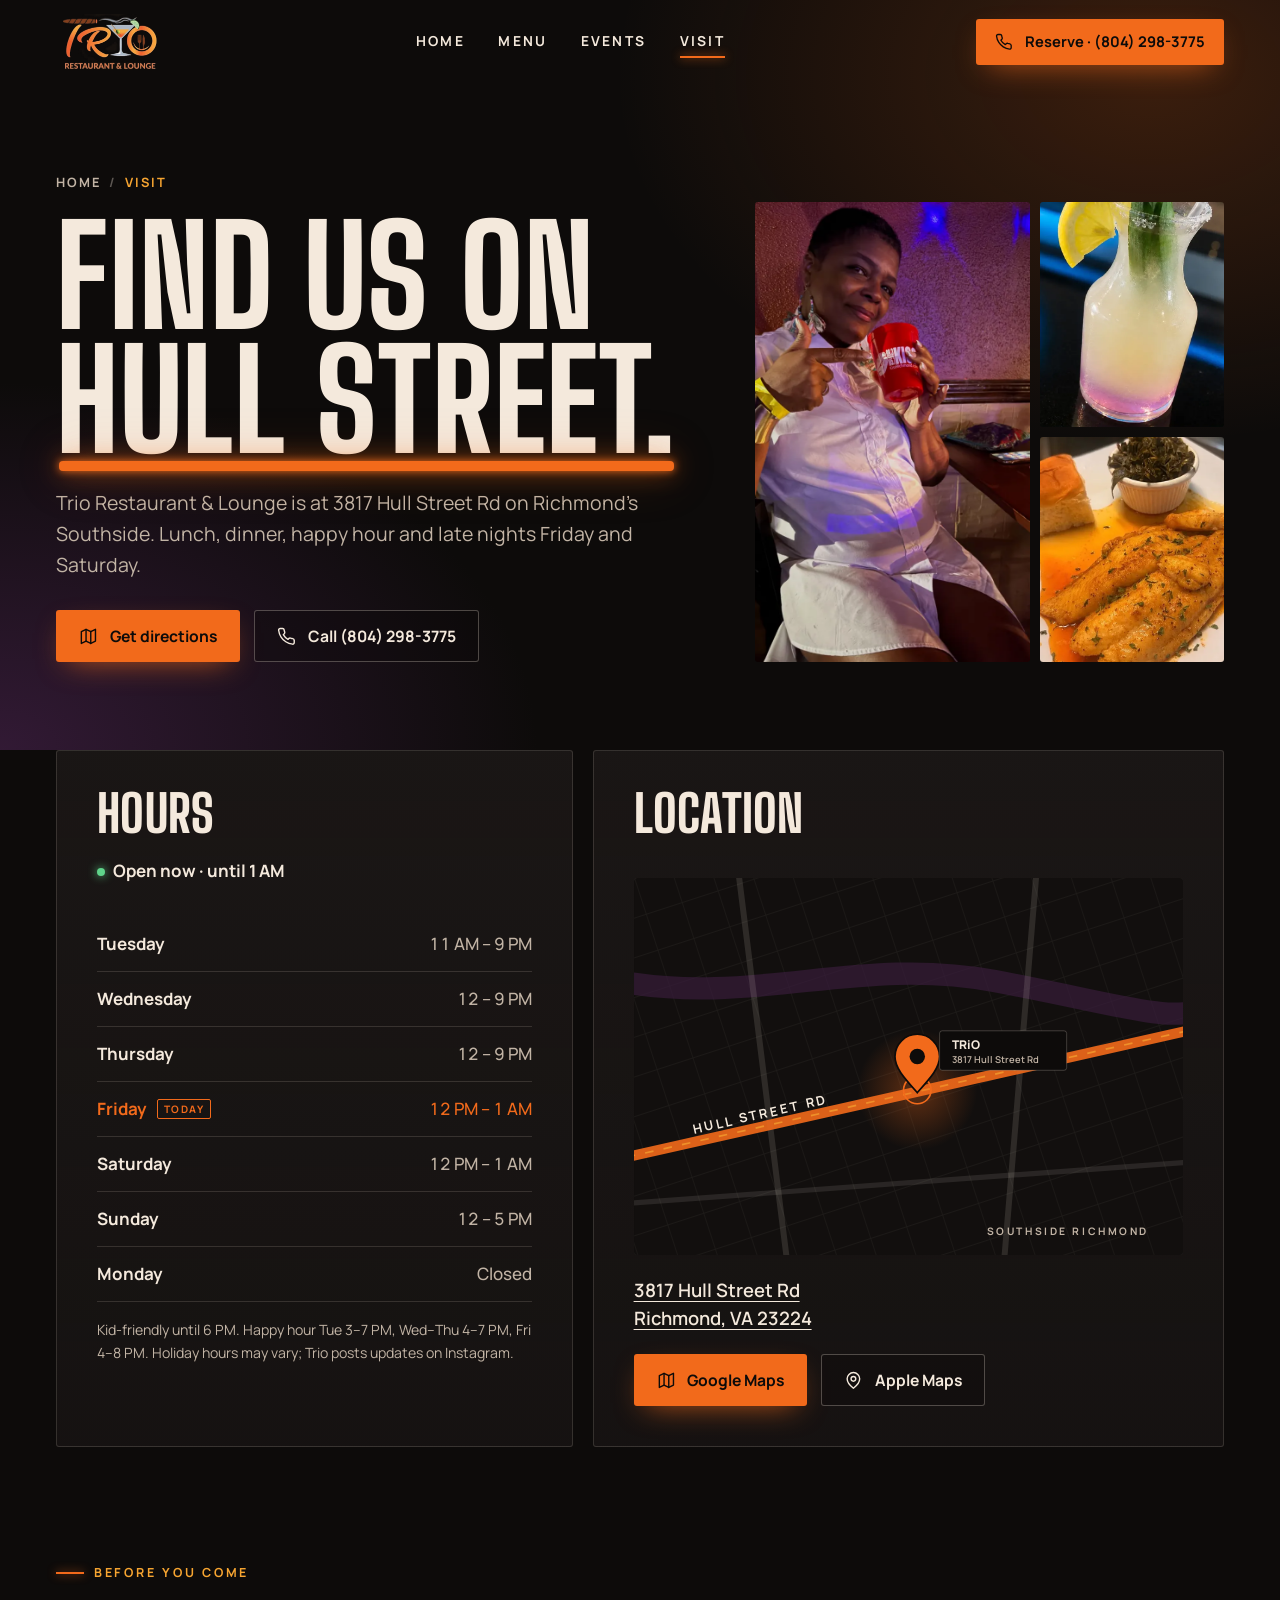
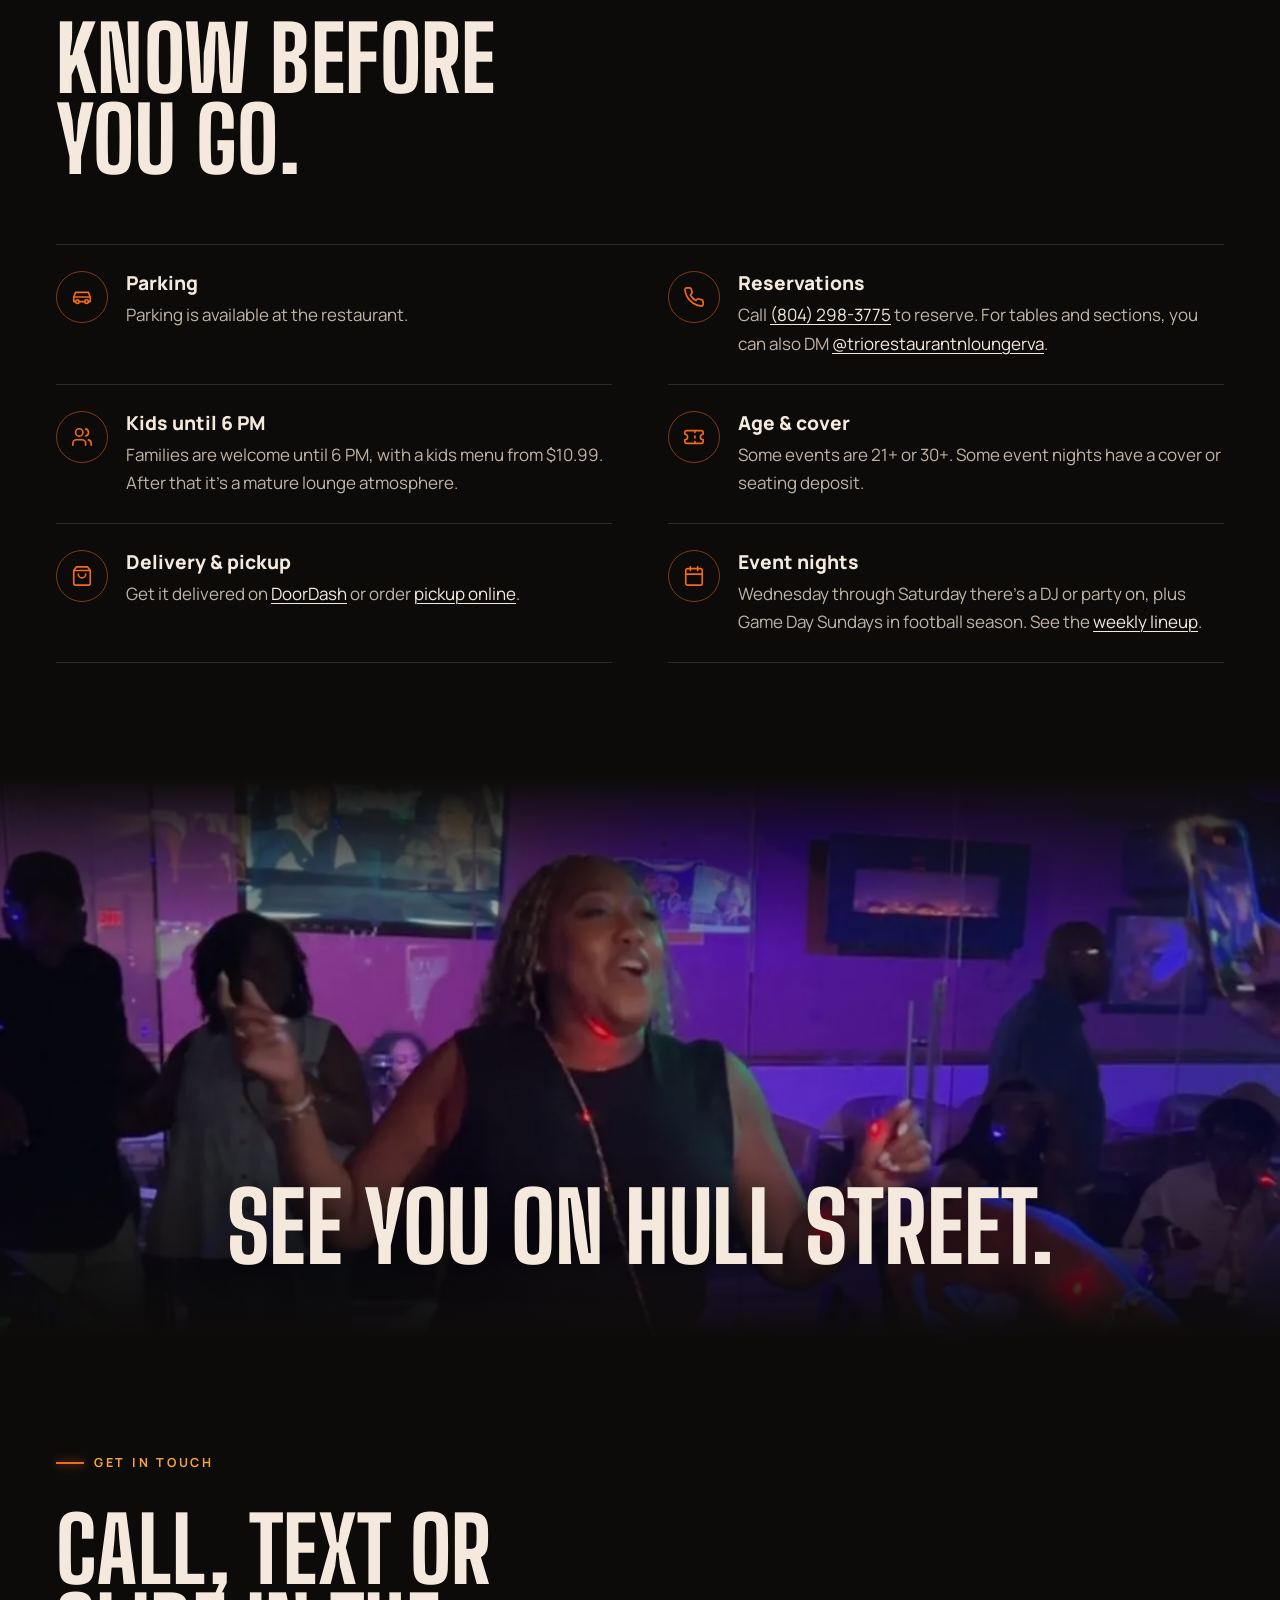
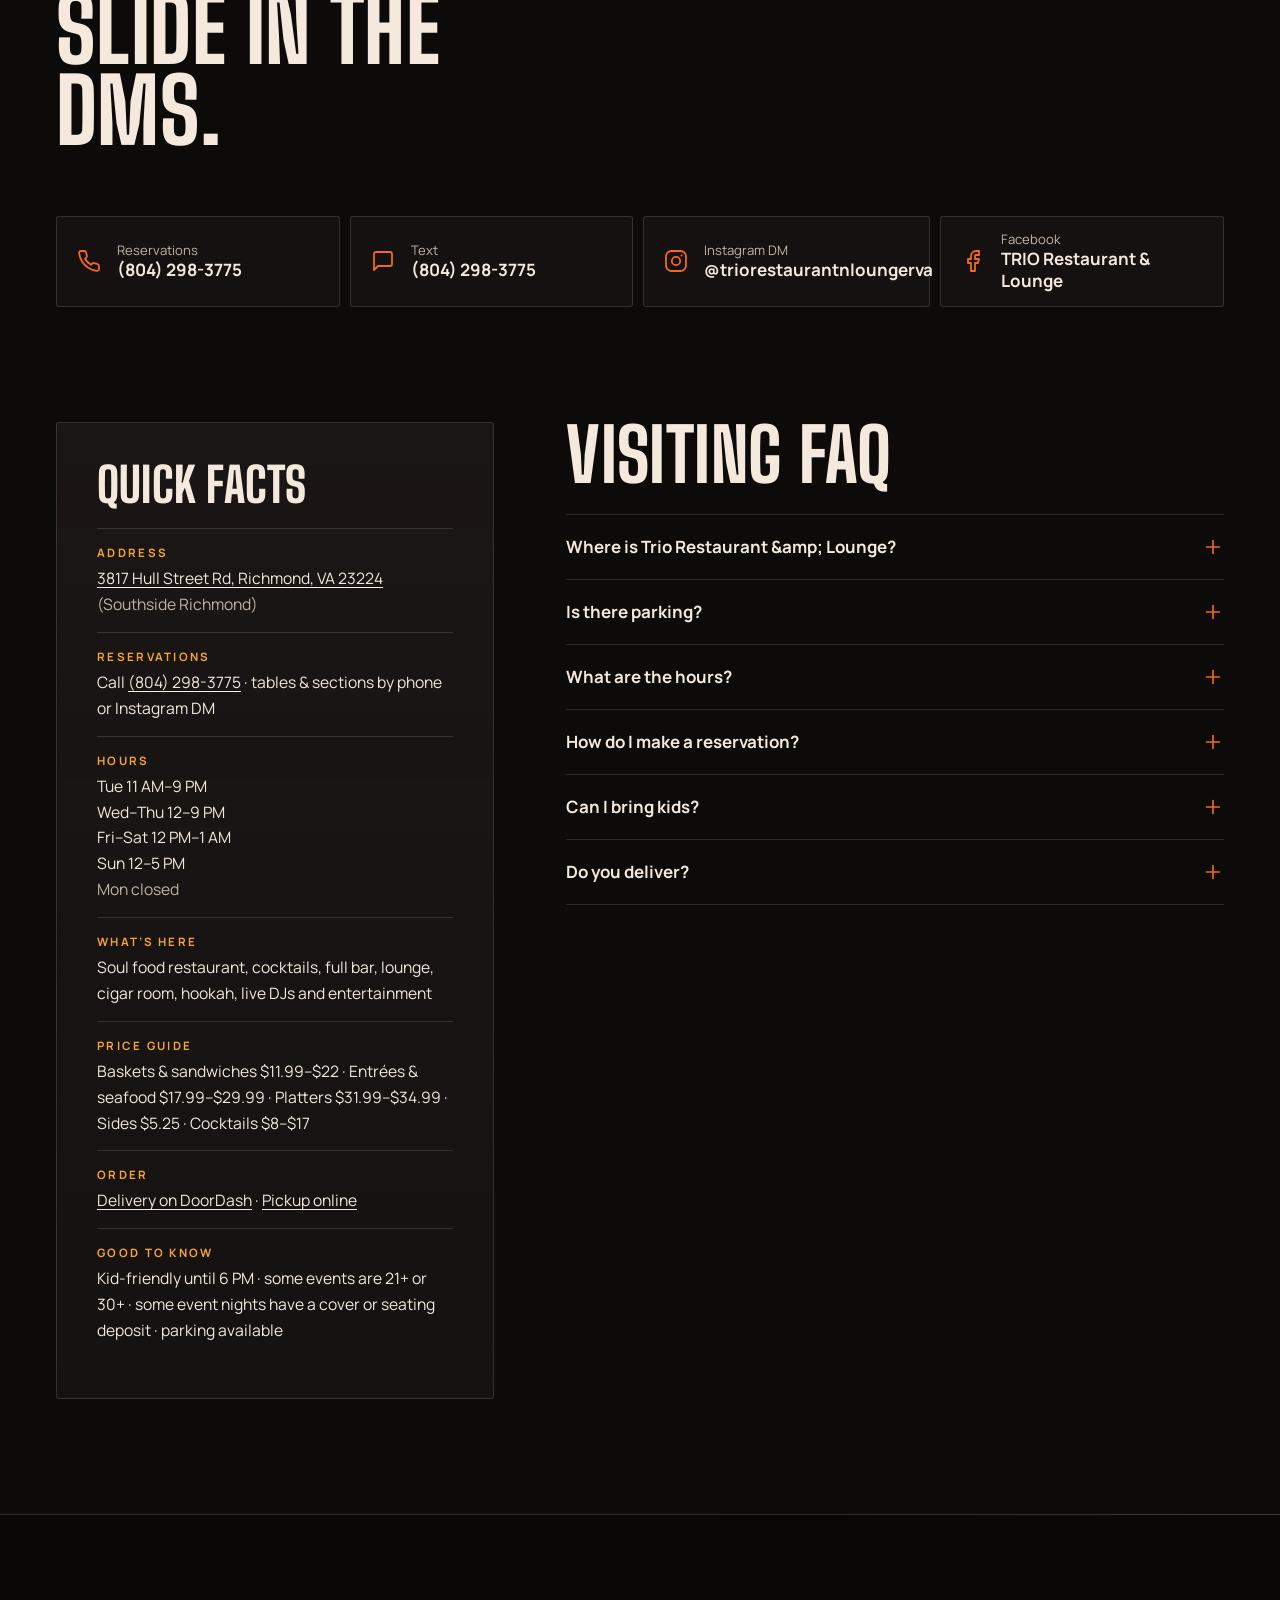
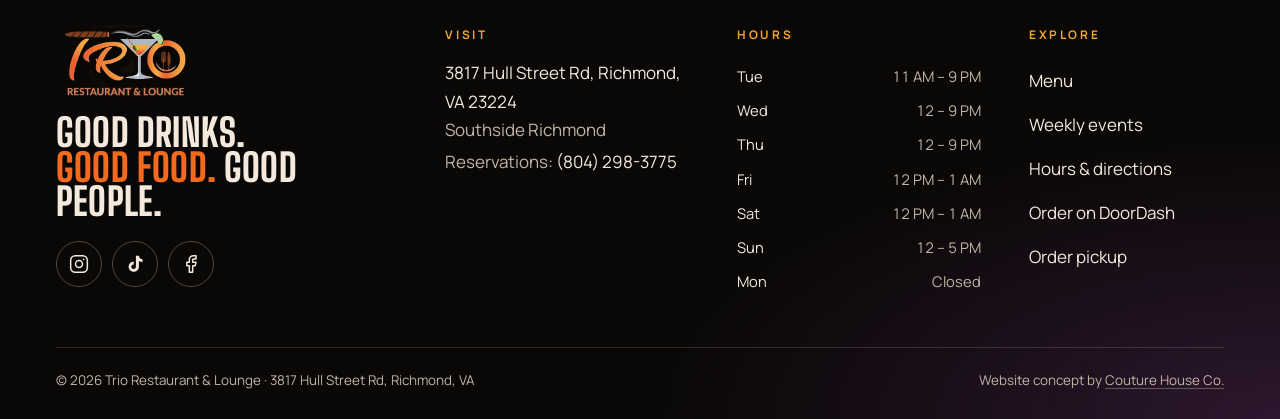
<file: visit.html>
<!doctype html>
<html lang="en">
<head>
<meta charset="utf-8">
<meta name="viewport" content="width=device-width, initial-scale=1, viewport-fit=cover">
<title>Hours &amp; Location | Trio Restaurant, Richmond, VA</title>
<meta name="description" content="Trio Restaurant &amp; Lounge hours, directions and parking at 3817 Hull Street Rd, Richmond, VA 23224. Call (804) 298-3775 for reservations.">
<link rel="canonical" href="https://trio-restaurant-lounge-website.netlify.app/visit.html">
<meta name="robots" content="index, follow, max-image-preview:large">
<meta name="theme-color" content="#0d0b0a">
<meta name="color-scheme" content="dark">
<meta property="og:type" content="restaurant">
<meta property="og:site_name" content="Trio Restaurant &amp; Lounge">
<meta property="og:title" content="Hours &amp; Location | Trio Restaurant, Richmond, VA">
<meta property="og:description" content="Trio Restaurant &amp; Lounge hours, directions and parking at 3817 Hull Street Rd, Richmond, VA 23224. Call (804) 298-3775 for reservations.">
<meta property="og:url" content="https://trio-restaurant-lounge-website.netlify.app/visit.html">
<meta property="og:image" content="https://trio-restaurant-lounge-website.netlify.app/assets/img/og.jpg">
<meta property="og:image:width" content="1200">
<meta property="og:image:height" content="630">
<meta property="og:image:alt" content="Trio Restaurant &amp; Lounge logo over a packed lounge on Hull Street Rd, Richmond">
<meta property="og:locale" content="en_US">
<meta name="twitter:card" content="summary_large_image">
<meta name="twitter:title" content="Hours &amp; Location | Trio Restaurant, Richmond, VA">
<meta name="twitter:description" content="Trio Restaurant &amp; Lounge hours, directions and parking at 3817 Hull Street Rd, Richmond, VA 23224. Call (804) 298-3775 for reservations.">
<meta name="twitter:image" content="https://trio-restaurant-lounge-website.netlify.app/assets/img/og.jpg">
<link rel="icon" href="assets/img/favicon.svg" type="image/svg+xml">
<link rel="icon" href="assets/img/favicon-32.png" sizes="32x32" type="image/png">
<link rel="apple-touch-icon" href="assets/img/apple-touch-icon.png">
<link rel="manifest" href="site.webmanifest">
<link rel="preload" href="assets/fonts/big-shoulders-display-latin-700-normal.woff2" as="font" type="font/woff2" crossorigin>
<link rel="stylesheet" href="assets/css/fonts.css?v=20260930b">
<link rel="stylesheet" href="assets/css/site.css?v=20260930b">
<script>document.documentElement.classList.add('js');</script>
<script src="assets/js/site.js" defer></script>
<script type="application/ld+json">{"@context":"https://schema.org","@type":"Restaurant","additionalType":"https://schema.org/BarOrPub","@id":"https://trio-restaurant-lounge-website.netlify.app/#restaurant","name":"Trio Restaurant & Lounge","alternateName":"TRiO","description":"Soul food restaurant, cocktail bar and lounge on Hull Street Rd in Southside Richmond, VA, with a cigar room, live DJs and weekly events.","url":"https://trio-restaurant-lounge-website.netlify.app/","logo":"https://trio-restaurant-lounge-website.netlify.app/assets/img/logo-trio.webp","image":["https://trio-restaurant-lounge-website.netlify.app/assets/img/og.jpg","https://trio-restaurant-lounge-website.netlify.app/assets/img/lounge-crowd.webp","https://trio-restaurant-lounge-website.netlify.app/assets/img/plate-catfish-fried.webp"],"telephone":"+1-804-298-3775","address":{"@type":"PostalAddress","streetAddress":"3817 Hull Street Rd","addressLocality":"Richmond","addressRegion":"VA","postalCode":"23224","addressCountry":"US"},"areaServed":[{"@type":"City","name":"Richmond, VA"},{"@type":"Place","name":"Southside Richmond"}],"openingHoursSpecification":[{"@type":"OpeningHoursSpecification","dayOfWeek":"https://schema.org/Tuesday","opens":"11:00","closes":"21:00"},{"@type":"OpeningHoursSpecification","dayOfWeek":["https://schema.org/Wednesday","https://schema.org/Thursday"],"opens":"12:00","closes":"21:00"},{"@type":"OpeningHoursSpecification","dayOfWeek":["https://schema.org/Friday","https://schema.org/Saturday"],"opens":"12:00","closes":"01:00"},{"@type":"OpeningHoursSpecification","dayOfWeek":"https://schema.org/Sunday","opens":"12:00","closes":"17:00"}],"servesCuisine":["Soul Food","Southern","Seafood"],"priceRange":"$11–$35","acceptsReservations":true,"hasMenu":"https://trio-restaurant-lounge-website.netlify.app/menu.html","sameAs":["https://www.instagram.com/triorestaurantnloungerva/","https://www.tiktok.com/@triorva7","https://www.facebook.com/p/TRIO-Restaurant-Lounge-100068865251230/"],"amenityFeature":[{"@type":"LocationFeatureSpecification","name":"Full bar","value":true},{"@type":"LocationFeatureSpecification","name":"Cigar room","value":true},{"@type":"LocationFeatureSpecification","name":"Live DJs and entertainment","value":true},{"@type":"LocationFeatureSpecification","name":"Parking available","value":true}],"potentialAction":{"@type":"OrderAction","target":{"@type":"EntryPoint","urlTemplate":"https://www.doordash.com/store/trio-restaurant-&-lounge-richmond-1803823/","actionPlatform":["https://schema.org/DesktopWebPlatform","https://schema.org/MobileWebPlatform"]},"deliveryMethod":"https://purl.org/goodrelations/v1#DeliveryModeOwnFleet"}}</script>
<script type="application/ld+json">{"@context":"https://schema.org","@type":"BreadcrumbList","itemListElement":[{"@type":"ListItem","position":1,"name":"Home","item":"https://trio-restaurant-lounge-website.netlify.app/"},{"@type":"ListItem","position":2,"name":"Visit","item":"https://trio-restaurant-lounge-website.netlify.app/visit.html"}]}</script>
<script type="application/ld+json">{"@context":"https://schema.org","@type":"FAQPage","mainEntity":[{"@type":"Question","name":"Where is Trio Restaurant &amp; Lounge?","acceptedAnswer":{"@type":"Answer","text":"3817 Hull Street Rd, Richmond, VA 23224, on the Southside."}},{"@type":"Question","name":"Is there parking?","acceptedAnswer":{"@type":"Answer","text":"Yes, parking is available at the restaurant."}},{"@type":"Question","name":"What are the hours?","acceptedAnswer":{"@type":"Answer","text":"Tuesday 11 AM–9 PM, Wednesday and Thursday 12–9 PM, Friday and Saturday 12 PM–1 AM, Sunday 12–5 PM. Closed Monday."}},{"@type":"Question","name":"How do I make a reservation?","acceptedAnswer":{"@type":"Answer","text":"Call (804) 298-3775. For tables and sections on event nights you can also DM @triorestaurantnloungerva on Instagram."}},{"@type":"Question","name":"Can I bring kids?","acceptedAnswer":{"@type":"Answer","text":"Yes, Trio is kid-friendly until 6 PM and has a kids menu. Evenings are for grown folks, and some events are 21+ or 30+."}},{"@type":"Question","name":"Do you deliver?","acceptedAnswer":{"@type":"Answer","text":"Yes, through DoorDash. Online pickup orders go through Trio’s Toast page."}}]}</script>
</head>
<body>
<a class="skip-link" href="#main">Skip to content</a>
<div class="smoke" aria-hidden="true"></div>
<header class="site-header">
  <div class="wrap header-inner">
    <a class="brand" href="index.html" aria-label="Trio Restaurant &amp; Lounge, home">
      <img src="assets/img/logo-trio-alpha.webp" width="432" height="223" alt="Trio Restaurant &amp; Lounge">
    </a>
    <nav id="site-nav" class="site-nav" aria-label="Main">
      <ul>
        <li><a href="index.html">Home<span>Soul food & lounge</span></a></li><li><a href="menu.html">Menu<span>Plates & drinks</span></a></li><li><a href="events.html">Events<span>Weekly lineup</span></a></li><li><a href="visit.html" aria-current="page">Visit<span>Hours & directions</span></a></li>
      </ul>
      <div class="nav-extra">
        <a class="btn btn--ember" href="tel:+18042983775"><svg class="icon" viewBox="0 0 24 24" aria-hidden="true" focusable="false"><path d="M22 16.9v3a2 2 0 0 1-2.2 2 19.8 19.8 0 0 1-8.6-3.1 19.5 19.5 0 0 1-6-6A19.8 19.8 0 0 1 2.1 4.2 2 2 0 0 1 4.1 2h3a2 2 0 0 1 2 1.7c.1.9.4 1.8.7 2.7a2 2 0 0 1-.5 2.1L8 9.8a16 16 0 0 0 6 6l1.3-1.3a2 2 0 0 1 2.1-.4c.9.3 1.8.6 2.7.7a2 2 0 0 1 1.7 2z"/></svg><span class="btn-stack">Reserve a table<small>Call (804) 298-3775</small></span></a>
        <a class="btn btn--ghost" href="https://www.doordash.com/store/trio-restaurant-&-lounge-richmond-1803823/" rel="noopener" target="_blank"><svg class="icon" viewBox="0 0 24 24" aria-hidden="true" focusable="false"><path d="M6 2 3 6v14a2 2 0 0 0 2 2h14a2 2 0 0 0 2-2V6l-3-4z"/><path d="M3 6h18"/><path d="M16 10a4 4 0 0 1-8 0"/></svg>Order delivery on DoorDash</a>
        <a class="btn btn--ghost" href="https://www.instagram.com/triorestaurantnloungerva/" rel="noopener" target="_blank"><svg class="icon" viewBox="0 0 24 24" aria-hidden="true" focusable="false"><rect x="2" y="2" width="20" height="20" rx="5.5"/><circle cx="12" cy="12" r="4.2"/><circle cx="17.6" cy="6.4" r="1" fill="currentColor" stroke="none"/></svg>Follow @triorestaurantnloungerva</a>
      </div>
    </nav>
    <div class="header-actions">
      <a class="btn btn--ember header-cta" href="tel:+18042983775"><svg class="icon" viewBox="0 0 24 24" aria-hidden="true" focusable="false"><path d="M22 16.9v3a2 2 0 0 1-2.2 2 19.8 19.8 0 0 1-8.6-3.1 19.5 19.5 0 0 1-6-6A19.8 19.8 0 0 1 2.1 4.2 2 2 0 0 1 4.1 2h3a2 2 0 0 1 2 1.7c.1.9.4 1.8.7 2.7a2 2 0 0 1-.5 2.1L8 9.8a16 16 0 0 0 6 6l1.3-1.3a2 2 0 0 1 2.1-.4c.9.3 1.8.6 2.7.7a2 2 0 0 1 1.7 2z"/></svg>Reserve · (804) 298-3775</a>
      <button class="nav-toggle" type="button" aria-expanded="false" aria-controls="site-nav" aria-label="Open menu">
        <svg class="icon icon-menu" viewBox="0 0 24 24" aria-hidden="true" focusable="false"><path d="M4 7h16"/><path d="M4 12h16"/><path d="M4 17h10"/></svg><svg class="icon icon-close" viewBox="0 0 24 24" aria-hidden="true" focusable="false"><path d="M18 6 6 18"/><path d="m6 6 12 12"/></svg><span>Menu</span>
      </button>
    </div>
  </div>
</header>
<main id="main">
<section class="page-hero" aria-labelledby="page-title">
  <div class="wrap page-hero-grid">
    <div>
      <nav aria-label="Breadcrumb"><ol class="crumbs"><li><a href="index.html">Home</a></li><li><span aria-current="page">Visit</span></li></ol></nav>
      <h1 class="display" id="page-title">Find us on <span class="neon">Hull Street.</span></h1>
      <p class="lede">Trio Restaurant &amp; Lounge is at 3817 Hull Street Rd on Richmond’s Southside. Lunch, dinner, happy hour and late nights Friday and Saturday.</p>
      <div class="cta-row">
        <a class="btn btn--ember" href="https://www.google.com/maps/search/?api=1&query=Trio+Restaurant+%26+Lounge+3817+Hull+Street+Rd+Richmond+VA+23224" rel="noopener" target="_blank"><svg class="icon" viewBox="0 0 24 24" aria-hidden="true" focusable="false"><path d="m3 6 6-3 6 3 6-3v15l-6 3-6-3-6 3z"/><path d="M9 3v15"/><path d="M15 6v15"/></svg>Get directions</a>
        <a class="btn btn--ghost" href="tel:+18042983775"><svg class="icon" viewBox="0 0 24 24" aria-hidden="true" focusable="false"><path d="M22 16.9v3a2 2 0 0 1-2.2 2 19.8 19.8 0 0 1-8.6-3.1 19.5 19.5 0 0 1-6-6A19.8 19.8 0 0 1 2.1 4.2 2 2 0 0 1 4.1 2h3a2 2 0 0 1 2 1.7c.1.9.4 1.8.7 2.7a2 2 0 0 1-.5 2.1L8 9.8a16 16 0 0 0 6 6l1.3-1.3a2 2 0 0 1 2.1-.4c.9.3 1.8.6 2.7.7a2 2 0 0 1 1.7 2z"/></svg>Call (804) 298-3775</a>
      </div>
    </div>
    <div class="hero-strip">
      <figure><img src="assets/img/guest-celebrating.webp" srcset="assets/img/guest-celebrating-800.webp 800w, assets/img/guest-celebrating.webp 1600w" sizes="(min-width: 960px) 24vw, 55vw" width="1600" height="2133" alt="A smiling guest dressed in white holding up her drink inside Trio’s lounge" fetchpriority="high" decoding="async"></figure>
      <figure><img src="assets/img/drink-lavender.webp" srcset="assets/img/drink-lavender-800.webp 800w, assets/img/drink-lavender.webp 974w" sizes="(min-width: 960px) 16vw, 40vw" width="974" height="859" alt="Lavender lemon drop cocktail glowing on the bar" loading="lazy" decoding="async"></figure>
      <figure><img src="assets/img/plate-catfish-grilled.webp" width="561" height="602" alt="Grilled catfish dinner with collard greens and a roll" loading="lazy" decoding="async"></figure>
    </div>
  </div>
</section>

<section class="section" style="padding-top:0" aria-label="Hours and location">
  <div class="wrap visit-grid">
    <div class="card reveal">
      <h2 class="display">Hours</h2>
      <p><span class="open-status" data-open-status hidden></span></p>
      <table class="hours-table">
        <caption class="sr-only">Opening hours by day</caption>
        <tbody><tr data-hours-day="2"><th scope="row">Tuesday</th><td>11 AM – 9 PM</td></tr><tr data-hours-day="3"><th scope="row">Wednesday</th><td>12 – 9 PM</td></tr><tr data-hours-day="4"><th scope="row">Thursday</th><td>12 – 9 PM</td></tr><tr data-hours-day="5"><th scope="row">Friday</th><td>12 PM – 1 AM</td></tr><tr data-hours-day="6"><th scope="row">Saturday</th><td>12 PM – 1 AM</td></tr><tr data-hours-day="0"><th scope="row">Sunday</th><td>12 – 5 PM</td></tr><tr data-hours-day="1"><th scope="row">Monday</th><td>Closed</td></tr></tbody>
      </table>
      <p class="fine">Kid-friendly until 6 PM. Happy hour Tue 3–7 PM, Wed–Thu 4–7 PM, Fri 4–8 PM. Holiday hours may vary; Trio posts updates on Instagram.</p>
    </div>
    <div class="card map-card reveal" style="--d:.08s">
      <h2 class="display">Location</h2>
      <div class="map-art"><svg viewBox="0 0 640 440" role="img" aria-labelledby="map-t map-d" focusable="false">
  <title id="map-t">Stylized map of Trio on Hull Street Rd</title>
  <desc id="map-d">An illustration showing Trio Restaurant and Lounge marked on Hull Street Rd in Southside Richmond. Use the directions buttons for an exact route.</desc>
  <defs>
    <pattern id="mg" width="44" height="44" patternUnits="userSpaceOnUse" patternTransform="rotate(-18)">
      <path d="M0 0H44M0 0V44" stroke="rgba(244,233,220,.06)" stroke-width="1.5"/>
    </pattern>
    <radialGradient id="mglow" cx="50%" cy="50%" r="50%"><stop offset="0" stop-color="#f26a1b" stop-opacity=".35"/><stop offset="1" stop-color="#f26a1b" stop-opacity="0"/></radialGradient>
  </defs>
  <rect width="640" height="440" fill="#120f0e"/>
  <rect width="640" height="440" fill="url(#mg)"/>
  <path d="M-20 120 C 140 150, 260 90, 420 120 S 620 170, 680 150" fill="none" stroke="rgba(59,29,63,.9)" stroke-width="26" opacity=".7"/>
  <path d="M120 -20 L 180 460" stroke="rgba(244,233,220,.12)" stroke-width="7"/>
  <path d="M470 -20 L 430 460" stroke="rgba(244,233,220,.12)" stroke-width="7"/>
  <path d="M-20 380 L 660 330" stroke="rgba(244,233,220,.1)" stroke-width="6"/>
  <path d="M-30 330 L 680 170" stroke="#f26a1b" stroke-width="12" stroke-linecap="round" opacity=".9"/>
  <path d="M-30 330 L 680 170" stroke="#f7a531" stroke-width="2" stroke-dasharray="10 12" opacity=".7"/>
  <text x="70" y="298" fill="#f4e9dc" font-family="Manrope, Arial, sans-serif" font-size="15" font-weight="700" letter-spacing="3" transform="rotate(-12.7 70 298)">HULL STREET RD</text>
  <circle cx="330" cy="247" r="70" fill="url(#mglow)"/>
  <circle class="map-pin-pulse" cx="330" cy="247" r="16" fill="none" stroke="#f26a1b" stroke-width="2"/>
  <path d="M330 250 c-16-18-26-29-26-42 a26 26 0 0 1 52 0 c0 13-10 24-26 42z" fill="#f26a1b" stroke="#0d0b0a" stroke-width="2"/>
  <circle cx="330" cy="208" r="9" fill="#0d0b0a"/>
  <rect x="356" y="178" width="148" height="46" rx="3" fill="#0d0b0a" stroke="rgba(244,233,220,.25)"/>
  <text x="370" y="199" fill="#f4e9dc" font-family="Manrope, Arial, sans-serif" font-size="14" font-weight="800">TRiO</text>
  <text x="370" y="215" fill="#c2b4a5" font-family="Manrope, Arial, sans-serif" font-size="11" font-weight="600">3817 Hull Street Rd</text>
  <text x="600" y="416" text-anchor="end" fill="#c2b4a5" font-family="Manrope, Arial, sans-serif" font-size="12" font-weight="700" letter-spacing="3">SOUTHSIDE RICHMOND</text>
</svg></div>
      <address><a href="https://www.google.com/maps/search/?api=1&query=Trio+Restaurant+%26+Lounge+3817+Hull+Street+Rd+Richmond+VA+23224" rel="noopener" target="_blank">3817 Hull Street Rd<br>Richmond, VA 23224</a></address>
      <div class="cta-row">
        <a class="btn btn--ember" href="https://www.google.com/maps/search/?api=1&query=Trio+Restaurant+%26+Lounge+3817+Hull+Street+Rd+Richmond+VA+23224" rel="noopener" target="_blank"><svg class="icon" viewBox="0 0 24 24" aria-hidden="true" focusable="false"><path d="m3 6 6-3 6 3 6-3v15l-6 3-6-3-6 3z"/><path d="M9 3v15"/><path d="M15 6v15"/></svg>Google Maps</a>
        <a class="btn btn--ghost" href="https://maps.apple.com/?q=Trio+Restaurant+%26+Lounge&address=3817+Hull+Street+Rd,+Richmond,+VA+23224" rel="noopener" target="_blank"><svg class="icon" viewBox="0 0 24 24" aria-hidden="true" focusable="false"><path d="M20 10c0 6-8 12-8 12s-8-6-8-12a8 8 0 0 1 16 0z"/><circle cx="12" cy="10" r="3"/></svg>Apple Maps</a>
      </div>
    </div>
  </div>
</section>

<section class="section" style="padding-top:0" aria-labelledby="before-title">
  <div class="wrap">
    <header class="section-head reveal">
      <p class="eyebrow">Before you come</p>
      <h2 class="display" id="before-title">Know before you go.</h2>
    </header>
    <div class="perks reveal">
      <div class="perk"><span class="perk-icon"><svg class="icon" viewBox="0 0 24 24" aria-hidden="true" focusable="false"><path d="M5 17H3v-5l2-5h14l2 5v5h-2"/><circle cx="7" cy="17" r="2"/><circle cx="17" cy="17" r="2"/><path d="M9 17h6"/><path d="M4 12h16"/></svg></span><div><h3>Parking</h3><p>Parking is available at the restaurant.</p></div></div>
      <div class="perk"><span class="perk-icon"><svg class="icon" viewBox="0 0 24 24" aria-hidden="true" focusable="false"><path d="M22 16.9v3a2 2 0 0 1-2.2 2 19.8 19.8 0 0 1-8.6-3.1 19.5 19.5 0 0 1-6-6A19.8 19.8 0 0 1 2.1 4.2 2 2 0 0 1 4.1 2h3a2 2 0 0 1 2 1.7c.1.9.4 1.8.7 2.7a2 2 0 0 1-.5 2.1L8 9.8a16 16 0 0 0 6 6l1.3-1.3a2 2 0 0 1 2.1-.4c.9.3 1.8.6 2.7.7a2 2 0 0 1 1.7 2z"/></svg></span><div><h3>Reservations</h3><p>Call <a href="tel:+18042983775">(804) 298-3775</a> to reserve. For tables and sections, you can also DM <a href="https://www.instagram.com/triorestaurantnloungerva/" rel="noopener" target="_blank">@triorestaurantnloungerva</a>.</p></div></div>
      <div class="perk"><span class="perk-icon"><svg class="icon" viewBox="0 0 24 24" aria-hidden="true" focusable="false"><path d="M16 21v-2a4 4 0 0 0-4-4H6a4 4 0 0 0-4 4v2"/><circle cx="9" cy="7" r="4"/><path d="M22 21v-2a4 4 0 0 0-3-3.9"/><path d="M16 3.1a4 4 0 0 1 0 7.8"/></svg></span><div><h3>Kids until 6 PM</h3><p>Families are welcome until 6 PM, with a kids menu from $10.99. After that it’s a mature lounge atmosphere.</p></div></div>
      <div class="perk"><span class="perk-icon"><svg class="icon" viewBox="0 0 24 24" aria-hidden="true" focusable="false"><path d="M2 9a3 3 0 0 1 0 6v2a2 2 0 0 0 2 2h16a2 2 0 0 0 2-2v-2a3 3 0 0 1 0-6V7a2 2 0 0 0-2-2H4a2 2 0 0 0-2 2z"/><path d="M13 5v2"/><path d="M13 17v2"/><path d="M13 11v2"/></svg></span><div><h3>Age &amp; cover</h3><p>Some events are 21+ or 30+. Some event nights have a cover or seating deposit.</p></div></div>
      <div class="perk"><span class="perk-icon"><svg class="icon" viewBox="0 0 24 24" aria-hidden="true" focusable="false"><path d="M6 2 3 6v14a2 2 0 0 0 2 2h14a2 2 0 0 0 2-2V6l-3-4z"/><path d="M3 6h18"/><path d="M16 10a4 4 0 0 1-8 0"/></svg></span><div><h3>Delivery &amp; pickup</h3><p>Get it delivered on <a href="https://www.doordash.com/store/trio-restaurant-&-lounge-richmond-1803823/" rel="noopener" target="_blank">DoorDash</a> or order <a href="https://order.toasttab.com/online/trio-smb-pos-3817-hull-street-road" rel="noopener" target="_blank">pickup online</a>.</p></div></div>
      <div class="perk"><span class="perk-icon"><svg class="icon" viewBox="0 0 24 24" aria-hidden="true" focusable="false"><rect x="3" y="4" width="18" height="18" rx="2"/><path d="M16 2v4"/><path d="M8 2v4"/><path d="M3 10h18"/></svg></span><div><h3>Event nights</h3><p>Wednesday through Saturday there’s a DJ or party on, plus Game Day Sundays in football season. See the <a href="events.html">weekly lineup</a>.</p></div></div>
    </div>
  </div>
</section>

<figure class="photo-band">
  <img src="assets/img/lounge-night.webp" srcset="assets/img/lounge-night-800.webp 800w, assets/img/lounge-night.webp 1170w" sizes="100vw" width="1170" height="2080" alt="Guests dancing in the lounge under purple and blue lights" loading="lazy" decoding="async">
  <figcaption>See you on Hull Street.</figcaption>
</figure>

<section class="section" aria-labelledby="contact-title">
  <div class="wrap">
    <header class="section-head reveal">
      <p class="eyebrow">Get in touch</p>
      <h2 class="display" id="contact-title">Call, text or slide in the DMs.</h2>
    </header>
    <div class="contact-row reveal">
      <a class="contact-link" href="tel:+18042983775"><svg class="icon" viewBox="0 0 24 24" aria-hidden="true" focusable="false"><path d="M22 16.9v3a2 2 0 0 1-2.2 2 19.8 19.8 0 0 1-8.6-3.1 19.5 19.5 0 0 1-6-6A19.8 19.8 0 0 1 2.1 4.2 2 2 0 0 1 4.1 2h3a2 2 0 0 1 2 1.7c.1.9.4 1.8.7 2.7a2 2 0 0 1-.5 2.1L8 9.8a16 16 0 0 0 6 6l1.3-1.3a2 2 0 0 1 2.1-.4c.9.3 1.8.6 2.7.7a2 2 0 0 1 1.7 2z"/></svg><span><small>Reservations</small><strong>(804) 298-3775</strong></span></a>
      <a class="contact-link" href="sms:+18042983775"><svg class="icon" viewBox="0 0 24 24" aria-hidden="true" focusable="false"><path d="M21 15a2 2 0 0 1-2 2H7l-4 4V5a2 2 0 0 1 2-2h14a2 2 0 0 1 2 2z"/></svg><span><small>Text</small><strong>(804) 298-3775</strong></span></a>
      <a class="contact-link" href="https://www.instagram.com/triorestaurantnloungerva/" rel="noopener" target="_blank"><svg class="icon" viewBox="0 0 24 24" aria-hidden="true" focusable="false"><rect x="2" y="2" width="20" height="20" rx="5.5"/><circle cx="12" cy="12" r="4.2"/><circle cx="17.6" cy="6.4" r="1" fill="currentColor" stroke="none"/></svg><span><small>Instagram DM</small><strong>@triorestaurantnloungerva</strong></span></a>
      <a class="contact-link" href="https://www.facebook.com/p/TRIO-Restaurant-Lounge-100068865251230/" rel="noopener" target="_blank"><svg class="icon" viewBox="0 0 24 24" aria-hidden="true" focusable="false"><path d="M18 2h-3a5 5 0 0 0-5 5v3H7v4h3v8h4v-8h3l1-4h-4V7a1 1 0 0 1 1-1h3z"/></svg><span><small>Facebook</small><strong>TRIO Restaurant &amp; Lounge</strong></span></a>
    </div>
  </div>
</section>

<section class="info section" style="padding-top:0" aria-label="Quick facts and frequently asked questions">
  <div class="wrap info-grid">
    <aside class="facts" aria-labelledby="facts-title">
      <h2 class="display" id="facts-title">Quick facts</h2>
      <dl class="facts-list">
        <div><dt>Address</dt><dd><a href="https://www.google.com/maps/search/?api=1&query=Trio+Restaurant+%26+Lounge+3817+Hull+Street+Rd+Richmond+VA+23224" rel="noopener" target="_blank">3817 Hull Street Rd, Richmond, VA 23224</a> <span class="muted">(Southside Richmond)</span></dd></div>
        <div><dt>Reservations</dt><dd>Call <a href="tel:+18042983775">(804) 298-3775</a> · tables &amp; sections by phone or Instagram DM</dd></div>
        <div><dt>Hours</dt><dd>Tue 11 AM–9 PM<br>Wed–Thu 12–9 PM<br>Fri–Sat 12 PM–1 AM<br>Sun 12–5 PM<br><span class="muted">Mon closed</span></dd></div>
        <div><dt>What’s here</dt><dd>Soul food restaurant, cocktails, full bar, lounge, cigar room, hookah, live DJs and entertainment</dd></div>
        <div><dt>Price guide</dt><dd>Baskets &amp; sandwiches $11.99–$22 · Entrées &amp; seafood $17.99–$29.99 · Platters $31.99–$34.99 · Sides $5.25 · Cocktails $8–$17</dd></div>
        <div><dt>Order</dt><dd><a href="https://www.doordash.com/store/trio-restaurant-&-lounge-richmond-1803823/" rel="noopener" target="_blank">Delivery on DoorDash</a> · <a href="https://order.toasttab.com/online/trio-smb-pos-3817-hull-street-road" rel="noopener" target="_blank">Pickup online</a></dd></div>
        <div><dt>Good to know</dt><dd>Kid-friendly until 6 PM · some events are 21+ or 30+ · some event nights have a cover or seating deposit · parking available</dd></div>
      </dl>
    </aside>
    <div class="faq">
      <h2 class="display" id="visit-faq-title">Visiting FAQ</h2>
      <div class="faq-list"><details class="faq-item"><summary>Where is Trio Restaurant &amp;amp; Lounge?<svg class="icon" viewBox="0 0 24 24" aria-hidden="true" focusable="false"><path d="M12 5v14"/><path d="M5 12h14"/></svg></summary><div class="faq-answer"><p>3817 Hull Street Rd, Richmond, VA 23224, on the Southside.</p></div></details><details class="faq-item"><summary>Is there parking?<svg class="icon" viewBox="0 0 24 24" aria-hidden="true" focusable="false"><path d="M12 5v14"/><path d="M5 12h14"/></svg></summary><div class="faq-answer"><p>Yes, parking is available at the restaurant.</p></div></details><details class="faq-item"><summary>What are the hours?<svg class="icon" viewBox="0 0 24 24" aria-hidden="true" focusable="false"><path d="M12 5v14"/><path d="M5 12h14"/></svg></summary><div class="faq-answer"><p>Tuesday 11 AM–9 PM, Wednesday and Thursday 12–9 PM, Friday and Saturday 12 PM–1 AM, Sunday 12–5 PM. Closed Monday.</p></div></details><details class="faq-item"><summary>How do I make a reservation?<svg class="icon" viewBox="0 0 24 24" aria-hidden="true" focusable="false"><path d="M12 5v14"/><path d="M5 12h14"/></svg></summary><div class="faq-answer"><p>Call <a href="tel:+18042983775">(804) 298-3775</a>. For tables and sections on event nights you can also DM @triorestaurantnloungerva on Instagram.</p></div></details><details class="faq-item"><summary>Can I bring kids?<svg class="icon" viewBox="0 0 24 24" aria-hidden="true" focusable="false"><path d="M12 5v14"/><path d="M5 12h14"/></svg></summary><div class="faq-answer"><p>Yes, Trio is kid-friendly until 6 PM and has a kids menu. Evenings are for grown folks, and some events are 21+ or 30+.</p></div></details><details class="faq-item"><summary>Do you deliver?<svg class="icon" viewBox="0 0 24 24" aria-hidden="true" focusable="false"><path d="M12 5v14"/><path d="M5 12h14"/></svg></summary><div class="faq-answer"><p>Yes, through <a href="https://www.doordash.com/store/trio-restaurant-&-lounge-richmond-1803823/" rel="noopener" target="_blank">DoorDash</a>. Online pickup orders go through <a href="https://order.toasttab.com/online/trio-smb-pos-3817-hull-street-road" rel="noopener" target="_blank">Trio’s Toast page</a>.</p></div></details></div>
    </div>
  </div>
</section>
</main>
<footer class="site-footer">
  <div class="wrap footer-grid">
    <div class="footer-brand">
      <img src="assets/img/logo-trio-alpha.webp" width="432" height="223" alt="Trio Restaurant &amp; Lounge" loading="lazy" decoding="async">
      <p class="footer-tag display">Good drinks. <span>Good food.</span> Good people.</p>
      <div class="socials">
        <a href="https://www.instagram.com/triorestaurantnloungerva/" rel="noopener" target="_blank" aria-label="Trio on Instagram"><svg class="icon" viewBox="0 0 24 24" aria-hidden="true" focusable="false"><rect x="2" y="2" width="20" height="20" rx="5.5"/><circle cx="12" cy="12" r="4.2"/><circle cx="17.6" cy="6.4" r="1" fill="currentColor" stroke="none"/></svg></a>
        <a href="https://www.tiktok.com/@triorva7" rel="noopener" target="_blank" aria-label="Trio on TikTok"><svg class="icon icon--fill" viewBox="0 0 24 24" aria-hidden="true" focusable="false"><path d="M16.6 2c.4 2.4 1.9 4 4.4 4.3v3.4a8 8 0 0 1-4.3-1.3v6.8A6.2 6.2 0 1 1 10.5 9v3.5a2.8 2.8 0 1 0 2.6 2.8V2z"/></svg></a>
        <a href="https://www.facebook.com/p/TRIO-Restaurant-Lounge-100068865251230/" rel="noopener" target="_blank" aria-label="Trio on Facebook"><svg class="icon" viewBox="0 0 24 24" aria-hidden="true" focusable="false"><path d="M18 2h-3a5 5 0 0 0-5 5v3H7v4h3v8h4v-8h3l1-4h-4V7a1 1 0 0 1 1-1h3z"/></svg></a>
      </div>
    </div>
    <div class="footer-col footer-col--visit">
      <p class="footer-h">Visit</p>
      <address>
        <a href="https://www.google.com/maps/search/?api=1&query=Trio+Restaurant+%26+Lounge+3817+Hull+Street+Rd+Richmond+VA+23224" rel="noopener" target="_blank">3817 Hull Street Rd, Richmond, VA 23224</a><br>
        Southside Richmond<br>
        Reservations: <a href="tel:+18042983775">(804) 298-3775</a>
      </address>
    </div>
    <div class="footer-col">
      <p class="footer-h">Hours</p>
      <ul class="hours-mini"><li><span>Tue</span><span>11 AM – 9 PM</span></li><li><span>Wed</span><span>12 – 9 PM</span></li><li><span>Thu</span><span>12 – 9 PM</span></li><li><span>Fri</span><span>12 PM – 1 AM</span></li><li><span>Sat</span><span>12 PM – 1 AM</span></li><li><span>Sun</span><span>12 – 5 PM</span></li><li><span>Mon</span><span>Closed</span></li></ul>
    </div>
    <div class="footer-col">
      <p class="footer-h">Explore</p>
      <ul>
        <li><a href="menu.html">Menu</a></li>
        <li><a href="events.html">Weekly events</a></li>
        <li><a href="visit.html">Hours &amp; directions</a></li>
        <li><a href="https://www.doordash.com/store/trio-restaurant-&-lounge-richmond-1803823/" rel="noopener" target="_blank">Order on DoorDash</a></li>
        <li><a href="https://order.toasttab.com/online/trio-smb-pos-3817-hull-street-road" rel="noopener" target="_blank">Order pickup</a></li>
      </ul>
    </div>
  </div>
  <div class="wrap footer-base">
    <p>&copy; <span data-year>2026</span> Trio Restaurant &amp; Lounge · 3817 Hull Street Rd, Richmond, VA</p>
    <p class="credit">Website concept by <a href="https://couturehouse.co" rel="noopener" target="_blank">Couture House Co.</a></p>
  </div>
</footer>
<div class="mobile-bar" role="region" aria-label="Quick actions">
  <a class="btn btn--ember" href="tel:+18042983775"><svg class="icon" viewBox="0 0 24 24" aria-hidden="true" focusable="false"><path d="M22 16.9v3a2 2 0 0 1-2.2 2 19.8 19.8 0 0 1-8.6-3.1 19.5 19.5 0 0 1-6-6A19.8 19.8 0 0 1 2.1 4.2 2 2 0 0 1 4.1 2h3a2 2 0 0 1 2 1.7c.1.9.4 1.8.7 2.7a2 2 0 0 1-.5 2.1L8 9.8a16 16 0 0 0 6 6l1.3-1.3a2 2 0 0 1 2.1-.4c.9.3 1.8.6 2.7.7a2 2 0 0 1 1.7 2z"/></svg>Call to reserve</a>
  <a class="btn btn--ghost" href="https://www.doordash.com/store/trio-restaurant-&-lounge-richmond-1803823/" rel="noopener" target="_blank"><svg class="icon" viewBox="0 0 24 24" aria-hidden="true" focusable="false"><path d="M6 2 3 6v14a2 2 0 0 0 2 2h14a2 2 0 0 0 2-2V6l-3-4z"/><path d="M3 6h18"/><path d="M16 10a4 4 0 0 1-8 0"/></svg>Order</a>
</div>
</body>
</html>
</file>
<file: assets/css/fonts.css>
/* Self-hosted fonts (SIL Open Font License, via Fontsource). No third-party requests. */
@font-face{font-family:'Big Shoulders Display';font-style:normal;font-display:swap;font-weight:700;src:url('../fonts/big-shoulders-display-latin-700-normal.woff2') format('woff2');}
@font-face{font-family:'Big Shoulders Display';font-style:normal;font-display:swap;font-weight:800;src:url('../fonts/big-shoulders-display-latin-800-normal.woff2') format('woff2');}
@font-face{font-family:'Big Shoulders Display';font-style:normal;font-display:swap;font-weight:900;src:url('../fonts/big-shoulders-display-latin-900-normal.woff2') format('woff2');}
@font-face{font-family:'Manrope';font-style:normal;font-display:swap;font-weight:200 800;src:url('../fonts/manrope-latin-wght-normal.woff2') format('woff2');}
</file>
<file: assets/css/site.css>
/* ==========================================================================
   Trio Restaurant & Lounge — "After Hours on Hull Street"
   Single stylesheet. Mobile-first. Motion gated behind html.js and
   disabled under prefers-reduced-motion.
   ========================================================================== */

/* ---------- Tokens ---------- */
:root {
  --night: #0d0b0a;
  --smoke: #1b1716;
  --smoke-2: #241e1c;
  --ember: #f26a1b;
  --ember-hot: #ff7d33;
  --amber: #f7a531;
  --cream: #f4e9dc;
  --muted: #c2b4a5;
  --plum: #3b1d3f;
  --plum-deep: #24112a;
  --line: rgba(244, 233, 220, 0.14);
  --line-strong: rgba(244, 233, 220, 0.28);

  --f-display: "Big Shoulders Display", "Oswald", "Arial Narrow", "Roboto Condensed", "DejaVu Sans Condensed", Impact, sans-serif;
  --f-body: "Manrope", "Inter", "Segoe UI", "Helvetica Neue", Arial, "DejaVu Sans", sans-serif;

  --gutter: clamp(16px, 5vw, 56px);
  --wrap: 1240px;
  --header-h: 68px;
  --radius: 3px;
  --ease: cubic-bezier(0.22, 0.61, 0.36, 1);
  --section-y: clamp(64px, 9vw, 120px);
}

@media (min-width: 960px) {
  :root { --header-h: 84px; }
}

/* ---------- Reset / base ---------- */
*,
*::before,
*::after { box-sizing: border-box; }

html {
  -webkit-text-size-adjust: 100%;
  text-size-adjust: 100%;
  scroll-behavior: smooth;
  scroll-padding-top: calc(var(--header-h) + 12px);
  background: var(--night);
}

body {
  margin: 0;
  min-height: 100vh;
  background: var(--night);
  color: var(--cream);
  font-family: var(--f-body);
  font-size: 1rem;
  line-height: 1.65;
  font-weight: 400;
  -webkit-font-smoothing: antialiased;
  -moz-osx-font-smoothing: grayscale;
  text-rendering: optimizeLegibility;
  padding-bottom: calc(72px + env(safe-area-inset-bottom, 0px));
}

@media (min-width: 900px) {
  body { padding-bottom: 0; font-size: 1.0625rem; }
}

img, svg, video { display: block; max-width: 100%; }
img { height: auto; }

a { color: inherit; text-decoration-thickness: 1px; text-underline-offset: 0.2em; }
a:hover { color: var(--amber); }

button { font: inherit; color: inherit; }

h1, h2, h3, h4 { margin: 0; font-weight: 800; line-height: 1.05; }
p { margin: 0 0 1em; }
p:last-child { margin-bottom: 0; }
ul, ol { margin: 0; padding: 0; list-style: none; }
address { font-style: normal; }
figure { margin: 0; }
dl, dd { margin: 0; }

::selection { background: var(--ember); color: var(--night); }

:focus-visible {
  outline: 2px solid var(--amber);
  outline-offset: 3px;
  border-radius: 2px;
}

.sr-only {
  position: absolute !important;
  width: 1px; height: 1px;
  padding: 0; margin: -1px;
  overflow: hidden; clip: rect(0, 0, 0, 0);
  white-space: nowrap; border: 0;
}

.skip-link {
  position: fixed;
  top: 10px; left: 10px;
  z-index: 200;
  padding: 12px 18px;
  background: var(--ember);
  color: var(--night);
  font-weight: 700;
  text-decoration: none;
  transform: translateY(-160%);
  transition: transform 0.2s var(--ease);
}
.skip-link:focus { transform: translateY(0); color: var(--night); }

.wrap {
  width: 100%;
  max-width: calc(var(--wrap) + var(--gutter) * 2);
  margin-inline: auto;
  padding-inline: var(--gutter);
}

.icon {
  width: 1.15em;
  height: 1.15em;
  flex: none;
  fill: none;
  stroke: currentColor;
  stroke-width: 1.8;
  stroke-linecap: round;
  stroke-linejoin: round;
}
.icon--fill { fill: currentColor; stroke: none; }

/* ---------- Warm smoke background ---------- */
.smoke {
  position: fixed;
  inset: 0;
  z-index: -1;
  pointer-events: none;
  overflow: hidden;
  background: var(--night);
}
.smoke::before,
.smoke::after {
  content: "";
  position: absolute;
  width: 90vmax;
  height: 90vmax;
  border-radius: 50%;
  filter: blur(10px);
  will-change: transform;
}
.smoke::before {
  top: -35vmax;
  right: -30vmax;
  background: radial-gradient(closest-side, rgba(242, 106, 27, 0.16), rgba(242, 106, 27, 0.05) 55%, transparent 72%);
}
.smoke::after {
  bottom: -40vmax;
  left: -35vmax;
  background: radial-gradient(closest-side, rgba(59, 29, 63, 0.75), rgba(59, 29, 63, 0.25) 55%, transparent 72%);
}
.js .smoke::before { animation: drift-a 38s ease-in-out infinite alternate; }
.js .smoke::after { animation: drift-b 46s ease-in-out infinite alternate; }

@keyframes drift-a {
  0% { transform: translate3d(0, 0, 0) scale(1); }
  50% { transform: translate3d(-14vmax, 10vmax, 0) scale(1.1); }
  100% { transform: translate3d(-6vmax, 22vmax, 0) scale(0.95); }
}
@keyframes drift-b {
  0% { transform: translate3d(0, 0, 0) scale(1); }
  50% { transform: translate3d(16vmax, -12vmax, 0) scale(1.08); }
  100% { transform: translate3d(6vmax, -24vmax, 0) scale(1); }
}

/* ---------- Type ---------- */
.display {
  font-family: var(--f-display);
  font-weight: 800;
  text-transform: uppercase;
  letter-spacing: 0.005em;
  line-height: 0.9;
}

.eyebrow {
  display: inline-flex;
  align-items: center;
  flex-wrap: wrap;
  gap: 10px;
  margin: 0 0 18px;
  font-size: 0.78rem;
  font-weight: 700;
  letter-spacing: 0.22em;
  text-transform: uppercase;
  color: var(--amber);
}
.eyebrow::before {
  content: "";
  width: 28px;
  height: 2px;
  background: var(--ember);
  box-shadow: 0 0 10px rgba(242, 106, 27, 0.8);
}

.lede {
  font-size: clamp(1.05rem, 1.6vw, 1.22rem);
  line-height: 1.6;
  color: var(--muted);
  max-width: 38em;
}

.text-link {
  display: inline-flex;
  align-items: center;
  gap: 8px;
  min-height: 44px;
  font-weight: 700;
  color: var(--cream);
  text-decoration: none;
  border-bottom: 1px solid transparent;
}
.text-link .icon { color: var(--ember); transition: transform 0.25s var(--ease); }
.text-link:hover { color: var(--amber); }
.text-link:hover .icon { transform: translateX(4px); }

.fine {
  font-size: 0.88rem;
  color: var(--muted);
}

/* Neon underline — flickers on once on load */
.neon {
  position: relative;
  display: inline-block;
  color: var(--cream);
}
.neon::after {
  content: "";
  position: absolute;
  left: 0.02em;
  right: 0.02em;
  bottom: -0.06em;
  height: 0.075em;
  min-height: 4px;
  border-radius: 4px;
  background: var(--ember);
  box-shadow: 0 0 8px rgba(242, 106, 27, 0.95), 0 0 24px rgba(242, 106, 27, 0.6), 0 0 48px rgba(242, 106, 27, 0.35);
}
.js .neon::after {
  opacity: 0;
  animation: neon-on 1.9s linear 0.5s forwards;
}
@keyframes neon-on {
  0% { opacity: 0; }
  8% { opacity: 0.9; }
  12% { opacity: 0.1; }
  20% { opacity: 0.85; }
  24% { opacity: 0; }
  40% { opacity: 0; }
  44% { opacity: 1; }
  50% { opacity: 0.35; }
  56% { opacity: 1; }
  100% { opacity: 1; }
}

/* ---------- Buttons ---------- */
.btn {
  display: inline-flex;
  align-items: center;
  justify-content: center;
  gap: 12px;
  min-height: 52px;
  padding: 12px 22px;
  border: 1px solid transparent;
  border-radius: var(--radius);
  font-family: var(--f-body);
  font-weight: 700;
  font-size: 0.98rem;
  line-height: 1.15;
  text-decoration: none;
  cursor: pointer;
  transition: background-color 0.25s var(--ease), color 0.25s var(--ease), border-color 0.25s var(--ease), transform 0.25s var(--ease), box-shadow 0.25s var(--ease);
}
.btn .icon { width: 1.2em; height: 1.2em; }
.btn--ember {
  background: var(--ember);
  color: var(--night);
  box-shadow: 0 10px 30px -12px rgba(242, 106, 27, 0.8);
}
.btn--ember:hover {
  background: var(--amber);
  color: var(--night);
  transform: translateY(-2px);
  box-shadow: 0 14px 36px -12px rgba(247, 165, 49, 0.8);
}
.btn--ghost {
  background: rgba(13, 11, 10, 0.35);
  border-color: var(--line-strong);
  color: var(--cream);
}
.btn--ghost:hover {
  border-color: var(--amber);
  color: var(--amber);
}
.btn-stack {
  display: flex;
  flex-direction: column;
  align-items: flex-start;
  text-align: left;
}
.btn-stack small {
  font-size: 0.8rem;
  font-weight: 600;
  opacity: 0.85;
  letter-spacing: 0.02em;
}

.cta-row {
  display: flex;
  flex-wrap: wrap;
  align-items: center;
  gap: 12px 14px;
}

.chip {
  display: inline-flex;
  align-items: center;
  gap: 6px;
  padding: 5px 11px;
  border: 1px solid rgba(247, 165, 49, 0.45);
  border-radius: 2px;
  font-size: 0.76rem;
  font-weight: 700;
  letter-spacing: 0.08em;
  text-transform: uppercase;
  color: var(--amber);
  background: rgba(247, 165, 49, 0.06);
}

/* ---------- Header ---------- */
.site-header {
  position: sticky;
  top: 0;
  z-index: 100;
  height: var(--header-h);
  transition: background-color 0.3s var(--ease), border-color 0.3s var(--ease), backdrop-filter 0.3s;
  border-bottom: 1px solid transparent;
}
.site-header.is-scrolled,
.nav-open .site-header {
  background: rgba(13, 11, 10, 0.9);
  -webkit-backdrop-filter: blur(14px) saturate(1.2);
  backdrop-filter: blur(14px) saturate(1.2);
  border-bottom-color: var(--line);
}
.header-inner {
  height: 100%;
  display: flex;
  align-items: center;
  justify-content: space-between;
  gap: 16px;
}
.brand {
  display: inline-flex;
  align-items: center;
  min-height: 44px;
  text-decoration: none;
  flex: none;
}
.brand img {
  width: auto;
  height: 44px;
}
@media (min-width: 960px) {
  .brand img { height: 56px; }
}

.site-nav { display: none; }

.header-actions {
  display: flex;
  align-items: center;
  gap: 8px;
}
.header-cta {
  display: none;
  min-height: 46px;
  padding: 10px 18px;
  font-size: 0.92rem;
}

.nav-toggle {
  display: inline-flex;
  align-items: center;
  justify-content: center;
  gap: 8px;
  min-width: 48px;
  min-height: 48px;
  padding: 0 14px;
  border: 1px solid var(--line-strong);
  border-radius: var(--radius);
  background: rgba(13, 11, 10, 0.5);
  cursor: pointer;
  font-weight: 700;
  font-size: 0.85rem;
  letter-spacing: 0.12em;
  text-transform: uppercase;
}
.nav-toggle .icon { width: 22px; height: 22px; }
.nav-toggle .icon-close { display: none; }
.nav-open .nav-toggle .icon-close { display: block; }
.nav-open .nav-toggle .icon-menu { display: none; }

/* Mobile nav panel */
@media (max-width: 959.98px) {
  .site-nav {
    display: block;
    position: fixed;
    top: var(--header-h);
    left: 0;
    right: 0;
    bottom: 0;
    z-index: 99;
    padding: 28px var(--gutter) calc(110px + env(safe-area-inset-bottom, 0px));
    background:
      radial-gradient(120% 60% at 100% 0%, rgba(242, 106, 27, 0.16), transparent 60%),
      radial-gradient(100% 60% at 0% 100%, rgba(59, 29, 63, 0.9), transparent 70%),
      var(--night);
    overflow-y: auto;
    visibility: hidden;
    opacity: 0;
    transform: translateY(-8px);
    transition: opacity 0.3s var(--ease), transform 0.3s var(--ease), visibility 0s linear 0.3s;
  }
  .nav-open .site-nav {
    visibility: visible;
    opacity: 1;
    transform: none;
    transition: opacity 0.3s var(--ease), transform 0.3s var(--ease), visibility 0s;
  }
  .nav-open body { overflow: hidden; }
  .site-nav ul { display: grid; gap: 4px; }
  .site-nav ul a {
    display: flex;
    align-items: baseline;
    justify-content: space-between;
    padding: 14px 0;
    border-bottom: 1px solid var(--line);
    font-family: var(--f-display);
    font-weight: 800;
    font-size: clamp(2.6rem, 12vw, 3.6rem);
    line-height: 1;
    text-transform: uppercase;
    text-decoration: none;
  }
  .site-nav ul a span {
    font-family: var(--f-body);
    font-size: 0.8rem;
    font-weight: 600;
    letter-spacing: 0.14em;
    color: var(--muted);
  }
  .site-nav ul a[aria-current="page"] { color: var(--ember); }
  .nav-extra {
    display: grid;
    gap: 12px;
    margin-top: 32px;
  }
  .nav-extra .btn { width: 100%; justify-content: flex-start; }
}

@media (min-width: 960px) {
  .site-nav { display: block; }
  .site-nav ul {
    display: flex;
    align-items: center;
    gap: clamp(8px, 2vw, 28px);
  }
  .site-nav ul a {
    position: relative;
    display: inline-flex;
    align-items: center;
    min-height: 44px;
    padding: 0 4px;
    font-weight: 700;
    font-size: 0.86rem;
    letter-spacing: 0.16em;
    text-transform: uppercase;
    text-decoration: none;
  }
  .site-nav ul a span { display: none; }
  .site-nav ul a::after {
    content: "";
    position: absolute;
    left: 4px; right: 4px; bottom: 6px;
    height: 2px;
    background: var(--ember);
    box-shadow: 0 0 10px rgba(242, 106, 27, 0.9);
    transform: scaleX(0);
    transform-origin: left;
    transition: transform 0.3s var(--ease);
  }
  .site-nav ul a:hover::after,
  .site-nav ul a[aria-current="page"]::after { transform: scaleX(1); }
  .site-nav ul a[aria-current="page"] { color: var(--cream); }
  .nav-extra { display: none; }
  .nav-toggle { display: none; }
  .header-cta { display: inline-flex; }
}

/* ---------- Sections ---------- */
.section { padding-block: var(--section-y); position: relative; }

.section-head {
  display: grid;
  gap: 18px;
  margin-bottom: clamp(36px, 6vw, 64px);
}
.section-head h2 {
  font-size: clamp(2.8rem, 8vw, 5.6rem);
  max-width: 12ch;
}
@media (min-width: 900px) {
  .section-head--split {
    grid-template-columns: 1.1fr 0.9fr;
    align-items: end;
    gap: 48px;
  }
}

/* ---------- Hero ---------- */
.hero {
  position: relative;
  overflow: hidden;
  overflow: clip;
  margin-top: calc(var(--header-h) * -1);
  padding-top: calc(var(--header-h) + clamp(28px, 6vw, 64px));
  padding-bottom: clamp(56px, 8vw, 96px);
  isolation: isolate;
}
.hero::before {
  content: "";
  position: absolute;
  inset: 0;
  z-index: -1;
  background:
    radial-gradient(70% 55% at 85% 20%, rgba(242, 106, 27, 0.22), transparent 70%),
    radial-gradient(60% 60% at 10% 90%, rgba(59, 29, 63, 0.85), transparent 70%),
    linear-gradient(180deg, #1a1210 0%, var(--night) 70%);
}
.hero-grid {
  display: grid;
  grid-template-columns: minmax(0, 1fr);
  gap: clamp(44px, 7vw, 72px);
  align-items: center;
}
.hero-title {
  font-size: clamp(3rem, 14.5vw, 9.4rem);
  margin: 0 0 26px;
  line-height: 0.86;
}
.hero-title .line { display: block; }
.hero-title .line--dim { color: var(--muted); }
.hero .lede { margin-bottom: 30px; color: #d6c8b9; }
.hero .cta-row { margin-bottom: 34px; }
.hero-meta {
  display: grid;
  gap: 10px;
  padding-top: 24px;
  border-top: 1px solid var(--line);
  font-size: 0.92rem;
  color: var(--muted);
}
.hero-meta li { display: flex; align-items: flex-start; gap: 10px; }
.hero-meta .icon { color: var(--ember); margin-top: 0.2em; }
.hero-meta a { color: var(--cream); text-decoration: none; }
.hero-meta a:hover { color: var(--amber); }
.hero-meta strong { color: var(--cream); font-weight: 700; }
.hero-meta li > span { min-width: 0; }
.hero-hours { display: block; margin-top: 2px; }
.hero-grid > *, .page-hero-grid > *, .info-grid > *, .reviews-grid > *, .tonight-grid > *, .visit-grid > *, .footer-grid > *, .board > *, .cta-band-inner > * { min-width: 0; }
.open-status {
  display: inline-flex;
  align-items: center;
  gap: 8px;
  font-weight: 700;
  color: var(--cream);
}
.open-status::before {
  content: "";
  width: 8px; height: 8px;
  border-radius: 50%;
  background: var(--muted);
}
.open-status.is-open::before { background: #5fd38a; box-shadow: 0 0 10px #5fd38a; }
.open-status.is-closed::before { background: var(--ember); }
.open-status[hidden] { display: none; }

.hero-visual {
  position: relative;
  width: min(100%, 520px);
  margin-inline: auto;
  padding-right: 18%;
}
.sleeve {
  position: relative;
  z-index: 2;
  aspect-ratio: 4 / 5;
  overflow: hidden;
  border-radius: var(--radius);
  background: var(--smoke);
  box-shadow: 0 40px 80px -30px rgba(0, 0, 0, 0.9), 0 0 0 1px rgba(244, 233, 220, 0.08);
}
.sleeve img {
  width: 100%;
  height: 100%;
  object-fit: cover;
  object-position: 50% 40%;
}
.sleeve::after {
  content: "";
  position: absolute;
  inset: 0;
  background: linear-gradient(180deg, rgba(13, 11, 10, 0) 45%, rgba(13, 11, 10, 0.88) 100%);
}
.sleeve figcaption {
  position: absolute;
  z-index: 1;
  left: 18px; right: 18px; bottom: 16px;
  display: flex;
  justify-content: space-between;
  align-items: flex-end;
  gap: 12px;
  font-size: 0.75rem;
  font-weight: 700;
  letter-spacing: 0.2em;
  text-transform: uppercase;
  color: var(--cream);
}
.sleeve figcaption b {
  font-family: var(--f-display);
  font-size: 2.1rem;
  letter-spacing: 0.02em;
  line-height: 0.9;
  color: var(--ember);
}

.vinyl {
  position: absolute;
  z-index: 1;
  top: 7%;
  right: 0;
  width: 80%;
  aspect-ratio: 1;
  border-radius: 50%;
  box-shadow: 0 30px 60px -20px rgba(0, 0, 0, 0.9);
}
@media (max-width: 959.98px) {
  .hero-visual { padding-right: 24%; }
  .vinyl { right: -16%; width: 76%; top: 9%; }
}
.vinyl-disc {
  width: 100%;
  height: 100%;
  will-change: transform;
}
.vinyl-sheen {
  position: absolute;
  inset: 0;
  border-radius: 50%;
  pointer-events: none;
  background: conic-gradient(from 20deg, transparent 0 8%, rgba(255, 255, 255, 0.1) 13%, transparent 19% 52%, rgba(255, 255, 255, 0.07) 58%, transparent 64% 100%);
  -webkit-mask: radial-gradient(circle, transparent 0 21%, #000 21.5%);
  mask: radial-gradient(circle, transparent 0 21%, #000 21.5%);
}
.vinyl-label-text {
  font-family: var(--f-display);
  font-weight: 800;
}

@media (min-width: 960px) {
  .hero {
    min-height: min(100vh, 980px);
    display: flex;
    align-items: center;
  }
  .hero > .wrap { width: 100%; }
  .hero-grid { grid-template-columns: minmax(0, 1.08fr) minmax(0, 0.92fr); }
  .hero-title { font-size: clamp(4.6rem, 7.2vw, 8.6rem); }
  .hero-visual { width: 100%; padding-right: 30%; }
  .vinyl { right: -6%; width: 76%; top: 10%; }
  .hero-meta { grid-template-columns: auto auto; gap: 12px 28px; justify-content: start; }
  .hero-meta li:first-child { grid-column: 1 / -1; }
}

/* ---------- Ticker ---------- */
.ticker {
  position: relative;
  overflow: hidden;
  border-block: 1px solid var(--line);
  background: linear-gradient(90deg, rgba(242, 106, 27, 0.08), rgba(59, 29, 63, 0.35));
  padding-block: 18px;
}
.ticker-track {
  display: flex;
  width: max-content;
}
.ticker-group {
  display: flex;
  align-items: center;
  gap: 28px;
  padding-right: 28px;
  font-family: var(--f-display);
  font-weight: 800;
  font-size: clamp(1.6rem, 4vw, 2.4rem);
  line-height: 1;
  text-transform: uppercase;
  white-space: nowrap;
}
.ticker-group span:nth-child(4n+3) { color: var(--ember); }
.ticker-group svg { width: 16px; height: 16px; color: var(--amber); flex: none; }
.js .ticker-track { animation: ticker 48s linear infinite; }
@keyframes ticker {
  from { transform: translate3d(0, 0, 0); }
  to { transform: translate3d(-50%, 0, 0); }
}

/* ---------- Tonight ---------- */
.tonight-grid {
  display: grid;
  gap: 40px;
}
.tonight-head h2 {
  font-size: clamp(2.8rem, 9vw, 5.4rem);
  margin-bottom: 18px;
}
.tonight-head h2 .tonight-when { color: var(--ember); display: block; }
.tonight-feature {
  position: relative;
  padding: clamp(28px, 5vw, 48px);
  border-radius: var(--radius);
  background:
    radial-gradient(120% 90% at 100% 0%, rgba(242, 106, 27, 0.28), transparent 60%),
    linear-gradient(160deg, var(--plum) 0%, var(--plum-deep) 60%, #150b17 100%);
  box-shadow: 0 0 0 1px rgba(242, 106, 27, 0.25), 0 30px 70px -30px rgba(242, 106, 27, 0.45);
  overflow: hidden;
}
.tonight-feature[hidden] { display: none; }
.tonight-feature > * { position: relative; z-index: 1; }
.tonight-feature::after {
  content: attr(data-day-short);
  text-transform: uppercase;
  z-index: 0;
  position: absolute;
  right: -0.06em;
  bottom: -0.2em;
  font-family: var(--f-display);
  font-weight: 800;
  font-size: clamp(8rem, 30vw, 15rem);
  line-height: 1;
  color: transparent;
  -webkit-text-stroke: 1px rgba(244, 233, 220, 0.14);
  pointer-events: none;
}
.tf-kicker {
  display: flex;
  align-items: center;
  gap: 10px;
  margin-bottom: 14px;
  font-size: 0.78rem;
  font-weight: 700;
  letter-spacing: 0.22em;
  text-transform: uppercase;
  color: var(--amber);
}
.tf-kicker .pulse {
  width: 9px; height: 9px;
  border-radius: 50%;
  background: var(--ember);
  box-shadow: 0 0 0 0 rgba(242, 106, 27, 0.7);
}
.js .tf-kicker .pulse { animation: pulse 2.2s ease-out infinite; }
@keyframes pulse {
  0% { box-shadow: 0 0 0 0 rgba(242, 106, 27, 0.65); }
  70% { box-shadow: 0 0 0 12px rgba(242, 106, 27, 0); }
  100% { box-shadow: 0 0 0 0 rgba(242, 106, 27, 0); }
}
.tonight-feature .wk-title {
  font-family: var(--f-display);
  font-weight: 800;
  text-transform: uppercase;
  font-size: clamp(2.4rem, 7vw, 4rem);
  line-height: 0.92;
  margin-bottom: 12px;
  max-width: 14ch;
}
.tonight-feature .wk-hosts { font-size: 1.05rem; color: var(--cream); margin-bottom: 18px; }
.tonight-feature .wk-lines { display: grid; gap: 8px; margin-bottom: 28px; position: relative; z-index: 1; }
.tonight-feature .wk-lines li { display: flex; gap: 10px; align-items: flex-start; color: #e6d9cb; }
.tonight-feature .wk-lines li::before {
  content: "";
  flex: none;
  width: 14px; height: 2px;
  margin-top: 0.8em;
  background: var(--ember);
}
.tonight-feature .cta-row { position: relative; z-index: 1; }

.week-list {
  display: grid;
  border-top: 1px solid var(--line);
}
.week-item {
  display: grid;
  grid-template-columns: 64px 1fr;
  gap: 16px;
  padding: 18px 0;
  border-bottom: 1px solid var(--line);
  position: relative;
}
.wk-day {
  font-family: var(--f-display);
  font-weight: 800;
  font-size: 1.6rem;
  text-transform: uppercase;
  line-height: 1;
  color: var(--ember);
  padding-top: 2px;
}
.week-item .wk-title {
  font-size: 1.1rem;
  font-weight: 700;
  line-height: 1.3;
  margin-bottom: 4px;
}
.week-item .wk-hosts { font-size: 0.92rem; color: var(--muted); margin-bottom: 6px; }
.week-item .wk-lines { display: flex; flex-wrap: wrap; gap: 4px 14px; font-size: 0.88rem; color: var(--muted); }
.week-item .wk-lines li + li::before { content: "/"; margin-right: 14px; color: rgba(244, 233, 220, 0.3); }
.week-item.is-closed .wk-day { color: var(--muted); }
.is-live .week-item .wk-lines { display: none; }
.week-item.is-today { background: linear-gradient(90deg, rgba(242, 106, 27, 0.12), transparent 80%); }
.week-item.is-today::after {
  content: "Today";
  position: absolute;
  top: 18px;
  right: 0;
  font-size: 0.7rem;
  font-weight: 700;
  letter-spacing: 0.2em;
  text-transform: uppercase;
  color: var(--amber);
}
.week-item.is-today .wk-title { padding-right: 56px; }

@media (min-width: 960px) {
  .tonight-grid {
    grid-template-columns: 1fr 1fr;
    grid-template-areas: "head head" "feature list";
    column-gap: 56px;
    row-gap: 48px;
  }
  .tonight-head { grid-area: head; display: grid; grid-template-columns: 1.1fr 0.9fr; gap: 48px; align-items: end; }
  .tonight-head h2 { margin-bottom: 0; }
  .tonight-feature { grid-area: feature; align-self: start; }
  .week-list { grid-area: list; align-self: start; }
  .tonight-grid.no-feature { grid-template-areas: "head head" "list list"; }
  .tonight-grid.no-feature .week-list { grid-template-columns: 1fr 1fr; column-gap: 48px; }
}

/* ---------- Signature plates ---------- */
.plates-grid {
  display: grid;
  grid-template-columns: 1fr 1fr;
  gap: 12px;
}
.plate {
  position: relative;
  overflow: hidden;
  border-radius: var(--radius);
  background: var(--smoke);
  min-height: 220px;
}
.plate img {
  width: 100%;
  height: 100%;
  object-fit: cover;
  transition: transform 0.9s var(--ease);
}
.plate:hover img { transform: scale(1.04); }
.plate::after {
  content: "";
  position: absolute;
  inset: 0;
  background: linear-gradient(180deg, transparent 45%, rgba(13, 11, 10, 0.92) 100%);
  pointer-events: none;
}
.plate figcaption {
  position: absolute;
  z-index: 1;
  left: 14px; right: 14px; bottom: 12px;
  display: grid;
  gap: 2px;
}
.plate-name {
  font-family: var(--f-display);
  font-weight: 800;
  font-size: clamp(1.3rem, 3.4vw, 2rem);
  line-height: 0.95;
  text-transform: uppercase;
}
.plate-price {
  font-size: 0.85rem;
  font-weight: 700;
  color: var(--amber);
  font-variant-numeric: tabular-nums;
}
.plate--hero { grid-column: 1 / -1; aspect-ratio: 5 / 4; }
.plate--sq { aspect-ratio: 4 / 5; }
.plate--wide { grid-column: 1 / -1; aspect-ratio: 16 / 10; }
.plate--hero .plate-name { font-size: clamp(2rem, 6vw, 3.4rem); }

@media (min-width: 900px) {
  .plates-grid {
    grid-template-columns: repeat(4, 1fr);
    grid-template-rows: repeat(2, minmax(260px, 30vw));
    max-height: none;
  }
  .plate--hero { grid-column: 1 / 3; grid-row: 1 / 3; aspect-ratio: auto; }
  .plate--sq { aspect-ratio: auto; }
  .plate--wide { grid-column: 3 / 5; aspect-ratio: auto; }
  .plates-grid { grid-template-rows: repeat(2, clamp(260px, 24vw, 340px)); }
}

.board {
  margin-top: clamp(40px, 6vw, 72px);
  padding: clamp(26px, 4vw, 44px);
  border: 1px solid var(--line);
  border-radius: var(--radius);
  background: linear-gradient(180deg, rgba(27, 23, 22, 0.9), rgba(13, 11, 10, 0.6));
  display: grid;
  gap: 28px;
}
.board h3 {
  font-family: var(--f-display);
  font-size: clamp(1.9rem, 4vw, 2.6rem);
  text-transform: uppercase;
}
.board-sub { color: var(--muted); font-size: 0.95rem; margin-top: 8px; }
.leaders { display: grid; gap: 0; }
.leaders li {
  display: grid;
  grid-template-columns: auto 1fr auto;
  align-items: baseline;
  gap: 10px;
  padding: 11px 0;
  border-bottom: 1px solid var(--line);
}
.leaders .l-name { font-weight: 600; }
.leaders .l-dots { border-bottom: 1px dotted rgba(244, 233, 220, 0.3); transform: translateY(-4px); }
.leaders .l-price { font-weight: 700; color: var(--amber); font-variant-numeric: tabular-nums; }
@media (min-width: 900px) {
  .board { grid-template-columns: 0.8fr 1.6fr; gap: 56px; align-items: start; }
  .leaders { grid-template-columns: 1fr 1fr; column-gap: 40px; }
}

/* ---------- Weekly lineup (sticky horizontal) ---------- */
.lineup {
  position: relative;
  background: linear-gradient(180deg, transparent, rgba(59, 29, 63, 0.35) 30%, rgba(59, 29, 63, 0.35) 70%, transparent);
}
.lineup-sticky { padding-block: var(--section-y); }
.lineup-head {
  display: grid;
  gap: 18px;
  margin-bottom: clamp(32px, 5vw, 52px);
}
.lineup-head h2 { font-size: clamp(2.8rem, 8vw, 5.4rem); max-width: 13ch; }
.lineup-head p { color: var(--muted); max-width: 32em; }
.lineup-viewport {
  overflow-x: auto;
  scroll-snap-type: x mandatory;
  scroll-padding-inline: var(--gutter);
  scrollbar-width: thin;
  scrollbar-color: var(--ember) transparent;
  -webkit-overflow-scrolling: touch;
  padding-bottom: 14px;
}
.lineup-track {
  display: flex;
  gap: 14px;
  width: max-content;
  padding-inline: var(--gutter);
}
@media (min-width: 900px) {
  .lineup-track { padding-inline: max(var(--gutter), calc((100vw - var(--wrap)) / 2)); }
  .lineup-viewport { scroll-padding-inline: max(var(--gutter), calc((100vw - var(--wrap)) / 2)); }
}
.lu-card {
  position: relative;
  flex: none;
  width: min(80vw, 360px);
  min-height: 500px;
  display: flex;
  flex-direction: column;
  border-radius: var(--radius);
  overflow: hidden;
  background: var(--smoke);
  box-shadow: 0 0 0 1px var(--line);
  scroll-snap-align: start;
}
.lu-media {
  position: relative;
  height: 230px;
  flex: none;
  overflow: hidden;
}
.lu-media img { width: 100%; height: 100%; object-fit: cover; }
.lu-media::after {
  content: "";
  position: absolute;
  inset: 0;
  background: linear-gradient(180deg, rgba(13, 11, 10, 0.1) 0%, rgba(27, 23, 22, 1) 100%);
}
.lu-day {
  position: absolute;
  z-index: 1;
  left: 20px;
  bottom: 4px;
  font-family: var(--f-display);
  font-weight: 800;
  font-size: 5.6rem;
  line-height: 0.8;
  text-transform: uppercase;
  color: transparent;
  -webkit-text-stroke: 1.5px var(--cream);
  text-shadow: 0 0 30px rgba(0, 0, 0, 0.4);
}
.lu-body {
  flex: 1;
  display: flex;
  flex-direction: column;
  gap: 10px;
  padding: 18px 22px 24px;
}
.lu-dayname {
  font-size: 0.72rem;
  font-weight: 700;
  letter-spacing: 0.22em;
  text-transform: uppercase;
  color: var(--amber);
}
.lu-title {
  font-family: var(--f-display);
  font-weight: 800;
  font-size: 2.1rem;
  line-height: 0.95;
  text-transform: uppercase;
}
.lu-hosts {
  display: flex;
  gap: 8px;
  align-items: flex-start;
  font-size: 0.95rem;
  color: var(--cream);
  margin: 0;
}
.lu-hosts .icon { color: var(--ember); margin-top: 0.2em; }
.lu-lines { display: grid; gap: 4px; font-size: 0.9rem; color: var(--muted); margin-top: auto; }
.lu-lines li { display: flex; gap: 8px; }
.lu-lines li::before { content: ""; flex: none; width: 10px; height: 2px; margin-top: 0.75em; background: var(--ember); }
.lu-card--cta {
  justify-content: flex-end;
  padding: 28px 24px;
  background:
    radial-gradient(90% 60% at 100% 0%, rgba(242, 106, 27, 0.35), transparent 70%),
    linear-gradient(180deg, var(--plum), var(--plum-deep));
}
.lu-card--cta .lu-title { font-size: 2.6rem; margin-bottom: 12px; }
.lu-card--cta p { color: #e6d9cb; }
.lu-card--cta .cta-row { flex-direction: column; align-items: stretch; margin-top: 14px; }
.lineup-progress {
  display: none;
}

/* Pinned mode (desktop, JS, motion allowed) */
.lineup.is-pinned .lineup-sticky {
  position: sticky;
  top: 0;
  height: 100vh;
  overflow: hidden;
  display: flex;
  flex-direction: column;
  padding-block: calc(var(--header-h) + clamp(16px, 4vh, 48px)) clamp(20px, 4vh, 40px);
}
.lineup.is-pinned .lineup-head { flex: none; margin-bottom: clamp(18px, 3vh, 36px); }
.lineup.is-pinned .lineup-head .eyebrow { margin-bottom: 12px; }
.lineup.is-pinned .lineup-head h2 { font-size: clamp(2.6rem, 4.2vw, 4.2rem); max-width: 16ch; }
.lineup.is-pinned .lineup-viewport { flex: 1 1 auto; min-height: 0; overflow: visible; padding-bottom: 0; }
.lineup.is-pinned .lineup-track { height: 100%; align-items: stretch; will-change: transform; }
.lineup.is-pinned .lu-card { min-height: 0; height: 100%; max-height: 580px; width: 360px; }
.lineup.is-pinned .lu-media { height: 40%; min-height: 140px; }
.lineup.is-pinned .lu-title { font-size: clamp(1.7rem, 2.6vh, 2.1rem); }
.lineup.is-pinned .lu-body { gap: 8px; padding-bottom: 20px; }
.lineup.is-pinned .lineup-progress {
  display: block;
  flex: none;
  margin-top: clamp(16px, 3vh, 28px);
}
.lineup-progress .bar {
  height: 2px;
  background: var(--line);
  overflow: hidden;
}
.lineup-progress .bar span {
  display: block;
  height: 100%;
  background: var(--ember);
  box-shadow: 0 0 10px var(--ember);
  transform-origin: left;
  transform: scaleX(0);
}

@media (min-width: 900px) {
  .lineup-head { grid-template-columns: 1.2fr 0.8fr; align-items: end; gap: 48px; }
  .lu-card { width: 360px; }
}

/* ---------- Reviews ---------- */
.reviews-grid {
  display: grid;
  gap: 48px;
}
.reviews-intro h2 { font-size: clamp(2.6rem, 7.5vw, 5rem); margin-bottom: 28px; max-width: 12ch; }
.scores { display: grid; grid-template-columns: 1fr 1fr; gap: 12px; max-width: 460px; }
.score {
  padding: 18px 18px 16px;
  border: 1px solid var(--line);
  border-radius: var(--radius);
  background: rgba(27, 23, 22, 0.7);
}
.score-num {
  display: flex;
  align-items: baseline;
  gap: 8px;
  font-family: var(--f-display);
  font-weight: 800;
  font-size: 3.4rem;
  line-height: 1;
  color: var(--cream);
}
.score-num .icon { width: 20px; height: 20px; color: var(--amber); }
.score p { margin: 6px 0 0; font-size: 0.85rem; color: var(--muted); line-height: 1.4; }
.quotes { display: grid; gap: 14px; }
.q {
  margin: 0;
  padding: 26px 26px 22px;
  border-left: 2px solid var(--ember);
  background: linear-gradient(90deg, rgba(27, 23, 22, 0.9), rgba(27, 23, 22, 0.35));
}
.q p {
  font-size: 1.12rem;
  line-height: 1.45;
  color: var(--cream);
  margin-bottom: 12px;
  font-weight: 500;
}
.q--big p {
  font-family: var(--f-display);
  font-weight: 800;
  text-transform: uppercase;
  font-size: clamp(2rem, 5.5vw, 3.2rem);
  line-height: 0.98;
}
.q--big { position: relative; padding-top: 58px; }
.q--big::before {
  content: "\201C";
  position: absolute;
  top: 6px;
  left: 22px;
  font-family: Georgia, "Times New Roman", serif;
  font-size: 5rem;
  line-height: 1;
  color: var(--ember);
}
.q footer {
  font-size: 0.8rem;
  font-weight: 700;
  letter-spacing: 0.14em;
  text-transform: uppercase;
  color: var(--amber);
}
@media (min-width: 900px) {
  .reviews-grid { grid-template-columns: 0.85fr 1.15fr; gap: 72px; align-items: start; }
  .quotes { grid-template-columns: repeat(3, 1fr); }
  .q--big { grid-column: 1 / -1; }
}

/* ---------- Reserve band ---------- */
.reserve {
  position: relative;
  isolation: isolate;
  overflow: hidden;
  padding-block: clamp(96px, 14vw, 180px);
}
.reserve-bg {
  position: absolute;
  inset: 0;
  z-index: -2;
  width: 100%;
  height: 100%;
  object-fit: cover;
  object-position: 50% 35%;
}
.reserve::before {
  content: "";
  position: absolute;
  inset: 0;
  z-index: -1;
  background:
    linear-gradient(90deg, rgba(13, 11, 10, 0.96) 0%, rgba(36, 17, 42, 0.9) 55%, rgba(36, 17, 42, 0.55) 100%),
    linear-gradient(0deg, rgba(13, 11, 10, 0.7), transparent 40%);
}
.reserve-inner { max-width: 760px; margin-left: 0; }
.reserve h2 { font-size: clamp(3rem, 9vw, 6.2rem); margin-bottom: 24px; }
.reserve p { color: #e3d6c8; font-size: 1.08rem; max-width: 36em; }
.reserve .eyebrow { color: var(--amber); font-size: 0.78rem; }
.reserve .cta-row { margin-top: 30px; }
.reserve .fine { margin-top: 18px; color: #cdbfb1; }
.reserve-inner.wrap { margin-inline: auto; max-width: calc(var(--wrap) + var(--gutter) * 2); }
.reserve-inner > * { max-width: 720px; }

/* ---------- Quick facts + FAQ ---------- */
.info-grid { display: grid; gap: 56px; }
.facts {
  padding: clamp(26px, 4vw, 40px);
  border: 1px solid var(--line);
  border-radius: var(--radius);
  background: linear-gradient(180deg, rgba(27, 23, 22, 0.95), rgba(27, 23, 22, 0.6));
  align-self: start;
}
.facts h2 { font-size: clamp(2.2rem, 5vw, 3rem); margin-bottom: 22px; }
.facts-list > div {
  display: grid;
  gap: 4px;
  padding: 14px 0;
  border-top: 1px solid var(--line);
}
.facts-list dt {
  font-size: 0.72rem;
  font-weight: 700;
  letter-spacing: 0.2em;
  text-transform: uppercase;
  color: var(--amber);
}
.facts-list dd { font-size: 0.98rem; color: var(--cream); }
.facts-list dd a { color: var(--cream); }
.facts-list dd a:hover { color: var(--amber); }
.facts-list .muted { color: var(--muted); }

.faq h2 { font-size: clamp(2.6rem, 7vw, 4.6rem); margin-bottom: 26px; }
.faq-list { border-top: 1px solid var(--line); }
.faq-item { border-bottom: 1px solid var(--line); }
.faq-item summary {
  display: flex;
  align-items: center;
  justify-content: space-between;
  gap: 20px;
  min-height: 64px;
  padding: 16px 0;
  cursor: pointer;
  list-style: none;
  font-weight: 700;
  font-size: 1.06rem;
  line-height: 1.35;
}
.faq-item summary::-webkit-details-marker { display: none; }
.faq-item summary .icon {
  width: 22px; height: 22px;
  color: var(--ember);
  transition: transform 0.3s var(--ease);
}
.faq-item[open] summary .icon { transform: rotate(45deg); }
.faq-item summary:hover { color: var(--amber); }
.faq-answer { padding: 0 0 22px; color: var(--muted); max-width: 44em; }
.faq-answer a { color: var(--cream); }
@media (min-width: 960px) {
  .info-grid { grid-template-columns: 0.8fr 1.2fr; gap: 72px; }
  .facts { position: sticky; top: calc(var(--header-h) + 24px); }
}

/* ---------- Subpage hero ---------- */
.page-hero {
  position: relative;
  overflow: hidden;
  overflow: clip;
  margin-top: calc(var(--header-h) * -1);
  padding-top: calc(var(--header-h) + clamp(36px, 7vw, 88px));
  padding-bottom: clamp(48px, 7vw, 88px);
  isolation: isolate;
}
.page-hero::before {
  content: "";
  position: absolute;
  inset: 0;
  z-index: -1;
  background:
    radial-gradient(60% 70% at 90% 10%, rgba(242, 106, 27, 0.2), transparent 70%),
    radial-gradient(60% 70% at 0% 100%, rgba(59, 29, 63, 0.8), transparent 70%);
}
.crumbs {
  display: flex;
  flex-wrap: wrap;
  gap: 8px;
  margin-bottom: 22px;
  font-size: 0.8rem;
  font-weight: 700;
  letter-spacing: 0.16em;
  text-transform: uppercase;
  color: var(--muted);
}
.crumbs a { color: var(--muted); text-decoration: none; min-height: 24px; }
.crumbs a:hover { color: var(--amber); }
.crumbs li + li::before { content: "/"; margin-right: 8px; color: rgba(244, 233, 220, 0.35); }
.crumbs [aria-current] { color: var(--amber); }
.page-hero h1 {
  font-size: clamp(3.6rem, 15vw, 8.6rem);
  margin-bottom: 24px;
  max-width: 12ch;
}
.page-hero .lede { margin-bottom: 30px; }
.page-hero .notice { margin-top: 36px; max-width: 760px; }
@media (max-width: 599.98px) {
  .page-hero .cta-row .btn,
  .hero .cta-row .btn,
  .cta-band .cta-row .btn,
  .reserve .cta-row .btn,
  .map-card .cta-row .btn { flex: 1 1 100%; justify-content: flex-start; }
}
.page-hero-grid { display: grid; gap: 40px; align-items: end; }
@media (min-width: 960px) {
  .page-hero-grid { grid-template-columns: 1.15fr 0.85fr; gap: 64px; }
}

.hero-strip {
  display: grid;
  grid-template-columns: 1.2fr 0.8fr;
  grid-template-rows: 1fr 1fr;
  gap: 10px;
  height: clamp(300px, 60vw, 460px);
}
.hero-strip figure { position: relative; overflow: hidden; border-radius: var(--radius); background: var(--smoke); }
.hero-strip figure:first-child { grid-row: 1 / 3; }
.hero-strip img { width: 100%; height: 100%; object-fit: cover; }

/* ---------- Menu page ---------- */
.menu-nav {
  position: sticky;
  top: var(--header-h);
  z-index: 90;
  background: rgba(13, 11, 10, 0.92);
  -webkit-backdrop-filter: blur(14px);
  backdrop-filter: blur(14px);
  border-block: 1px solid var(--line);
}
.menu-nav-inner {
  display: flex;
  gap: 6px;
  overflow-x: auto;
  scrollbar-width: none;
  padding: 10px var(--gutter);
  max-width: calc(var(--wrap) + var(--gutter) * 2);
  margin-inline: auto;
}
.menu-nav-inner::-webkit-scrollbar { display: none; }
.menu-nav a {
  flex: none;
  display: inline-flex;
  align-items: center;
  min-height: 44px;
  padding: 0 16px;
  border: 1px solid var(--line);
  border-radius: 2px;
  font-size: 0.8rem;
  font-weight: 700;
  letter-spacing: 0.1em;
  text-transform: uppercase;
  text-decoration: none;
  white-space: nowrap;
  color: var(--muted);
  transition: color 0.2s, background-color 0.2s, border-color 0.2s;
}
.menu-nav a:hover { color: var(--cream); border-color: var(--line-strong); }
.menu-nav a.is-active {
  color: var(--night);
  background: var(--ember);
  border-color: var(--ember);
  box-shadow: 0 0 18px -4px rgba(242, 106, 27, 0.9);
}

.menu-intro {
  display: flex;
  flex-wrap: wrap;
  justify-content: space-between;
  gap: 16px 32px;
  padding-block: 28px 0;
  color: var(--muted);
  font-size: 0.92rem;
}
.menu-intro p { margin: 0; display: flex; align-items: center; gap: 10px; }

.menu-sec {
  padding-block: clamp(56px, 8vw, 96px) 0;
  scroll-margin-top: calc(var(--header-h) + 70px);
}
.menu-sec-head {
  display: grid;
  grid-template-columns: auto 1fr;
  gap: 4px 18px;
  align-items: end;
  padding-bottom: 20px;
  margin-bottom: 8px;
  border-bottom: 2px solid var(--ember);
}
.menu-sec-num {
  font-family: var(--f-display);
  font-weight: 800;
  font-size: clamp(3rem, 10vw, 5rem);
  line-height: 0.8;
  margin: 0;
  color: transparent;
  -webkit-text-stroke: 1.2px var(--ember);
  grid-row: 1 / 3;
}
.menu-sec-head h2 { font-size: clamp(2.2rem, 7vw, 4rem); }
.menu-sec-note { margin: 0; color: var(--muted); font-size: 0.92rem; }
.menu-sec-body { display: grid; gap: 28px; }
.menu-group-title {
  font-size: 0.8rem;
  font-weight: 700;
  letter-spacing: 0.22em;
  text-transform: uppercase;
  color: var(--amber);
  padding-top: 26px;
  margin-bottom: 4px;
}
.menu-items { display: grid; column-gap: 48px; }
.mi {
  display: grid;
  grid-template-columns: auto 1fr auto;
  align-items: baseline;
  gap: 4px 10px;
  padding: 14px 0;
  border-bottom: 1px solid var(--line);
}
.mi-name { font-weight: 700; font-size: 1.02rem; line-height: 1.35; }
.mi-dots { border-bottom: 1px dotted rgba(244, 233, 220, 0.28); min-width: 16px; transform: translateY(-4px); }
.mi-price {
  font-weight: 800;
  color: var(--amber);
  font-variant-numeric: tabular-nums;
  font-feature-settings: "tnum" 1;
  white-space: nowrap;
}
.mi-desc { grid-column: 1 / -1; margin: 0; font-size: 0.88rem; color: var(--muted); line-height: 1.5; }
.fav {
  display: inline-flex;
  align-items: center;
  gap: 4px;
  margin-left: 8px;
  padding: 2px 7px;
  border-radius: 2px;
  vertical-align: 2px;
  background: rgba(242, 106, 27, 0.14);
  color: var(--amber);
  font-size: 0.66rem;
  font-weight: 700;
  letter-spacing: 0.12em;
  text-transform: uppercase;
  white-space: nowrap;
}
.fav .icon { width: 11px; height: 11px; }
.sauce-list { display: flex; flex-wrap: wrap; gap: 8px; padding-top: 14px; }
.sauce-list li {
  padding: 8px 12px;
  border: 1px solid var(--line);
  border-radius: 2px;
  font-size: 0.9rem;
  font-weight: 600;
}
.menu-figure {
  position: relative;
  overflow: hidden;
  border-radius: var(--radius);
  background: var(--smoke);
  aspect-ratio: 16 / 11;
}
.menu-figure img { width: 100%; height: 100%; object-fit: cover; }
.menu-figure figcaption {
  position: absolute;
  left: 12px; bottom: 12px;
  padding: 6px 10px;
  background: rgba(13, 11, 10, 0.82);
  font-size: 0.75rem;
  font-weight: 700;
  letter-spacing: 0.12em;
  text-transform: uppercase;
}
.bar-note {
  display: flex;
  gap: 14px;
  align-items: flex-start;
  margin-top: 22px;
  padding: 20px 22px;
  border: 1px solid var(--line);
  border-left: 2px solid var(--ember);
  background: rgba(27, 23, 22, 0.7);
}
.bar-note .icon { color: var(--ember); width: 24px; height: 24px; margin-top: 2px; }
.bar-note p { margin: 0; }
@media (min-width: 900px) {
  .menu-sec-body.has-figure { grid-template-columns: 1.6fr 1fr; gap: 48px; align-items: start; }
  .menu-sec-body.has-figure .menu-figure { position: sticky; top: calc(var(--header-h) + 90px); aspect-ratio: 4 / 5; margin-top: 26px; }
  .menu-items--2 { grid-template-columns: 1fr 1fr; }
}

.posted {
  padding-block: var(--section-y);
}
.posted-row {
  display: flex;
  align-items: center;
  scroll-padding-inline: var(--gutter);
  gap: 14px;
  overflow-x: auto;
  scroll-snap-type: x mandatory;
  padding: 0 var(--gutter) 16px;
  scrollbar-width: thin;
  scrollbar-color: var(--ember) transparent;
  max-width: calc(var(--wrap) + var(--gutter) * 2);
  margin-inline: auto;
}
.posted-row figure {
  flex: none;
  width: min(64vw, 260px);
  scroll-snap-align: start;
  border-radius: var(--radius);
  overflow: hidden;
  background: #e9e6e3;
  box-shadow: 0 20px 40px -24px rgba(0, 0, 0, 0.9);
}
.posted-row figure:nth-child(odd) { transform: rotate(-1.2deg); }
.posted-row figure:nth-child(even) { transform: rotate(1deg) translateY(10px); }
.posted-row img { width: 100%; height: auto; }

.cta-band {
  padding-block: clamp(64px, 9vw, 110px);
  border-top: 1px solid var(--line);
  background: linear-gradient(120deg, rgba(242, 106, 27, 0.12), rgba(59, 29, 63, 0.55));
}
.cta-band-inner { display: grid; gap: 28px; align-items: center; }
.cta-band h2 { font-size: clamp(2.6rem, 7vw, 4.8rem); max-width: 14ch; }
.cta-band p { color: #e3d6c8; margin-top: 14px; }
@media (min-width: 900px) {
  .cta-band-inner { grid-template-columns: 1.2fr auto; gap: 48px; }
}

/* ---------- Events page ---------- */
.notice {
  display: flex;
  gap: 12px;
  align-items: flex-start;
  padding: 16px 18px;
  border: 1px solid rgba(247, 165, 49, 0.35);
  border-radius: var(--radius);
  background: rgba(247, 165, 49, 0.06);
  font-size: 0.95rem;
}
.notice .icon { color: var(--amber); width: 22px; height: 22px; margin-top: 1px; }
.notice p { margin: 0; }
.notice a { color: var(--cream); font-weight: 700; }

.ev-days { padding-block: clamp(40px, 6vw, 72px) var(--section-y); }
.ev-day {
  display: grid;
  gap: 24px;
  padding-block: clamp(40px, 6vw, 72px);
  border-top: 1px solid var(--line);
  scroll-margin-top: calc(var(--header-h) + 16px);
}
.ev-day-name {
  display: flex;
  align-items: baseline;
  gap: 14px;
}
.ev-day-name .big {
  font-family: var(--f-display);
  font-weight: 800;
  font-size: clamp(5rem, 22vw, 10rem);
  line-height: 0.78;
  text-transform: uppercase;
  color: transparent;
  -webkit-text-stroke: 1.5px var(--ember);
}
.ev-day-name .full {
  font-size: 0.8rem;
  font-weight: 700;
  letter-spacing: 0.22em;
  text-transform: uppercase;
  color: var(--amber);
}
.ev-day h2 {
  font-family: var(--f-display);
  font-size: clamp(2.4rem, 7vw, 4rem);
  text-transform: uppercase;
  line-height: 0.92;
  margin-bottom: 14px;
}
.ev-meta { display: grid; gap: 10px; margin-bottom: 18px; }
.ev-meta li { display: flex; gap: 12px; align-items: flex-start; }
.ev-meta .icon { color: var(--ember); margin-top: 0.25em; }
.ev-tags { display: flex; flex-wrap: wrap; gap: 8px; margin-bottom: 16px; }
.ev-day p { color: var(--muted); }
.ev-media {
  position: relative;
  overflow: hidden;
  border-radius: var(--radius);
  background: var(--smoke);
  aspect-ratio: 4 / 3;
}
.ev-media img { width: 100%; height: 100%; object-fit: cover; }
@media (min-width: 960px) {
  .ev-day { grid-template-columns: 250px minmax(0, 1fr) minmax(0, 0.8fr); gap: 48px; align-items: start; }
  .ev-day-name .big { font-size: 6.4rem; }
  .ev-day-name { flex-direction: column; gap: 10px; position: sticky; top: calc(var(--header-h) + 24px); }
  .ev-media { aspect-ratio: 4 / 5; }
}

.split-feature { display: grid; gap: 14px; }
.feature-card {
  position: relative;
  display: grid;
  overflow: hidden;
  border-radius: var(--radius);
  background: var(--smoke);
  min-height: 460px;
  isolation: isolate;
}
.feature-card img {
  position: absolute;
  inset: 0;
  z-index: -2;
  width: 100%;
  height: 100%;
  object-fit: cover;
}
.feature-card::before {
  content: "";
  position: absolute;
  inset: 0;
  z-index: -1;
  background: linear-gradient(180deg, rgba(13, 11, 10, 0.15) 0%, rgba(13, 11, 10, 0.55) 40%, rgba(13, 11, 10, 0.96) 100%);
}
.feature-card-body { align-self: end; padding: clamp(24px, 4vw, 40px); }
.feature-card h3 {
  font-family: var(--f-display);
  font-size: clamp(2.2rem, 6vw, 3.4rem);
  text-transform: uppercase;
  line-height: 0.92;
  margin-bottom: 12px;
}
.feature-card p { color: #e3d6c8; }
.feature-card .eyebrow { color: var(--amber); margin-bottom: 12px; }
@media (min-width: 900px) {
  .split-feature { grid-template-columns: 1fr 1fr; }
  .feature-card { min-height: 560px; }
}

.perks { display: grid; border-top: 1px solid var(--line); }
.perk {
  display: grid;
  grid-template-columns: 52px 1fr;
  gap: 18px;
  padding: 26px 0;
  border-bottom: 1px solid var(--line);
}
.perk-icon {
  display: grid;
  place-items: center;
  width: 52px; height: 52px;
  border: 1px solid rgba(242, 106, 27, 0.5);
  border-radius: 50%;
  color: var(--ember);
}
.perk-icon .icon { width: 22px; height: 22px; }
.perk h3 { font-size: 1.2rem; font-weight: 800; margin-bottom: 6px; line-height: 1.25; }
.perk p { color: var(--muted); margin: 0; }
.perk a { color: var(--cream); }
@media (min-width: 900px) {
  .perks { grid-template-columns: 1fr 1fr; column-gap: 56px; }
  .perks--3 { grid-template-columns: repeat(3, 1fr); column-gap: 40px; }
}

/* ---------- Visit page ---------- */
.visit-grid { display: grid; gap: 16px; }
.card {
  padding: clamp(24px, 4vw, 40px);
  border: 1px solid var(--line);
  border-radius: var(--radius);
  background: linear-gradient(180deg, rgba(27, 23, 22, 0.95), rgba(27, 23, 22, 0.65));
}
.card h2 { font-size: clamp(2.2rem, 5vw, 3.2rem); margin-bottom: 18px; }
.hours-table { width: 100%; border-collapse: collapse; font-variant-numeric: tabular-nums; }
.hours-table th,
.hours-table td {
  padding: 13px 0;
  border-bottom: 1px solid var(--line);
  text-align: left;
  font-weight: 500;
}
.hours-table th { font-weight: 700; }
.hours-table td { text-align: right; color: var(--muted); }
.hours-table tr.is-today th,
.hours-table tr.is-today td { color: var(--ember); }
.hours-table tr.is-today th::after {
  content: "Today";
  margin-left: 10px;
  padding: 2px 6px;
  font-size: 0.64rem;
  letter-spacing: 0.14em;
  text-transform: uppercase;
  border: 1px solid currentColor;
  border-radius: 2px;
  vertical-align: 2px;
}
.card .open-status { margin-bottom: 14px; }
.card .fine { margin-top: 16px; }

.map-card { display: grid; gap: 22px; }
.map-art {
  position: relative;
  overflow: hidden;
  border-radius: var(--radius);
  background: #120f0e;
  aspect-ratio: 16 / 11;
  box-shadow: inset 0 0 0 1px var(--line);
}
.map-art svg { width: 100%; height: 100%; }
.map-pin-pulse { transform-origin: center; transform-box: fill-box; }
.js .map-pin-pulse { animation: map-pulse 2.6s ease-out infinite; }
@keyframes map-pulse {
  0% { transform: scale(0.6); opacity: 0.8; }
  100% { transform: scale(2.4); opacity: 0; }
}
.map-card address { font-size: 1.15rem; font-weight: 600; line-height: 1.5; }
@media (min-width: 960px) {
  .visit-grid { grid-template-columns: 0.9fr 1.1fr; gap: 20px; align-items: stretch; }
}

.contact-row {
  display: grid;
  gap: 10px;
}
.contact-link {
  display: flex;
  align-items: center;
  gap: 16px;
  min-height: 72px;
  padding: 14px 20px;
  border: 1px solid var(--line);
  border-radius: var(--radius);
  text-decoration: none;
  background: rgba(27, 23, 22, 0.6);
  transition: border-color 0.2s, background-color 0.2s;
}
.contact-link:hover { border-color: var(--ember); color: var(--cream); background: rgba(242, 106, 27, 0.08); }
.contact-link .icon { width: 24px; height: 24px; color: var(--ember); }
.contact-link span { display: grid; line-height: 1.3; }
.contact-link small { color: var(--muted); font-size: 0.82rem; }
.contact-link strong { font-weight: 700; }
@media (min-width: 700px) {
  .contact-row { grid-template-columns: repeat(2, 1fr); }
}
@media (min-width: 1100px) {
  .contact-row { grid-template-columns: repeat(4, 1fr); }
}

.photo-band {
  position: relative;
  overflow: hidden;
  height: clamp(320px, 55vw, 560px);
}
.photo-band img { width: 100%; height: 100%; object-fit: cover; object-position: 50% 30%; }
.photo-band::after {
  content: "";
  position: absolute;
  inset: 0;
  background: linear-gradient(180deg, var(--night) 0%, rgba(13, 11, 10, 0.2) 30%, rgba(13, 11, 10, 0.2) 70%, var(--night) 100%);
}
.photo-band figcaption {
  position: absolute;
  z-index: 1;
  left: 0; right: 0; bottom: 12%;
  text-align: center;
  font-family: var(--f-display);
  font-weight: 800;
  font-size: clamp(2.4rem, 8vw, 6rem);
  line-height: 0.9;
  text-transform: uppercase;
  padding-inline: var(--gutter);
  text-shadow: 0 4px 30px rgba(0, 0, 0, 0.6);
}

/* ---------- 404 ---------- */
.lost {
  min-height: calc(100vh - var(--header-h));
  display: grid;
  align-items: center;
  padding-block: 48px 96px;
}
.lost-grid { display: grid; gap: 40px; align-items: center; }
.lost h1 { font-size: clamp(3.8rem, 15vw, 8rem); margin-bottom: 20px; }
.lost-vinyl { position: relative; width: min(78vw, 400px); aspect-ratio: 1; margin-inline: auto; }
.lost-vinyl .vinyl { position: absolute; inset: 0; width: 100%; top: 0; }
.lost-links { display: flex; flex-wrap: wrap; gap: 8px 24px; margin-top: 26px; }
@media (min-width: 900px) {
  .lost-grid { grid-template-columns: 1.2fr 0.8fr; }
}

/* ---------- Footer ---------- */
.site-footer {
  position: relative;
  padding-top: clamp(64px, 9vw, 110px);
  border-top: 1px solid var(--line);
  background:
    radial-gradient(70% 80% at 100% 100%, rgba(59, 29, 63, 0.7), transparent 70%),
    #0a0807;
}
.footer-grid {
  display: grid;
  gap: 40px;
  padding-bottom: 48px;
}
.footer-brand img { height: 72px; width: auto; margin-bottom: 18px; }
.footer-tag {
  font-size: clamp(1.8rem, 4vw, 2.4rem);
  margin-bottom: 22px;
  max-width: 14ch;
}
.footer-tag span { color: var(--ember); }
.footer-h {
  font-size: 0.74rem;
  font-weight: 700;
  letter-spacing: 0.22em;
  text-transform: uppercase;
  color: var(--amber);
  margin-bottom: 14px;
}
.footer-col a { text-decoration: none; color: var(--cream); }
.footer-col a:hover { color: var(--amber); }
.footer-col li { padding: 5px 0; }
.footer-col li a { display: inline-flex; align-items: center; min-height: 34px; }
.footer-col address { line-height: 1.7; color: var(--muted); }
.footer-col address a { color: var(--cream); display: inline-flex; min-height: 34px; align-items: center; }
.hours-mini li { display: flex; justify-content: space-between; gap: 16px; color: var(--muted); font-size: 0.92rem; font-variant-numeric: tabular-nums; max-width: 260px; }
.hours-mini li span:first-child { color: var(--cream); }
.socials { display: flex; gap: 10px; }
.socials a {
  display: grid;
  place-items: center;
  width: 46px; height: 46px;
  border: 1px solid var(--line-strong);
  border-radius: 50%;
  color: var(--cream);
  transition: border-color 0.2s, color 0.2s, background-color 0.2s;
}
.socials a:hover { border-color: var(--ember); color: var(--ember); background: rgba(242, 106, 27, 0.08); }
.socials .icon { width: 20px; height: 20px; }
.footer-base {
  position: relative;
  display: flex;
  flex-wrap: wrap;
  justify-content: space-between;
  gap: 10px 24px;
  padding-block: 22px 28px;
  font-size: 0.84rem;
  color: var(--muted);
}
.footer-base::before {
  content: "";
  position: absolute;
  top: 0;
  left: var(--gutter);
  right: var(--gutter);
  height: 1px;
  background: var(--line);
}
.footer-base p { margin: 0; }
.credit a { color: var(--muted); text-decoration: underline; text-decoration-color: rgba(194, 180, 165, 0.4); }
.credit a:hover { color: var(--amber); }
@media (min-width: 760px) {
  .footer-grid { grid-template-columns: 1fr 1fr; }
}
@media (min-width: 1100px) {
  .footer-grid { grid-template-columns: 1.4fr 1fr 1fr 0.8fr; gap: 48px; }
}

/* ---------- Mobile action bar ---------- */
.mobile-bar {
  position: fixed;
  left: 0; right: 0; bottom: 0;
  z-index: 95;
  display: grid;
  grid-template-columns: 1.3fr 1fr;
  gap: 8px;
  padding: 10px 12px calc(10px + env(safe-area-inset-bottom, 0px));
  background: rgba(13, 11, 10, 0.94);
  -webkit-backdrop-filter: blur(14px);
  backdrop-filter: blur(14px);
  border-top: 1px solid var(--line);
}
.mobile-bar .btn { min-height: 50px; padding: 10px 12px; font-size: 0.92rem; gap: 8px; }
@media (min-width: 900px) {
  .mobile-bar { display: none; }
}

/* ---------- Reveal on scroll ---------- */
.js .reveal {
  opacity: 0;
  transform: translate3d(0, 28px, 0);
  transition: opacity 0.9s var(--ease), transform 0.9s var(--ease);
  transition-delay: var(--d, 0s);
}
.js .reveal.is-in {
  opacity: 1;
  transform: none;
}

/* ---------- Reduced motion ---------- */
@media (prefers-reduced-motion: reduce) {
  html { scroll-behavior: auto; }
  *,
  *::before,
  *::after {
    animation-duration: 0.001ms !important;
    animation-iteration-count: 1 !important;
    transition-duration: 0.001ms !important;
  }
  .js .smoke::before,
  .js .smoke::after,
  .js .ticker-track,
  .js .tf-kicker .pulse,
  .js .map-pin-pulse { animation: none !important; }
  .js .neon::after { animation: none !important; opacity: 1; }
  .js .reveal { opacity: 1; transform: none; }
  .plate:hover img { transform: none; }
  .ticker-track { flex-wrap: nowrap; }
}

/* ---------- Print (menu friendly) ---------- */
@media print {
  @page { margin: 14mm; }
  html, body { background: #fff !important; color: #000 !important; }
  body { padding: 0; font-size: 10.5pt; }
  .smoke, .site-header, .menu-nav, .mobile-bar, .site-footer .socials, .skip-link,
  .hero-strip, .menu-figure, .posted, .cta-band, .page-hero .cta-row, .crumbs,
  .site-footer .footer-grid > :not(.footer-col--visit), .footer-base .credit, .page-hero::before { display: none !important; }
  .page-hero { margin: 0; padding: 0 0 8mm; }
  .page-hero h1 { font-size: 34pt; color: #000; max-width: none; }
  .page-hero .lede, .menu-intro { color: #333; }
  .neon::after { display: none; }
  .neon { color: #000; }
  .menu-intro { padding-top: 0; }
  .display, .menu-sec-head h2 { color: #000; }
  .menu-sec { padding-top: 8mm; break-inside: avoid-page; }
  .menu-sec-head { border-color: #000; }
  .menu-sec-num { -webkit-text-stroke: 0; color: #999; font-size: 20pt; }
  .menu-sec-body.has-figure { grid-template-columns: 1fr; }
  .mi { break-inside: avoid; border-color: #ccc; padding: 5px 0; }
  .mi-price, .menu-group-title, .fav { color: #000; background: none; }
  .mi-desc, .menu-sec-note { color: #444; }
  .mi-dots { border-color: #999; }
  .menu-items--2 { grid-template-columns: 1fr 1fr; }
  .bar-note { border-color: #999; background: none; }
  .sauce-list li { border-color: #999; }
  .site-footer { background: none; border-color: #999; padding-top: 6mm; }
  .footer-col address, .footer-col address a, .footer-base { color: #000; }
  a { color: #000; text-decoration: none; }
  .js .reveal { opacity: 1 !important; transform: none !important; }
}

/* Tablet: short quotes sit in a row under the feature quote */
@media (min-width: 700px) and (max-width: 899.98px) {
  .quotes { grid-template-columns: repeat(3, 1fr); }
  .q--big { grid-column: 1 / -1; }
}

/* backdrop-filter creates a containing block for fixed children; drop it while the mobile menu is open */
@media (max-width: 959.98px) {
  .nav-open .site-header,
  .nav-open .site-header.is-scrolled {
    -webkit-backdrop-filter: none;
    backdrop-filter: none;
    background: var(--night);
  }
}


/* Fix (29 Sep 2026): stop iPhone Safari from sizing photo boxes from the photo inside them (the box could grow without stopping).
   Photos are pinned inside their boxes, so each box takes its size only from its own width and aspect ratio. */
.ev-media, .menu-figure { position: relative; }
.ev-media, .menu-figure, .sleeve { min-height: 0; }
.ev-media > img, .menu-figure > img, .sleeve > img { position: absolute; inset: 0; width: 100%; height: 100%; max-width: none; object-fit: cover; }

/* Fix (30 Sep 2026): stable scrolling on phones. The page can only move up and down; sideways panning is off.
   Only the viewport (html) clips sideways overflow; body is left unclipped so iPhone Safari keeps drawing the whole page. */
html { overflow-x: hidden; touch-action: pan-y pinch-zoom; }
body { overflow-x: visible !important; }
</file>
